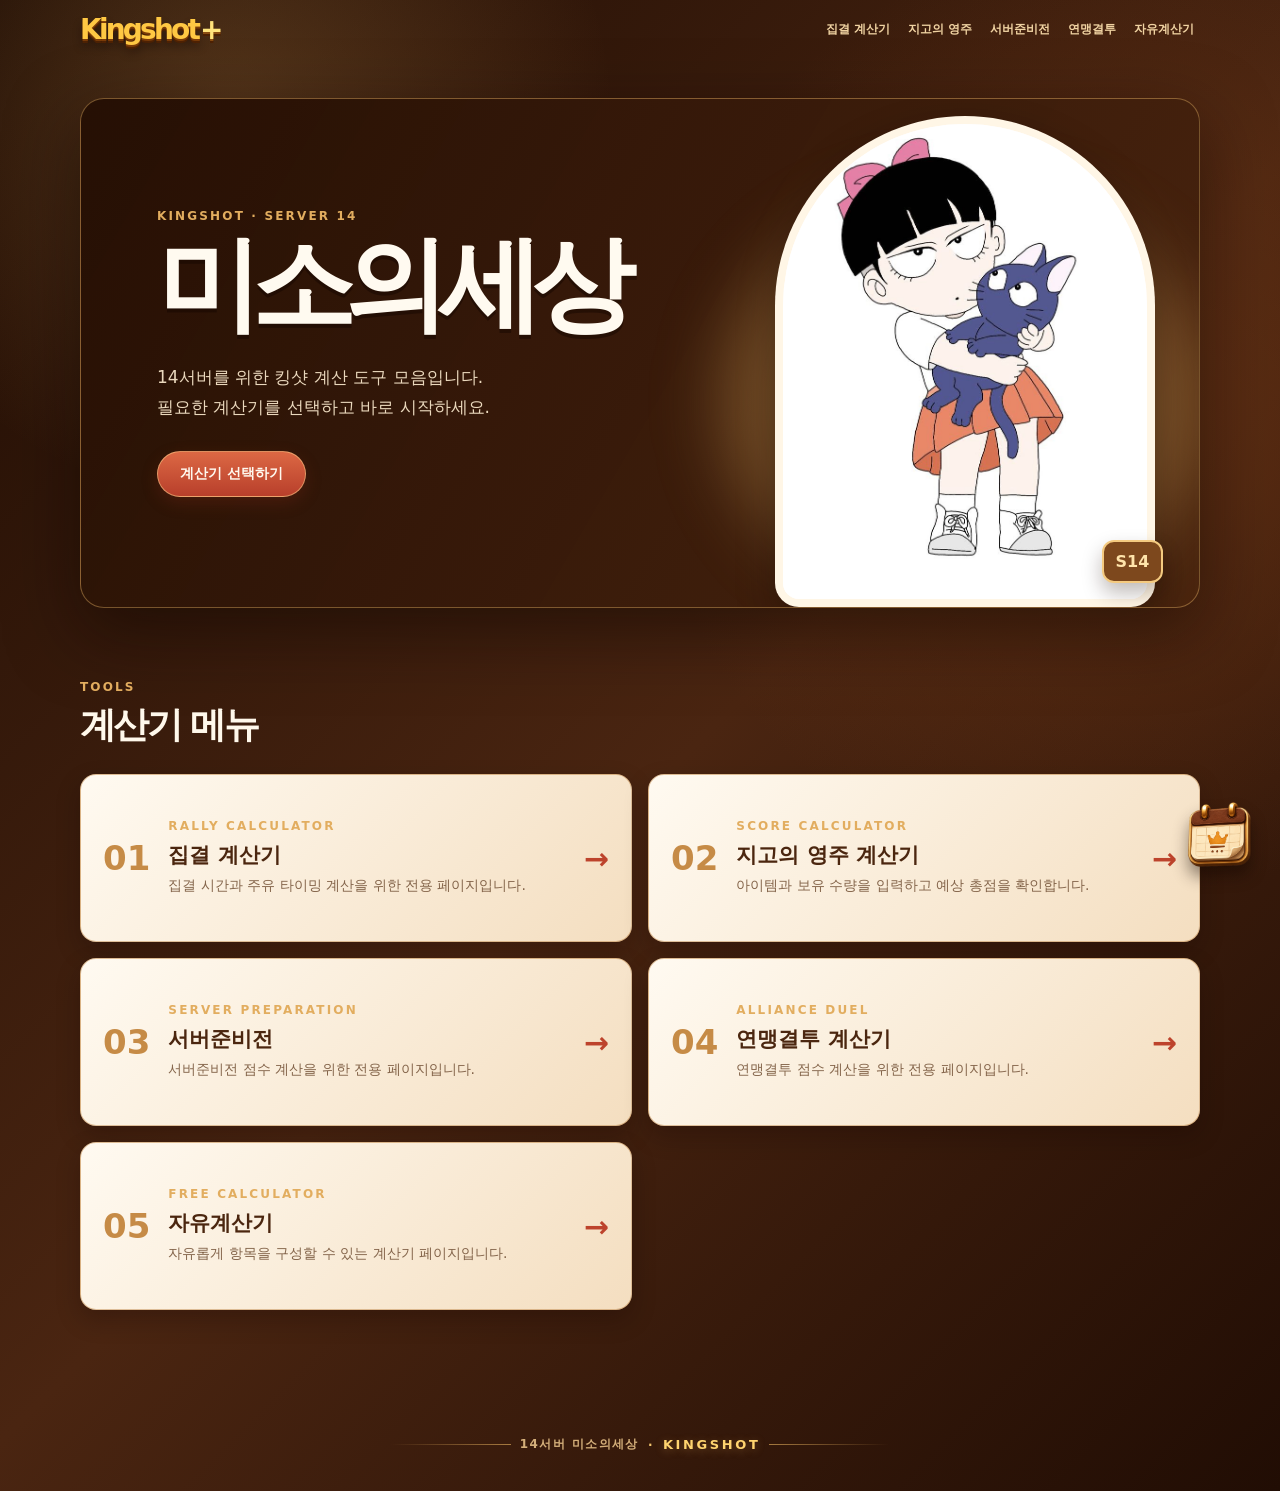
<file: index.html>
<!doctype html>
<html lang="ko">
  <head>
    <meta charset="UTF-8" />
    <meta name="viewport" content="width=device-width, initial-scale=1.0" />
    <meta property="og:type" content="website" />
    <meta property="og:title" content="14서버 미소의세상 · KINGSHOT" />
    <meta
      property="og:description"
      content="14서버 미소의세상 KINGSHOT 계산기 사이트"
    />
    <meta property="og:image" content="main.jpg" />
    <title>미소 계산기</title>
    <link rel="stylesheet" href="index.css?v=20260622-1" />
  </head>
  <body>
    <nav class="top-nav"></nav>
    <main class="site-shell">
      <section class="hero">
        <div class="hero-copy">
          <p class="eyebrow">KINGSHOT · SERVER 14</p>
          <h1>미소의세상</h1>
          <p class="hero-text">
            14서버를 위한 킹샷 계산 도구 모음입니다.<br />
            필요한 계산기를 선택하고 바로 시작하세요.
          </p>
          <a class="hero-button" href="#tools">계산기 선택하기</a>
        </div>
        <div class="portrait-frame">
          <div class="portrait-glow"></div>
          <img src="miso.jpg" alt="미소의세상 대표 이미지" />
          <button
            class="portrait-badge"
            id="serverRulesOpen"
            type="button"
            aria-haspopup="dialog"
            aria-controls="serverRulesModal"
            aria-expanded="false"
          >
            S14
          </button>
        </div>
      </section>

      <section class="tools" id="tools">
        <header class="section-heading">
          <p>TOOLS</p>
          <h2>계산기 메뉴</h2>
        </header>

        <div class="tool-grid">
          <a class="tool-card" href="calculator_departure.html">
            <span class="tool-number">01</span>
            <div>
              <p class="tool-tag">RALLY CALCULATOR</p>
              <h3>집결 계산기</h3>
              <p>집결 시간과 주유 타이밍 계산을 위한 전용 페이지입니다.</p>
            </div>
            <span class="tool-arrow">→</span>
          </a>

          <a class="tool-card" href="calculator_gg.html">
            <span class="tool-number">02</span>
            <div>
              <p class="tool-tag">SCORE CALCULATOR</p>
              <h3>지고의 영주 계산기</h3>
              <p>아이템과 보유 수량을 입력하고 예상 총점을 확인합니다.</p>
            </div>
            <span class="tool-arrow">→</span>
          </a>

          <a class="tool-card" href="calculator_server_prep.html">
            <span class="tool-number">03</span>
            <div>
              <p class="tool-tag">SERVER PREPARATION</p>
              <h3>서버준비전</h3>
              <p>서버준비전 점수 계산을 위한 전용 페이지입니다.</p>
            </div>
            <span class="tool-arrow">→</span>
          </a>

          <a class="tool-card" href="calculator_alliance_duel.html">
            <span class="tool-number">04</span>
            <div>
              <p class="tool-tag">ALLIANCE DUEL</p>
              <h3>연맹결투 계산기</h3>
              <p>연맹결투 점수 계산을 위한 전용 페이지입니다.</p>
            </div>
            <span class="tool-arrow">→</span>
          </a>

          <a class="tool-card" href="calculator_free.html">
            <span class="tool-number">05</span>
            <div>
              <p class="tool-tag">FREE CALCULATOR</p>
              <h3>자유계산기</h3>
              <p>자유롭게 항목을 구성할 수 있는 계산기 페이지입니다.</p>
            </div>
            <span class="tool-arrow">→</span>
          </a>
        </div>
      </section>

      <footer class="site-footer">
        <span>14서버 미소의세상</span>
        <i>·</i>
        <strong>KINGSHOT</strong>
      </footer>
    </main>
    <div class="rules-modal" id="serverRulesModal" hidden>
      <div class="rules-backdrop" data-rules-close></div>
      <section
        class="rules-dialog"
        role="dialog"
        aria-modal="true"
        aria-label="14서버 규칙"
      >
        <button
          class="rules-close"
          type="button"
          aria-label="규칙 모달 닫기"
          data-rules-close
        >
          ×
        </button>
        <div class="rules-grid" aria-label="14서버 규칙 카드">
          <article class="rule-card rule-card-featured">
            <div class="rule-content">
              <h3>곰 규칙</h3>
              <p>
                <strong>1베어</strong> = UTC 12:30,<br />
                한국시간 9시30분에 시작합니다.
              </p>
              <p>
                🔸 집결원 - 110,000명<br />
                <span class="rule-note">
                  (1분이 지난 집결은 병력제한없이 풀병력으로 참여가능)
                </span>
              </p>
              <hr />
              <p>
                <strong>2베어</strong> = UTC 13:30,<br />
                한국시간 10시30에 시작합니다.
              </p>
              <p>🔸 집결원 - 병력제한없이 참여가능</p>
              <div class="rule-group">
                <h4>&lt;1,2베어 통합규칙&gt;</h4>
                <p>
                  집결장 - 최대병력 집결, 2열까지 필수 집결<br />
                  집결원 영웅 - 첸코, 아마데우스<br />
                  아마네, 연우, 마르고, 비비안, 아이바<br />
                  <span class="rule-note">(총 7명)</span>
                </p>
              </div>
            </div>
          </article>
          <article class="rule-card rule-event-card">
            <div class="rule-content">
              <section class="rule-event">
                <h3>♥ 결투장 ♥</h3>
                <p class="rule-schedule">매주 월요일 &amp; 화요일 개장</p>
                <p>
                  <strong>1 SET 부대</strong> : 1등
                  <b class="soldier-infantry">보병</b> + 1등
                  <b class="soldier-cavalry">기병</b> + 3등
                  <b class="soldier-archer">궁병</b><br />
                  <b class="soldier-infantry">보병 60</b> :
                  <b class="soldier-cavalry">기병 40</b> :
                  <b class="soldier-archer">궁병 00</b><br />
                  <strong>2 SET 부대</strong> : 2등
                  <b class="soldier-infantry">보병</b> + 3등
                  <b class="soldier-cavalry">기병</b> + 1등
                  <b class="soldier-archer">궁병</b><br />
                  <b class="soldier-infantry">보병 50</b> :
                  <b class="soldier-cavalry">기병 00</b> :
                  <b class="soldier-archer">궁병 50</b><br />
                  <strong>3 SET 부대</strong> : 3등
                  <b class="soldier-infantry">보병</b> + 2등
                  <b class="soldier-cavalry">기병</b> + 2등
                  <b class="soldier-archer">궁병</b><br />
                  <b class="soldier-infantry">보병 50</b> :
                  <b class="soldier-cavalry">기병 20</b> :
                  <b class="soldier-archer">궁병 30</b>
                </p>
                <p class="rule-note">
                  ※ 1군 / 2군 / 3군을 가지고 1군 1.5군 2.5군을 만드는 목적
                </p>
                <p>
                  참고용 병사 비율 :
                  <b class="soldier-infantry">보병 70</b> :
                  <b class="soldier-cavalry">기병 10</b> :
                  <b class="soldier-archer">궁병 20</b><br />
                  <strong>분석</strong> : 콜로 세움은 백어 / 근접 딜이 강한 적이
                  많아 보병(탱킹 + 지속) 중요 요소 <br />기병(기동성) 적당히 +
                  궁병(원거리) 보조 역할 충분
                </p>
              </section>
            </div>
          </article>
          <article class="rule-card rule-event-card">
            <div class="rule-content">
              <section class="rule-event">
                <h3>💛 생명의 숲 💛</h3>
                <p class="rule-schedule">매주 수요일 &amp; 목요일 개장</p>
                <p>
                  추천 -
                  <b class="soldier-infantry">보병 60</b> :
                  <b class="soldier-cavalry">기병 10</b> :
                  <b class="soldier-archer">궁병 30</b><br />
                  조건 : 균등한(밸런스형) 3종 업글 유저 한정
                </p>
                <p>
                  참고용 병사 비율 :
                  <b class="soldier-infantry">보병 55</b> :
                  <b class="soldier-cavalry">기병 15</b> :
                  <b class="soldier-archer">궁병 30</b><br />
                  <strong>분석</strong> : 지속전 / 회복형 몬스터가 다수 섞여
                  보병 비중이 약간 높기 때문에 보다 많은 궁병 비율로 안전하게
                  딜을 넣는 병사 추천
                </p>
              </section>
              <section class="rule-event">
                <h3>💚 수정 광산 💚</h3>
                <p class="rule-schedule">매주 수요일 &amp; 목요일 개장</p>
                <p>
                  추천 -
                  <b class="soldier-infantry">보병 60</b> :
                  <b class="soldier-cavalry">기병 10</b> :
                  <b class="soldier-archer">궁병 30</b><br />
                  조건 : 균등한(밸런스형) 3종 업글 유저 한정
                </p>
                <p>
                  참고용 병사 비율 :
                  <b class="soldier-infantry">보병 60</b> :
                  <b class="soldier-cavalry">기병 20</b> :
                  <b class="soldier-archer">궁병 20</b><br />
                  <strong>분석</strong> : 단일 강적(탱킹 브루트) or 크리스탈
                  버프로 방어가 강해 보병 중심의(탱킹+지속성) 확보가 중요.
                  기병은 클리어 속도를 위해 보조 역할
                </p>
              </section>
            </div>
          </article>
          <article class="rule-card rule-event-card">
            <div class="rule-content">
              <section class="rule-event">
                <h3>💙 지식의 전당 💙</h3>
                <p class="rule-schedule">매주 금요일 &amp; 토요일 개장</p>
                <p>
                  추천 -
                  <b class="soldier-infantry">보병 60</b> :
                  <b class="soldier-cavalry">기병 10</b> :
                  <b class="soldier-archer">궁병 30</b><br />
                  조건 : 균등한(밸런스형) 3종 업글 유저 한정
                </p>
                <p>
                  참고용 병사 비율 :
                  <b class="soldier-infantry">보병 50</b> :
                  <b class="soldier-cavalry">기병 20</b> :
                  <b class="soldier-archer">궁병 30</b><br />
                  <strong>분석</strong> : 마법 / 원거리 위주의 적이 다수
                  출연하는 구간이 있어 궁병 비중을 어느 정도 유지하면서 보병으로
                  탱킹 주도하여 버티는 조합이 매우 안정적
                </p>
              </section>
              <section class="rule-event">
                <h3>🖤 용맹 요새 🖤</h3>
                <p class="rule-schedule">매주 금요일 &amp; 토요일 개장</p>
                <p>
                  추천 -
                  <b class="soldier-infantry">보병 60</b> :
                  <b class="soldier-cavalry">기병 10</b> :
                  <b class="soldier-archer">궁병 30</b><br />
                  조건 : 균등한(밸런스형) 3종 업글 유저 한정
                </p>
                <p>
                  참고용 병사 비율 :
                  <b class="soldier-infantry">보병 60</b> :
                  <b class="soldier-cavalry">기병 15</b> :
                  <b class="soldier-archer">궁병 25</b><br />
                  <strong>분석</strong> : 요새 / 요새 병 계열이 강해서 많은
                  비중의 보병으로 버티며 궁병의 화력이 좋은 돌파구 &amp; 기병은
                  돌파 / 속전용이 적당한 서포트 역할
                </p>
              </section>
            </div>
          </article>
          <article class="rule-card rule-event-card">
            <div class="rule-content">
              <section class="rule-event">
                <h3>💜 빛나는 첨탑 💜</h3>
                <p class="rule-schedule">매주 일요일 개장</p>
                <p>
                  <strong>1 SET 부대</strong> : 1등
                  <b class="soldier-infantry">보병</b> + 1등
                  <b class="soldier-cavalry">기병</b> + 3등
                  <b class="soldier-archer">궁병</b><br />
                  <b class="soldier-infantry">보병 60</b> :
                  <b class="soldier-cavalry">기병 40</b> :
                  <b class="soldier-archer">궁병 00</b><br />
                  <strong>2 SET 부대</strong> : 2등
                  <b class="soldier-infantry">보병</b> + 3등
                  <b class="soldier-cavalry">기병</b> + 1등
                  <b class="soldier-archer">궁병</b><br />
                  <b class="soldier-infantry">보병 50</b> :
                  <b class="soldier-cavalry">기병 00</b> :
                  <b class="soldier-archer">궁병 50</b><br />
                  <strong>3 SET 부대</strong> : 3등
                  <b class="soldier-infantry">보병</b> + 2등
                  <b class="soldier-cavalry">기병</b> + 2등
                  <b class="soldier-archer">궁병</b><br />
                  <b class="soldier-infantry">보병 50</b> :
                  <b class="soldier-cavalry">기병 20</b> :
                  <b class="soldier-archer">궁병 30</b>
                </p>
                <p class="rule-note">
                  ※ 1군 / 2군 / 3군을 가지고 1군 1.5군 2.5군을 만드는 목적
                </p>
                <p>
                  참고용 병사 비율 :
                  <b class="soldier-infantry">보병 55</b> :
                  <b class="soldier-cavalry">기병 15</b> :
                  <b class="soldier-archer">궁병 30</b><br />
                  <strong>분석</strong> : 층별로 패턴이 다양하지만 주로 원거리 +
                  광역 공격이 두루 섞임, 보병 우선 + 궁병 위주의 비율 권장
                </p>
              </section>
            </div>
          </article>
        </div>
      </section>
    </div>
    <aside class="schedule-widget">
      <section
        class="schedule-panel"
        id="schedulePanel"
        aria-label="킹샷 일정 달력"
        aria-hidden="true"
      >
        <header class="schedule-header">
          <div>
            <p>KINGSHOT SCHEDULE</p>
            <h2 id="scheduleTitle">일정 달력</h2>
          </div>
          <button class="schedule-close" type="button" aria-label="달력 닫기">
            ×
          </button>
        </header>
        <div class="schedule-toolbar">
          <button
            class="schedule-arrow"
            type="button"
            data-schedule-action="prev"
            aria-label="이전 기간"
          >
            ‹
          </button>
          <button
            class="schedule-today"
            type="button"
            data-schedule-action="today"
          >
            현재 이벤트
          </button>
          <button
            class="schedule-arrow"
            type="button"
            data-schedule-action="next"
            aria-label="다음 기간"
          >
            ›
          </button>
          <button
            class="schedule-view-toggle"
            type="button"
            data-schedule-action="toggle"
          >
            월 전체 보기
          </button>
        </div>
        <div class="schedule-grid" id="scheduleGrid"></div>
      </section>
      <button
        class="schedule-launcher"
        type="button"
        aria-label="일정 달력 열기"
        aria-expanded="false"
        aria-controls="schedulePanel"
      >
        <img src="schedule.png" alt="" />
      </button>
    </aside>
    <script src="nav.js?v=20260602-1"></script>
    <script src="schedule.js?v=20260611-1"></script>
    <script>
      const serverRulesOpen = document.querySelector("#serverRulesOpen");
      const serverRulesModal = document.querySelector("#serverRulesModal");
      const serverRulesCloseButtons =
        serverRulesModal.querySelectorAll("[data-rules-close]");

      function openServerRules() {
        serverRulesModal.hidden = false;
        serverRulesOpen.setAttribute("aria-expanded", "true");
        document.body.classList.add("rules-open");
        serverRulesModal.querySelector(".rules-close").focus();
      }

      function closeServerRules() {
        serverRulesModal.hidden = true;
        serverRulesOpen.setAttribute("aria-expanded", "false");
        document.body.classList.remove("rules-open");
        serverRulesOpen.focus();
      }

      serverRulesOpen.addEventListener("click", openServerRules);
      serverRulesCloseButtons.forEach((button) => {
        button.addEventListener("click", closeServerRules);
      });
      document.addEventListener("keydown", (event) => {
        if (event.key === "Escape" && !serverRulesModal.hidden) {
          closeServerRules();
        }
      });
    </script>
  </body>
</html>
</file>
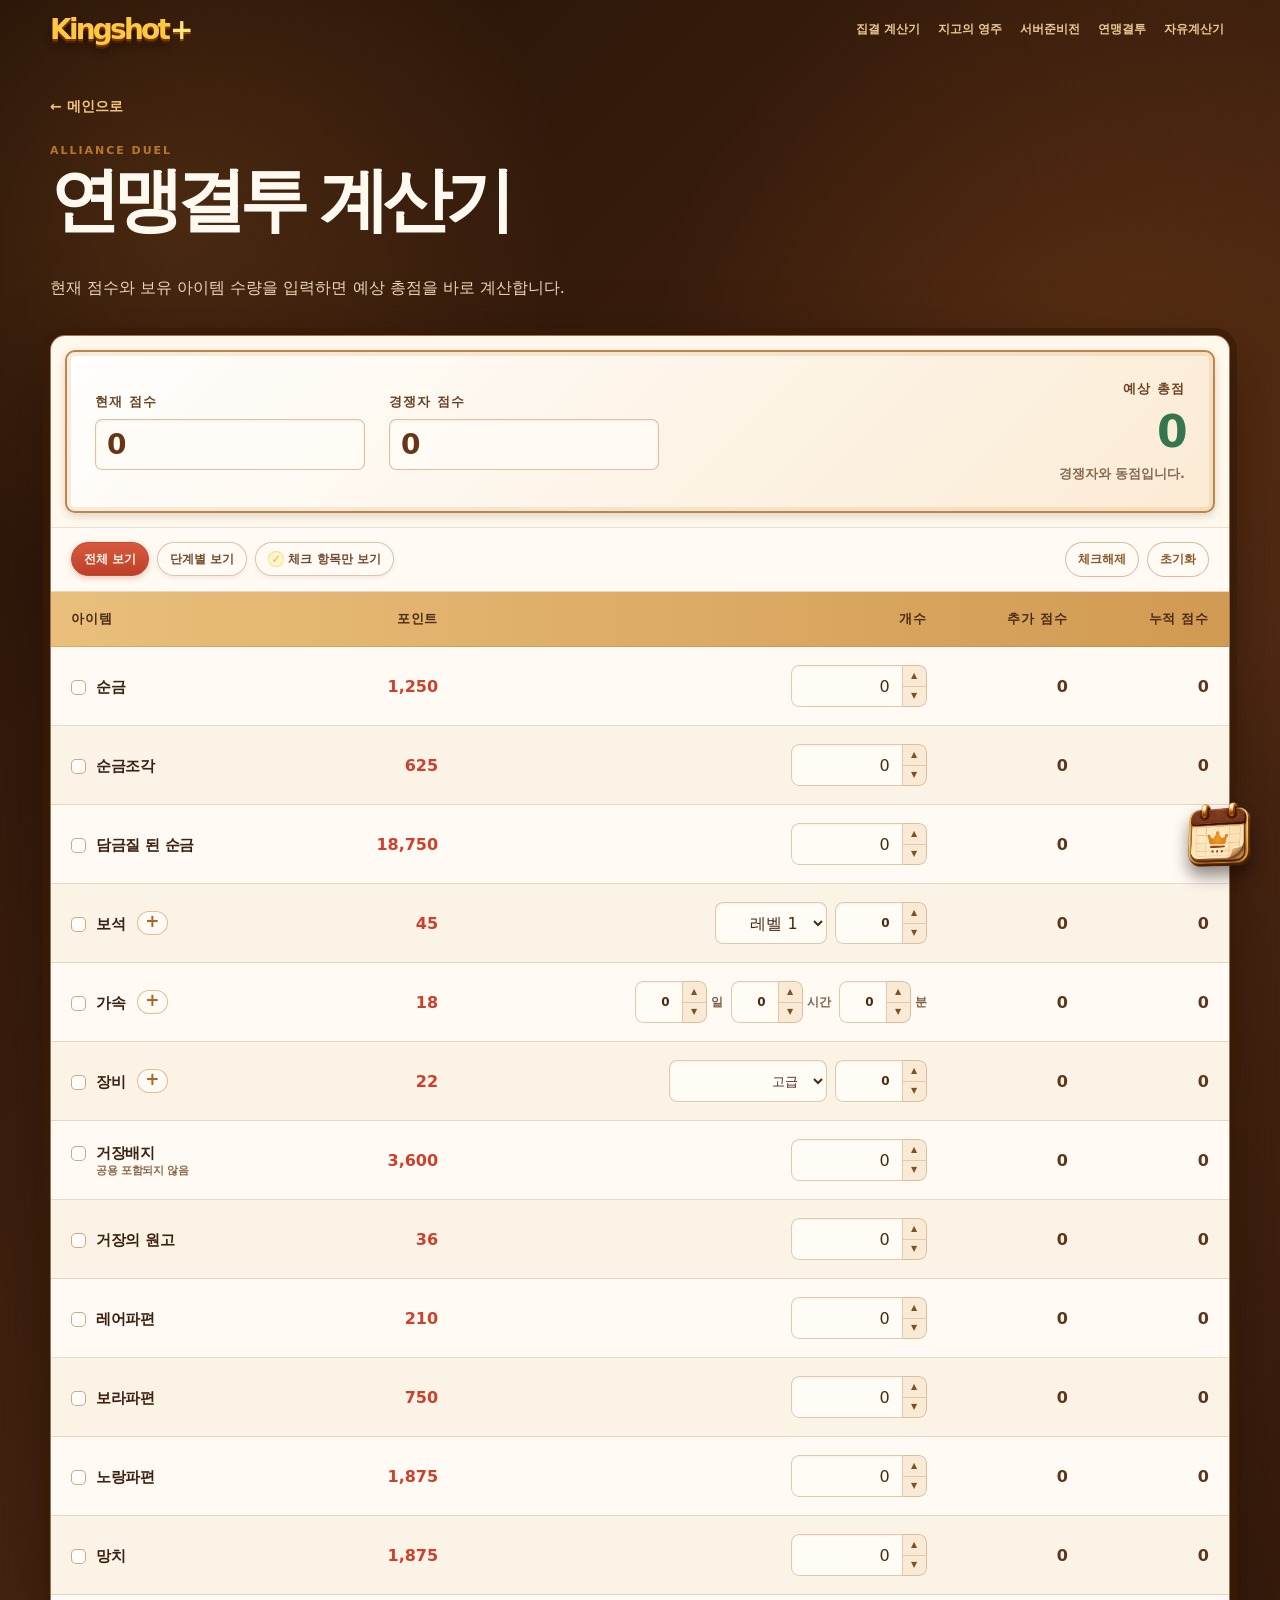
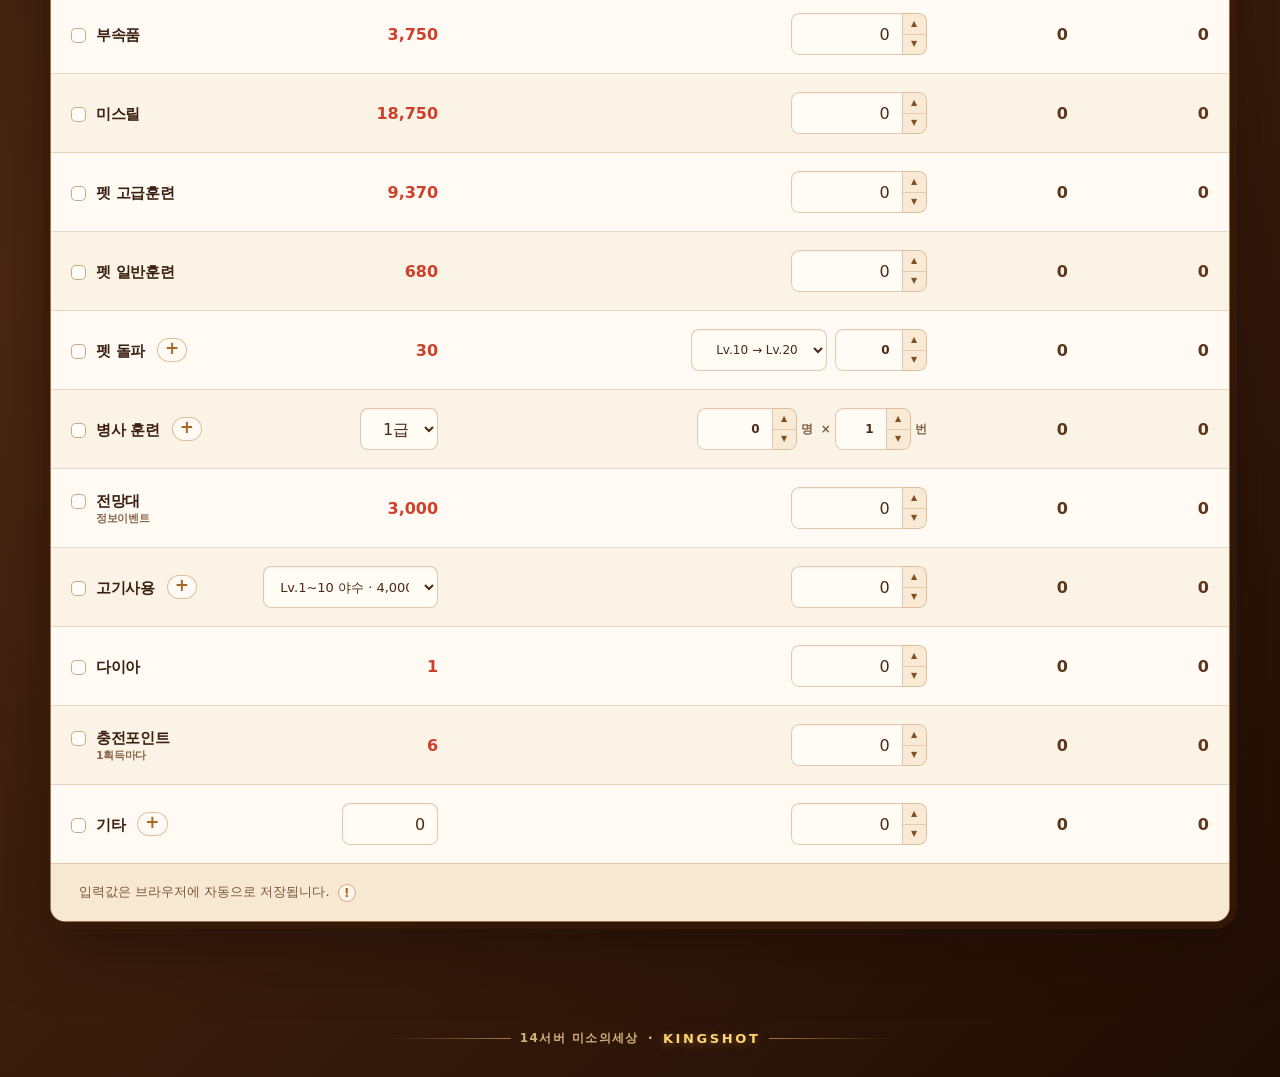
<file: calculator_alliance_duel.html>
<!doctype html>
<html lang="ko">
  <head>
    <meta charset="UTF-8" />
    <meta name="viewport" content="width=device-width, initial-scale=1.0" />
    <title>계산기</title>
    <link rel="stylesheet" href="calculator_gg.css?v=20260622-20" />
    <link rel="stylesheet" href="schedule.css?v=20260603-1" />
  </head>
  <body class="alliance-duel-page">
    <nav class="top-nav"></nav>
    <main class="page">
      <a class="back-link" href="index.html">← 메인으로</a>
      <header class="page-header">
        <p class="eyebrow">ALLIANCE DUEL</p>
        <h1>연맹결투 계산기</h1>
        2
        <p>
          현재 점수와 보유 아이템 수량을 입력하면 예상 총점을 바로 계산합니다.
        </p>
      </header>

      <section class="calculator" aria-label="지고 점수 계산기">
        <header class="score-header">
          <div class="score-inputs">
            <label>
              <span class="score-label">현재 점수</span>
              <input
                class="current-score"
                id="currentScore"
                type="text"
                inputmode="numeric"
                value="0"
              />
            </label>
            <label>
              <span class="score-label">경쟁자 점수</span>
              <input
                class="current-score"
                id="competitorScore"
                type="text"
                inputmode="numeric"
                value="0"
              />
            </label>
          </div>
          <div class="result" aria-live="polite">
            <span class="result-label">예상 총점</span>
            <strong class="total" id="totalScore">0</strong>
            <span class="comparison" id="comparison">경쟁자와 동점입니다.</span>
          </div>
        </header>

        <div class="view-controls">
          <button class="view-toggle active" id="showAllButton" type="button">
            전체 보기
          </button>
          <div class="stage-view">
            <button
              class="view-toggle"
              id="showStageButton"
              type="button"
              aria-expanded="false"
            >
              단계별 보기
            </button>
            <div class="stage-menu" id="stageMenu" hidden>
              <button type="button" data-stage="1">1단계</button>
              <button type="button" data-stage="2">2단계</button>
              <button type="button" data-stage="3">3단계</button>
              <button type="button" data-stage="4">4단계</button>
              <button type="button" data-stage="5">5단계</button>
              <button type="button" data-stage="6">6단계</button>
            </div>
          </div>
          <button class="view-toggle" id="showSelectedButton" type="button">
            <span class="selected-check-icon" aria-hidden="true">✓</span>
            체크 항목만 보기
          </button>
          <button class="reset" id="clearPinsButton" type="button">
            체크해제
          </button>
          <button class="reset" id="resetButton" type="button">초기화</button>
        </div>

        <div class="table-wrap">
          <table>
            <colgroup>
              <col class="alliance-item-col" />
              <col class="alliance-point-col" />
              <col class="alliance-count-col" />
              <col class="alliance-score-col" />
              <col class="alliance-score-col" />
            </colgroup>
            <thead>
              <tr>
                <th scope="col">아이템</th>
                <th scope="col">포인트</th>
                <th scope="col">개수</th>
                <th scope="col">추가 점수</th>
                <th scope="col">누적 점수</th>
              </tr>
            </thead>
            <tbody id="scoreRows"></tbody>
          </table>
        </div>

        <footer class="footer">
          <p>
            입력값은 브라우저에 자동으로 저장됩니다.
            <span class="storage-help">
              <button
                class="storage-help-button"
                type="button"
                aria-label="자동 저장 안내"
              >
                !
              </button>
              <span class="storage-tooltip" role="tooltip">
                <span>같은 기기, 같은 브라우저에서 다시 열면 복원됩니다.</span>
                <span>다른 컴퓨터나 다른 브라우저에는 공유되지 않습니다.</span>
                <span
                  >시크릿 모드 종료, 브라우저 데이터 삭제 시 사라질 수
                  있습니다.</span
                >
                <span>서버로 전송되지는 않습니다.</span>
              </span>
            </span>
          </p>
        </footer>
      </section>
    </main>

    <footer class="site-footer">
      <span>14서버 미소의세상</span>
      <i>·</i>
      <strong>KINGSHOT</strong>
    </footer>

    <aside class="schedule-widget">
      <section
        class="schedule-panel"
        id="schedulePanel"
        aria-label="킹샷 일정 달력"
        aria-hidden="true"
      >
        <header class="schedule-header">
          <div>
            <p>KINGSHOT SCHEDULE</p>
            <h2 id="scheduleTitle">일정 달력</h2>
          </div>
          <button class="schedule-close" type="button" aria-label="달력 닫기">
            ×
          </button>
        </header>
        <div class="schedule-toolbar">
          <button
            class="schedule-arrow"
            type="button"
            data-schedule-action="prev"
            aria-label="이전 기간"
          >
            ‹
          </button>
          <button
            class="schedule-today"
            type="button"
            data-schedule-action="today"
          >
            현재 이벤트
          </button>
          <button
            class="schedule-arrow"
            type="button"
            data-schedule-action="next"
            aria-label="다음 기간"
          >
            ›
          </button>
          <button
            class="schedule-view-toggle"
            type="button"
            data-schedule-action="toggle"
          >
            월 전체 보기
          </button>
        </div>
        <div class="schedule-grid" id="scheduleGrid"></div>
      </section>
      <button
        class="schedule-launcher"
        type="button"
        aria-label="일정 달력 열기"
        aria-expanded="false"
        aria-controls="schedulePanel"
      >
        <img src="schedule.png" alt="" />
      </button>
    </aside>

    <script src="nav.js?v=20260602-1"></script>
    <script src="schedule.js?v=20260611-1"></script>
    <script>
      const GEM_MULTIPLIERS = [
        0, 625, 1250, 3125, 8750, 11250, 12500, 12500, 13000, 14000, 15000,
        16000,
      ];
      const PET_BREAKTHROUGH_POINT = 30;
      const TRAINING_POINTS = [0, 1, 1, 2, 3, 4, 7, 10, 14, 18, 24, 30];
      const EQUIPMENT_OPTIONS = [
        { name: "고급", score: 1125 },
        { name: "고급 (1성)", score: 1875 },
        { name: "레어", score: 3000 },
        { name: "레어 (1성)", score: 4500 },
        { name: "레어 (2성)", score: 5100 },
        { name: "레어 (3성)", score: 5440 },
        { name: "에픽", score: 3230 },
        { name: "에픽 (1성)", score: 3230 },
        { name: "에픽 (2성)", score: 3225 },
        { name: "에픽 (3성)", score: 3225 },
        { name: "에픽 T1", score: 3440 },
        { name: "에픽 T1 (1성)", score: 3440 },
        { name: "에픽 T1 (2성)", score: 4085 },
        { name: "에픽 T1 (3성)", score: 4085 },
        { name: "레전드", score: 6250 },
        { name: "레전드 (1성)", score: 6250 },
        { name: "레전드 (2성)", score: 6250 },
        { name: "레전드 (3성)", score: 6250 },
        { name: "레전드 T1", score: 6250 },
        { name: "레전드 T1 (1성)", score: 6250 },
        { name: "레전드 T1 (2성)", score: 6250 },
        { name: "레전드 T1 (3성)", score: 6250 },
        { name: "레전드 T2", score: 6250 },
        { name: "레전드 T2 (1성)", score: 6250 },
        { name: "레전드 T2 (2성)", score: 6250 },
        { name: "레전드 T2 (3성)", score: 6250 },
        { name: "레전드 T3", score: 9000 },
        { name: "레전드 T3 (1성)", score: 9000 },
        { name: "레전드 T3 (2성)", score: 9000 },
        { name: "레전드 T3 (3성)", score: 9000 },
        { name: "신화", score: 12000 },
        { name: "신화 (1성)", score: 12000 },
        { name: "신화 (2성)", score: 12000 },
        { name: "신화 (3성)", score: 12000 },
      ];
      const MEAT_USE_OPTIONS = [
        { name: "Lv.1~10 야수", score: 4000 },
        { name: "Lv.11~15 야수", score: 4500 },
        { name: "Lv.16~20 야수", score: 5000 },
        { name: "Lv.21~25 야수", score: 5500 },
        { name: "Lv.26~30 야수", score: 6000 },
        { name: "괴수", score: 15000 },
      ];
      const PET_BREAKTHROUGH_OPTIONS = [
        { name: "Lv.10 → Lv.20", score: 500 },
        { name: "Lv.20 → Lv.30", score: 1000 },
        { name: "Lv.30 → Lv.40", score: 2000 },
        { name: "Lv.40 → Lv.50", score: 3000 },
        { name: "Lv.50 → Lv.60", score: 4500 },
        { name: "Lv.60 → Lv.70", score: 6750 },
        { name: "Lv.70 → Lv.80", score: 10000 },
        { name: "Lv.80 → Lv.90", score: 12000 },
        { name: "Lv.90 → Lv.100", score: 14500 },
        { name: "Lv.100 → Lv.110", score: 17500 },
      ];
      const DEFAULT_SCORE = 0;
      const STORAGE_KEY = "kingshot-alliance-duel-score-v1";
      const items = [
        { id: "pureGold", name: "순금", point: 1250 },
        { id: "goldPiece", name: "순금조각", point: 625 },
        { id: "tempering", name: "담금질 된 순금", point: 18750 },
        { id: "gem", name: "보석", point: 45, isGem: true },
        { id: "speedup", name: "가속", point: 18, isTime: true },
        { id: "equipment", name: "장비", point: 22, isEquipment: true },
        {
          id: "masterBadge",
          name: "거장배지",
          point: 3600,
          note: "공용 포함되지 않음",
        },
        { id: "masterManuscript", name: "거장의 원고", point: 36 },
        {
          id: "rareShard",
          name: "레어파편",
          point: 210,
        },
        {
          id: "purpleShard",
          name: "보라파편",
          point: 750,
        },
        {
          id: "yellowShard",
          name: "노랑파편",
          point: 1875,
        },
        { id: "hammer", name: "망치", point: 1875 },
        { id: "component", name: "부속품", point: 3750 },
        { id: "mithril", name: "미스릴", point: 18750 },
        { id: "advancedTraining", name: "펫 고급훈련", point: 9370 },
        { id: "normalTraining", name: "펫 일반훈련", point: 680 },
        { id: "petBreakthrough", name: "펫 돌파", isPetBreakthrough: true },
        { id: "soldierTraining", name: "병사 훈련", isSoldier: true },
        {
          id: "observatoryInfo",
          name: "전망대",
          point: 3000,
          note: "정보이벤트",
        },
        { id: "meatUse", name: "고기사용", isMeatUse: true },
        { id: "diamondUse", name: "다이아", point: 1 },
        {
          id: "chargePoint",
          name: "충전포인트",
          point: 6,
          note: "1획득마다",
        },
        { id: "other", name: "기타", isCustom: true },
      ];
      const STAGE_ITEMS = {
        1: [
          "tempering",
          "pureGold",
          "goldPiece",
          "speedup",
          "masterBadge",
          "masterManuscript",
          "diamondUse",
          "chargePoint",
        ],
        2: [
          "rareShard",
          "purpleShard",
          "yellowShard",
          "tempering",
          "pureGold",
          "goldPiece",
          "speedup",
          "observatoryInfo",
          "masterBadge",
          "masterManuscript",
          "diamondUse",
          "chargePoint",
        ],
        3: [
          "gem",
          "petBreakthrough",
          "advancedTraining",
          "normalTraining",
          "diamondUse",
          "chargePoint",
        ],
        4: [
          "gem",
          "hammer",
          "component",
          "mithril",
          "soldierTraining",
          "observatoryInfo",
          "diamondUse",
          "chargePoint",
        ],
        5: [
          "equipment",
          "tempering",
          "pureGold",
          "goldPiece",
          "speedup",
          "meatUse",
          "diamondUse",
          "chargePoint",
        ],
        6: [
          "equipment",
          "gem",
          "hammer",
          "component",
          "mithril",
          "rareShard",
          "purpleShard",
          "yellowShard",
          "petBreakthrough",
          "advancedTraining",
          "normalTraining",
          "tempering",
          "pureGold",
          "goldPiece",
          "speedup",
          "meatUse",
          "diamondUse",
          "chargePoint",
        ],
      };

      const rows = document.querySelector("#scoreRows");
      const currentScore = document.querySelector("#currentScore");
      const competitorScore = document.querySelector("#competitorScore");
      const totalScore = document.querySelector("#totalScore");
      const comparison = document.querySelector("#comparison");
      const resetButton = document.querySelector("#resetButton");
      const showAllButton = document.querySelector("#showAllButton");
      const showStageButton = document.querySelector("#showStageButton");
      const stageMenu = document.querySelector("#stageMenu");
      const showSelectedButton = document.querySelector("#showSelectedButton");
      const clearPinsButton = document.querySelector("#clearPinsButton");
      const numberFormat = new Intl.NumberFormat("ko-KR");
      let showSelectedOnly = false;

      function closeStageMenu() {
        stageMenu.hidden = true;
        showStageButton.setAttribute("aria-expanded", "false");
      }

      function clearStageView() {
        closeStageMenu();
        showStageButton.classList.remove("active");
        stageMenu.querySelectorAll("[data-stage]").forEach((button) => {
          button.classList.remove("active");
        });
      }

      function parseNumeric(value) {
        return Math.max(0, Number(String(value).replace(/[^0-9]/g, "")) || 0);
      }

      function formatNumeric(value) {
        return numberFormat.format(parseNumeric(value));
      }

      const stepperSelector =
        ".qty-input, .gem-count-input, .time-input, .soldier-count-input, .equipment-count-input, .pet-breakthrough-count-input";

      function enhanceNumericControls() {
        document.querySelectorAll(stepperSelector).forEach((input) => {
          if (input.parentElement.classList.contains("numeric-control")) return;

          const wrapper = document.createElement("span");
          wrapper.className = "numeric-control";
          input.parentNode.insertBefore(wrapper, input);
          wrapper.appendChild(input);
          wrapper.insertAdjacentHTML(
            "beforeend",
            '<span class="stepper-buttons"><button data-step="1" type="button" aria-label="1 증가">▲</button><button data-step="-1" type="button" aria-label="1 감소">▼</button></span>',
          );
        });
      }

      function getSavedState() {
        try {
          return JSON.parse(localStorage.getItem(STORAGE_KEY)) || {};
        } catch {
          return {};
        }
      }

      function makeGemEntry(entry, index) {
        const options = GEM_MULTIPLIERS.map(
          (_, level) =>
            `<option value="${level}" ${level === entry.level ? "selected" : ""}>레벨 ${level}</option>`,
        )
          .slice(1)
          .join("");
        return `
          <div class="gem-entry">
            ${index > 0 ? '<button class="entry-remove" data-remove-gem type="button">삭제</button>' : '<span class="entry-remove-spacer"></span>'}
            <select class="gem-select" data-gem-level aria-label="보석 레벨">${options}</select>
            <label><input class="gem-count-input" data-gem-count aria-label="보석 개수" type="text" inputmode="numeric" value="${formatNumeric(entry.count)}"></label>
          </div>
        `;
      }

      function makeTimeEntry(entry, index) {
        const days = Math.floor(entry.minutes / 1440);
        const hours = Math.floor((entry.minutes % 1440) / 60);
        const minutes = entry.minutes % 60;
        return `
          <div class="time-entry">
            ${index > 0 ? '<button class="entry-remove" data-remove-time type="button">삭제</button>' : '<span class="entry-remove-spacer"></span>'}
            <label><input class="time-input" data-day aria-label="가속 일" type="text" inputmode="numeric" value="${formatNumeric(days)}"><span>일</span></label>
            <label><input class="time-input" data-hour aria-label="가속 시간" type="text" inputmode="numeric" value="${formatNumeric(hours)}"><span>시간</span></label>
            <label><input class="time-input" data-minute aria-label="가속 분" type="text" inputmode="numeric" value="${formatNumeric(minutes)}"><span>분</span></label>
          </div>
        `;
      }

      function makeSoldierTierEntry(entry) {
        const options = TRAINING_POINTS.slice(1)
          .map((_, offset) => {
            const tier = offset + 1;
            return `<option value="${tier}" ${tier === entry.tier ? "selected" : ""}>${tier}급</option>`;
          })
          .join("");
        return `<select class="soldier-select" data-soldier-tier aria-label="병사 훈련 등급">${options}</select>`;
      }

      function makeSoldierEntry(entry, index) {
        return `
          <div class="soldier-entry" data-soldier-index="${index}">
            ${index > 0 ? '<button class="entry-remove" data-remove-soldier type="button">삭제</button>' : '<span class="entry-remove-spacer"></span>'}
            <label><input class="soldier-count-input" data-soldier-count aria-label="병사 훈련 명수" type="text" inputmode="numeric" value="${formatNumeric(entry.count)}"><span>명</span></label>
            <label><span>×</span><input class="soldier-count-input soldier-times-input" data-soldier-times aria-label="병사 훈련 횟수" type="text" inputmode="numeric" value="${formatNumeric(entry.times ?? 1)}"><span>번</span></label>
          </div>
        `;
      }

      function makeEquipmentEntry(entry, index) {
        const options = EQUIPMENT_OPTIONS.map(
          (option, optionIndex) =>
            `<option value="${optionIndex}" ${optionIndex === entry.option ? "selected" : ""}>${option.name}</option>`,
        ).join("");
        return `
          <div class="equipment-entry">
            ${index > 0 ? '<button class="entry-remove" data-remove-equipment type="button">삭제</button>' : '<span class="entry-remove-spacer"></span>'}
            <select class="equipment-select" data-equipment-option aria-label="장비 등급">${options}</select>
            <label><input class="equipment-count-input" data-equipment-count aria-label="장비 개수" type="text" inputmode="numeric" value="${formatNumeric(entry.count)}"></label>
          </div>
        `;
      }

      function makeMeatUseOptionEntry(entry, index) {
        const options = MEAT_USE_OPTIONS.map(
          (option, optionIndex) =>
            `<option value="${optionIndex}" ${optionIndex === entry.option ? "selected" : ""}>${option.name} · ${numberFormat.format(option.score)}P</option>`,
        ).join("");
        return `
          <div class="equipment-entry meat-use-option-entry" data-meat-use-index="${index}">
            ${index > 0 ? `<button class="entry-remove" data-remove-meat-use="${index}" type="button">삭제</button>` : '<span class="entry-remove-spacer"></span>'}
            <select class="equipment-select meat-use-select" data-meat-use-option aria-label="고기사용 메뉴">${options}</select>
          </div>
        `;
      }

      function makeMeatUseCountEntry(entry, index) {
        return `
          <div class="equipment-entry meat-use-count-entry" data-meat-use-index="${index}">
            <label><input class="equipment-count-input" data-meat-use-count aria-label="고기사용 개수" type="text" inputmode="numeric" value="${formatNumeric(entry.count)}"></label>
          </div>
        `;
      }

      function makeCustomPointEntry(entry, index) {
        return `
          <div class="equipment-entry custom-point-entry" data-custom-index="${index}">
            ${index > 0 ? `<button class="entry-remove" data-remove-custom="${index}" type="button">삭제</button>` : '<span class="entry-remove-spacer"></span>'}
            <input class="custom-point-input" data-custom-point aria-label="기타 포인트" type="text" inputmode="numeric" value="${formatNumeric(entry.point)}">
          </div>
        `;
      }

      function makeCustomCountEntry(entry, index) {
        return `
          <div class="equipment-entry custom-count-entry" data-custom-index="${index}">
            <label><input class="equipment-count-input" data-custom-count aria-label="기타 개수" type="text" inputmode="numeric" value="${formatNumeric(entry.count)}"></label>
          </div>
        `;
      }

      function makePetBreakthroughEntry(entry, index) {
        const options = PET_BREAKTHROUGH_OPTIONS.map(
          (option, optionIndex) =>
            `<option value="${optionIndex}" ${optionIndex === entry.option ? "selected" : ""}>${option.name}</option>`,
        ).join("");
        return `
          <div class="pet-breakthrough-entry">
            ${index > 0 ? '<button class="entry-remove" data-remove-pet-breakthrough type="button">삭제</button>' : '<span class="entry-remove-spacer"></span>'}
            <select class="pet-breakthrough-select" data-pet-breakthrough-option aria-label="펫 돌파 단계">${options}</select>
            <label><input class="pet-breakthrough-count-input" data-pet-breakthrough-count aria-label="펫 돌파 개수" type="text" inputmode="numeric" value="${formatNumeric(entry.count)}"></label>
          </div>
        `;
      }

      function makeAddButton(item) {
        if (item.isGem)
          return '<button class="title-add" data-add-gem type="button" aria-label="보석 추가">+</button>';
        if (item.isTime)
          return '<button class="title-add" data-add-time type="button" aria-label="가속 추가">+</button>';
        if (item.isSoldier)
          return '<button class="title-add" data-add-soldier type="button" aria-label="병사 훈련 추가">+</button>';
        if (item.isEquipment)
          return '<button class="title-add" data-add-equipment type="button" aria-label="장비 추가">+</button>';
        if (item.isMeatUse)
          return '<button class="title-add" data-add-meat-use type="button" aria-label="고기사용 추가">+</button>';
        if (item.isPetBreakthrough)
          return '<button class="title-add" data-add-pet-breakthrough type="button" aria-label="펫 돌파 추가">+</button>';
        if (item.isCustom)
          return '<button class="title-add" data-add-custom type="button" aria-label="기타 추가">+</button>';
        return "";
      }

      function makeQuantityControl(item, quantity) {
        if (item.isGem) {
          const entries = Array.isArray(savedState.gemEntries)
            ? savedState.gemEntries
            : [
                {
                  level: Math.max(1, quantity),
                  count: Math.max(
                    0,
                    Number(savedState[`${item.id}Count`]) || 0,
                  ),
                },
              ];
          return `
            <div class="gem-inputs">
              <div class="gem-entries">${entries.map(makeGemEntry).join("")}</div>
            </div>
          `;
        }

        if (item.isTime) {
          const entries = Array.isArray(savedState.timeEntries)
            ? savedState.timeEntries
            : [{ minutes: quantity }];
          return `
            <div class="time-inputs">
              ${entries.map(makeTimeEntry).join("")}
            </div>
          `;
        }

        if (item.isSoldier) {
          const entries = Array.isArray(savedState.soldierEntries)
            ? savedState.soldierEntries
            : [{ tier: 1, count: 0, times: 1 }];
          return `<div class="soldier-inputs">${entries.map(makeSoldierEntry).join("")}</div>`;
        }

        if (item.isEquipment) {
          const entries = Array.isArray(savedState.equipmentEntries)
            ? savedState.equipmentEntries
            : [{ option: 0, count: 0 }];
          return `<div class="equipment-inputs">${entries.map(makeEquipmentEntry).join("")}</div>`;
        }

        if (item.isMeatUse) {
          const entries = Array.isArray(savedState.meatUseEntries)
            ? savedState.meatUseEntries
            : [{ option: 0, count: 0 }];
          return `<div class="equipment-inputs meat-use-count-inputs">${entries.map(makeMeatUseCountEntry).join("")}</div>`;
        }

        if (item.isPetBreakthrough) {
          const entries = Array.isArray(savedState.petBreakthroughEntries)
            ? savedState.petBreakthroughEntries
            : [{ option: 0, count: 0 }];
          return `<div class="pet-breakthrough-inputs">${entries.map(makePetBreakthroughEntry).join("")}</div>`;
        }

        if (item.isCustom) {
          const entries = Array.isArray(savedState.otherEntries)
            ? savedState.otherEntries
            : [
                {
                  point: Math.max(0, Number(savedState.otherPoint) || 0),
                  count: quantity,
                },
              ];
          return `<div class="equipment-inputs custom-count-inputs">${entries.map(makeCustomCountEntry).join("")}</div>`;
        }

        return `<input class="qty-input" data-id="${item.id}" aria-label="${item.name} 개수" type="text" inputmode="numeric" value="${formatNumeric(quantity)}">`;
      }

      let savedState = {};

      function renderRows(state = {}) {
        savedState = state;
        rows.innerHTML = items
          .map((item) => {
            const quantity = Math.max(0, Number(state[item.id]) || 0);
            const soldierEntries = Array.isArray(state.soldierEntries)
              ? state.soldierEntries
              : [{ tier: 1, count: 0, times: 1 }];
            const meatUseEntries = Array.isArray(state.meatUseEntries)
              ? state.meatUseEntries
              : [{ option: 0, count: 0 }];
            const customEntries = Array.isArray(state.otherEntries)
              ? state.otherEntries
              : [
                  {
                    point: Math.max(0, Number(state.otherPoint) || 0),
                    count: quantity,
                  },
                ];
            const pointCell = item.isCustom
              ? `<div class="equipment-inputs custom-point-inputs">${customEntries.map(makeCustomPointEntry).join("")}</div>`
              : item.isSoldier
                ? `<div class="soldier-tier-inputs">${soldierEntries.map(makeSoldierTierEntry).join("")}</div>`
                : item.isMeatUse
                  ? `<div class="equipment-inputs meat-use-option-inputs">${meatUseEntries.map(makeMeatUseOptionEntry).join("")}</div>`
                  : item.isPetBreakthrough
                    ? `<span class="point">${numberFormat.format(PET_BREAKTHROUGH_POINT)}</span>`
                    : `<span class="point">${numberFormat.format(item.point || 0)}</span>`;
            const note = item.note
              ? `<span class="item-note">${item.note}</span>`
              : "";
            const isPinned = Array.isArray(state.pinnedItems)
              ? state.pinnedItems.includes(item.id)
              : false;
            return `
          <tr data-row="${item.id}">
            <td class="item-name">
              <label class="item-pin">
                <input data-pin-item="${item.id}" type="checkbox" ${isPinned ? "checked" : ""}>
                <span class="item-copy">
                  <span class="item-title">${item.name}</span>
                  ${note}
                </span>
              </label>
              ${makeAddButton(item)}
            </td>
            <td>${pointCell}</td>
            <td>${makeQuantityControl(item, quantity)}</td>
            <td class="subtotal" data-subtotal="${item.id}">0</td>
            <td class="subtotal" data-running="${item.id}">0</td>
          </tr>
        `;
          })
          .join("");
        enhanceNumericControls();
      }

      function readQuantity(item) {
        if (
          item.isGem ||
          item.isTime ||
          item.isSoldier ||
          item.isEquipment ||
          item.isMeatUse ||
          item.isCustom ||
          item.isPetBreakthrough
        ) {
          return 0;
        }

        const id = item.id;
        const input = document.querySelector(`[data-id="${id}"]`);
        return Math.floor(parseNumeric(input.value));
      }

      function readGemEntries() {
        return Array.from(document.querySelectorAll(".gem-entry")).map(
          (entry) => ({
            level: Math.max(
              1,
              Math.floor(
                Number(entry.querySelector("[data-gem-level]").value) || 0,
              ),
            ),
            count: Math.max(
              0,
              Math.floor(
                parseNumeric(entry.querySelector("[data-gem-count]").value),
              ),
            ),
          }),
        );
      }

      function readTimeEntries() {
        return Array.from(document.querySelectorAll(".time-entry")).map(
          (entry) => ({
            minutes:
              Math.max(
                0,
                Math.floor(
                  parseNumeric(entry.querySelector("[data-day]").value),
                ),
              ) *
                1440 +
              Math.max(
                0,
                Math.floor(
                  parseNumeric(entry.querySelector("[data-hour]").value),
                ),
              ) *
                60 +
              Math.max(
                0,
                Math.floor(
                  parseNumeric(entry.querySelector("[data-minute]").value),
                ),
              ),
          }),
        );
      }

      function readSoldierEntries() {
        const tierInputs = Array.from(
          document.querySelectorAll("[data-soldier-tier]"),
        );
        return Array.from(document.querySelectorAll(".soldier-entry")).map(
          (entry, index) => ({
            tier: Math.max(
              1,
              Math.floor(Number(tierInputs[index]?.value) || 1),
            ),
            count: Math.max(
              0,
              Math.floor(
                parseNumeric(entry.querySelector("[data-soldier-count]").value),
              ),
            ),
            times: Math.max(
              0,
              Math.floor(
                parseNumeric(entry.querySelector("[data-soldier-times]").value),
              ),
            ),
          }),
        );
      }

      function readEquipmentEntries() {
        const optionInputs = Array.from(
          document.querySelectorAll("[data-equipment-option]"),
        );
        const countInputs = Array.from(
          document.querySelectorAll("[data-equipment-count]"),
        );
        return optionInputs.map((input, index) => ({
          option: Math.max(0, Math.floor(Number(input.value) || 0)),
          count: Math.max(
            0,
            Math.floor(parseNumeric(countInputs[index]?.value)),
          ),
        }));
      }

      function readMeatUseEntries() {
        const optionInputs = Array.from(
          document.querySelectorAll("[data-meat-use-option]"),
        );
        const countInputs = Array.from(
          document.querySelectorAll("[data-meat-use-count]"),
        );
        return optionInputs.map((input, index) => ({
          option: Math.max(0, Math.floor(Number(input.value) || 0)),
          count: Math.max(
            0,
            Math.floor(parseNumeric(countInputs[index]?.value)),
          ),
        }));
      }

      function readCustomEntries() {
        const pointInputs = Array.from(
          document.querySelectorAll("[data-custom-point]"),
        );
        const countInputs = Array.from(
          document.querySelectorAll("[data-custom-count]"),
        );
        return pointInputs.map((input, index) => ({
          point: Math.max(0, Math.floor(parseNumeric(input.value))),
          count: Math.max(
            0,
            Math.floor(parseNumeric(countInputs[index]?.value)),
          ),
        }));
      }

      function readPetBreakthroughEntries() {
        return Array.from(
          document.querySelectorAll(".pet-breakthrough-entry"),
        ).map((entry) => ({
          option: Math.max(
            0,
            Math.floor(
              Number(
                entry.querySelector("[data-pet-breakthrough-option]").value,
              ) || 0,
            ),
          ),
          count: Math.max(
            0,
            Math.floor(
              parseNumeric(
                entry.querySelector("[data-pet-breakthrough-count]").value,
              ),
            ),
          ),
        }));
      }

      function calculate() {
        enhanceNumericControls();
        let runningTotal = Math.max(
          0,
          Math.floor(parseNumeric(currentScore.value)),
        );
        const rivalTotal = Math.max(
          0,
          Math.floor(parseNumeric(competitorScore.value)),
        );
        const state = {
          currentScore: runningTotal,
          competitorScore: rivalTotal,
          pinnedItems: Array.from(
            document.querySelectorAll("[data-pin-item]:checked"),
          ).map((input) => input.dataset.pinItem),
        };

        items.forEach((item) => {
          const quantity = readQuantity(item);
          const point = item.point || 0;
          const gemEntries = item.isGem ? readGemEntries() : [];
          const timeEntries = item.isTime ? readTimeEntries() : [];
          const soldierEntries = item.isSoldier ? readSoldierEntries() : [];
          const equipmentEntries = item.isEquipment
            ? readEquipmentEntries()
            : [];
          const meatUseEntries = item.isMeatUse ? readMeatUseEntries() : [];
          const customEntries = item.isCustom ? readCustomEntries() : [];
          const petBreakthroughEntries = item.isPetBreakthrough
            ? readPetBreakthroughEntries()
            : [];
          let subtotal = point * quantity;
          if (item.isGem) {
            subtotal = gemEntries.reduce(
              (sum, entry) =>
                sum + point * GEM_MULTIPLIERS[entry.level] * entry.count,
              0,
            );
          }
          if (item.isTime) {
            subtotal = timeEntries.reduce(
              (sum, entry) => sum + point * entry.minutes,
              0,
            );
          }
          if (item.isSoldier) {
            subtotal = soldierEntries.reduce(
              (sum, entry) =>
                sum + TRAINING_POINTS[entry.tier] * entry.count * entry.times,
              0,
            );
          }
          if (item.isEquipment) {
            subtotal = equipmentEntries.reduce(
              (sum, entry) =>
                sum +
                point * EQUIPMENT_OPTIONS[entry.option].score * entry.count,
              0,
            );
          }
          if (item.isMeatUse) {
            subtotal = meatUseEntries.reduce(
              (sum, entry) =>
                sum + MEAT_USE_OPTIONS[entry.option].score * entry.count,
              0,
            );
          }
          if (item.isCustom) {
            subtotal = customEntries.reduce(
              (sum, entry) => sum + entry.point * entry.count,
              0,
            );
          }
          if (item.isPetBreakthrough) {
            subtotal = petBreakthroughEntries.reduce(
              (sum, entry) =>
                sum +
                PET_BREAKTHROUGH_OPTIONS[entry.option].score *
                  entry.count *
                  PET_BREAKTHROUGH_POINT,
              0,
            );
          }
          runningTotal += subtotal;
          state[item.id] = quantity;
          if (item.isGem) {
            state.gemEntries = gemEntries;
          }
          if (item.isTime) {
            state.timeEntries = timeEntries;
          }
          if (item.isSoldier) {
            state.soldierEntries = soldierEntries;
          }
          if (item.isEquipment) {
            state.equipmentEntries = equipmentEntries;
          }
          if (item.isMeatUse) {
            state.meatUseEntries = meatUseEntries;
          }
          if (item.isPetBreakthrough) {
            state.petBreakthroughEntries = petBreakthroughEntries;
          }
          if (item.isCustom) {
            state.otherEntries = customEntries;
            state.otherPoint = customEntries[0]?.point || 0;
          }
          document.querySelector(`[data-subtotal="${item.id}"]`).textContent =
            numberFormat.format(subtotal);
          document.querySelector(`[data-running="${item.id}"]`).textContent =
            numberFormat.format(runningTotal);
          document.querySelector(`[data-row="${item.id}"]`).hidden =
            showSelectedOnly && !state.pinnedItems.includes(item.id);
        });

        totalScore.textContent = numberFormat.format(runningTotal);
        const difference = runningTotal - rivalTotal;
        totalScore.className = `total ${difference < 0 ? "behind" : "ahead"}`;
        comparison.className = `comparison ${difference > 0 ? "ahead" : difference < 0 ? "behind" : "tie"}`;
        comparison.textContent =
          difference > 0
            ? `경쟁자보다 ${numberFormat.format(difference)}점 앞서고 있습니다.`
            : difference < 0
              ? `경쟁자보다 ${numberFormat.format(Math.abs(difference))}점 부족합니다.`
              : "경쟁자와 동점입니다.";
        localStorage.setItem(STORAGE_KEY, JSON.stringify(state));
      }

      function initialize() {
        const state = getSavedState();
        currentScore.value = formatNumeric(
          Number.isFinite(Number(state.currentScore))
            ? state.currentScore
            : DEFAULT_SCORE,
        );
        competitorScore.value = formatNumeric(
          Number.isFinite(Number(state.competitorScore))
            ? state.competitorScore
            : DEFAULT_SCORE,
        );
        renderRows(state);
        calculate();
      }

      document.addEventListener("input", (event) => {
        if (
          event.target.matches(
            ".current-score, .qty-input, .gem-count-input, .time-input, .soldier-count-input, .equipment-count-input, .pet-breakthrough-count-input, .custom-point-input",
          )
        ) {
          const rawValue = event.target.value;
          event.target.value = rawValue === "" ? "" : formatNumeric(rawValue);
        }
        calculate();
      });
      document.addEventListener("change", calculate);
      document.addEventListener("keydown", (event) => {
        if (
          event.target.matches(stepperSelector) &&
          (event.key === "ArrowUp" || event.key === "ArrowDown")
        ) {
          event.preventDefault();
          const step = event.target.matches('[data-id="hammer"]') ? 10 : 1;
          const difference = event.key === "ArrowUp" ? step : -step;
          event.target.value = formatNumeric(
            Math.max(0, parseNumeric(event.target.value) + difference),
          );
          calculate();
        }
      });
      document.addEventListener("focusin", (event) => {
        if (
          event.target.matches(
            ".current-score, .qty-input, .gem-count-input, .time-input, .soldier-count-input, .equipment-count-input, .pet-breakthrough-count-input, .custom-point-input",
          ) &&
          event.target.value === "0"
        ) {
          event.target.value = "";
        }
      });
      document.addEventListener("click", (event) => {
        if (event.target.matches("[data-step]")) {
          const input = event.target
            .closest(".numeric-control")
            .querySelector("input");
          const step = input.matches('[data-id="hammer"]')
            ? Number(event.target.dataset.step) * 10
            : Number(event.target.dataset.step);
          input.value = formatNumeric(
            Math.max(0, parseNumeric(input.value) + step),
          );
          calculate();
        }

        if (event.target.matches("[data-add-gem]")) {
          const entries = readGemEntries();
          entries.push({ level: 1, count: 0 });
          savedState = { ...savedState, gemEntries: entries };
          document.querySelector(".gem-entries").innerHTML = entries
            .map(makeGemEntry)
            .join("");
          calculate();
        }

        if (event.target.matches("[data-remove-gem]")) {
          event.target.closest(".gem-entry").remove();
          calculate();
        }

        if (event.target.matches("[data-add-time]")) {
          const entries = readTimeEntries();
          entries.push({ minutes: 0 });
          savedState = { ...savedState, timeEntries: entries };
          document.querySelector(".time-inputs").innerHTML = entries
            .map(makeTimeEntry)
            .join("");
          calculate();
        }

        if (event.target.matches("[data-remove-time]")) {
          event.target.closest(".time-entry").remove();
          calculate();
        }

        if (event.target.matches("[data-add-soldier]")) {
          const entries = readSoldierEntries();
          entries.push({ tier: 1, count: 0, times: 1 });
          savedState = { ...savedState, soldierEntries: entries };
          document.querySelector(".soldier-inputs").innerHTML = entries
            .map(makeSoldierEntry)
            .join("");
          document.querySelector(".soldier-tier-inputs").innerHTML = entries
            .map(makeSoldierTierEntry)
            .join("");
          calculate();
        }

        if (event.target.matches("[data-remove-soldier]")) {
          const index = Number(
            event.target.closest(".soldier-entry").dataset.soldierIndex,
          );
          const entries = readSoldierEntries();
          entries.splice(index, 1);
          document.querySelector(".soldier-inputs").innerHTML = entries
            .map(makeSoldierEntry)
            .join("");
          document.querySelector(".soldier-tier-inputs").innerHTML = entries
            .map(makeSoldierTierEntry)
            .join("");
          calculate();
        }

        if (event.target.matches("[data-add-equipment]")) {
          const entries = readEquipmentEntries();
          entries.push({ option: 0, count: 0 });
          savedState = { ...savedState, equipmentEntries: entries };
          document.querySelector(".equipment-inputs").innerHTML = entries
            .map(makeEquipmentEntry)
            .join("");
          calculate();
        }

        if (event.target.matches("[data-remove-equipment]")) {
          event.target.closest(".equipment-entry").remove();
          calculate();
        }

        if (event.target.matches("[data-add-meat-use]")) {
          const entries = readMeatUseEntries();
          entries.push({ option: 0, count: 0 });
          savedState = { ...savedState, meatUseEntries: entries };
          document.querySelector(".meat-use-option-inputs").innerHTML = entries
            .map(makeMeatUseOptionEntry)
            .join("");
          document.querySelector(".meat-use-count-inputs").innerHTML = entries
            .map(makeMeatUseCountEntry)
            .join("");
          calculate();
        }

        if (event.target.matches("[data-remove-meat-use]")) {
          const entries = readMeatUseEntries();
          entries.splice(Number(event.target.dataset.removeMeatUse), 1);
          savedState = { ...savedState, meatUseEntries: entries };
          document.querySelector(".meat-use-option-inputs").innerHTML = entries
            .map(makeMeatUseOptionEntry)
            .join("");
          document.querySelector(".meat-use-count-inputs").innerHTML = entries
            .map(makeMeatUseCountEntry)
            .join("");
          calculate();
        }

        if (event.target.matches("[data-add-custom]")) {
          const entries = readCustomEntries();
          entries.push({ point: 0, count: 0 });
          savedState = { ...savedState, otherEntries: entries };
          document.querySelector(".custom-point-inputs").innerHTML = entries
            .map(makeCustomPointEntry)
            .join("");
          document.querySelector(".custom-count-inputs").innerHTML = entries
            .map(makeCustomCountEntry)
            .join("");
          calculate();
        }

        if (event.target.matches("[data-remove-custom]")) {
          const entries = readCustomEntries();
          entries.splice(Number(event.target.dataset.removeCustom), 1);
          savedState = { ...savedState, otherEntries: entries };
          document.querySelector(".custom-point-inputs").innerHTML = entries
            .map(makeCustomPointEntry)
            .join("");
          document.querySelector(".custom-count-inputs").innerHTML = entries
            .map(makeCustomCountEntry)
            .join("");
          calculate();
        }

        if (event.target.matches("[data-add-pet-breakthrough]")) {
          const entries = readPetBreakthroughEntries();
          entries.push({ option: 0, count: 0 });
          savedState = { ...savedState, petBreakthroughEntries: entries };
          document.querySelector(".pet-breakthrough-inputs").innerHTML = entries
            .map(makePetBreakthroughEntry)
            .join("");
          calculate();
        }

        if (event.target.matches("[data-remove-pet-breakthrough]")) {
          event.target.closest(".pet-breakthrough-entry").remove();
          calculate();
        }
      });
      showAllButton.addEventListener("click", () => {
        showSelectedOnly = false;
        clearStageView();
        showAllButton.classList.add("active");
        showSelectedButton.classList.remove("active");
        calculate();
      });
      showStageButton.addEventListener("click", () => {
        const willOpen = stageMenu.hidden;
        stageMenu.hidden = !willOpen;
        showStageButton.setAttribute("aria-expanded", String(willOpen));
      });
      stageMenu.addEventListener("click", (event) => {
        const button = event.target.closest("[data-stage]");
        if (!button) return;
        const selectedItems = new Set(STAGE_ITEMS[button.dataset.stage]);
        document.querySelectorAll("[data-pin-item]").forEach((input) => {
          input.checked = selectedItems.has(input.dataset.pinItem);
        });
        showSelectedOnly = true;
        showAllButton.classList.remove("active");
        showSelectedButton.classList.remove("active");
        showStageButton.classList.add("active");
        stageMenu.querySelectorAll("[data-stage]").forEach((stageButton) => {
          stageButton.classList.toggle("active", stageButton === button);
        });
        closeStageMenu();
        calculate();
      });
      showSelectedButton.addEventListener("click", () => {
        showSelectedOnly = true;
        clearStageView();
        showSelectedButton.classList.add("active");
        showAllButton.classList.remove("active");
        calculate();
      });
      clearPinsButton.addEventListener("click", () => {
        document.querySelectorAll("[data-pin-item]").forEach((input) => {
          input.checked = false;
        });
        showSelectedOnly = false;
        clearStageView();
        showSelectedButton.classList.remove("active");
        showAllButton.classList.add("active");
        calculate();
      });
      document.addEventListener("click", (event) => {
        if (!event.target.closest(".stage-view")) closeStageMenu();
      });
      resetButton.addEventListener("click", () => {
        const pinnedItems = Array.from(
          document.querySelectorAll("[data-pin-item]:checked"),
        ).map((input) => input.dataset.pinItem);
        const scoreState = {
          pinnedItems,
          currentScore: Math.max(
            0,
            Math.floor(parseNumeric(currentScore.value)),
          ),
          competitorScore: Math.max(
            0,
            Math.floor(parseNumeric(competitorScore.value)),
          ),
        };
        localStorage.setItem(STORAGE_KEY, JSON.stringify(scoreState));
        renderRows(scoreState);
        calculate();
      });

      initialize();
    </script>
  </body>
</html>
</file>
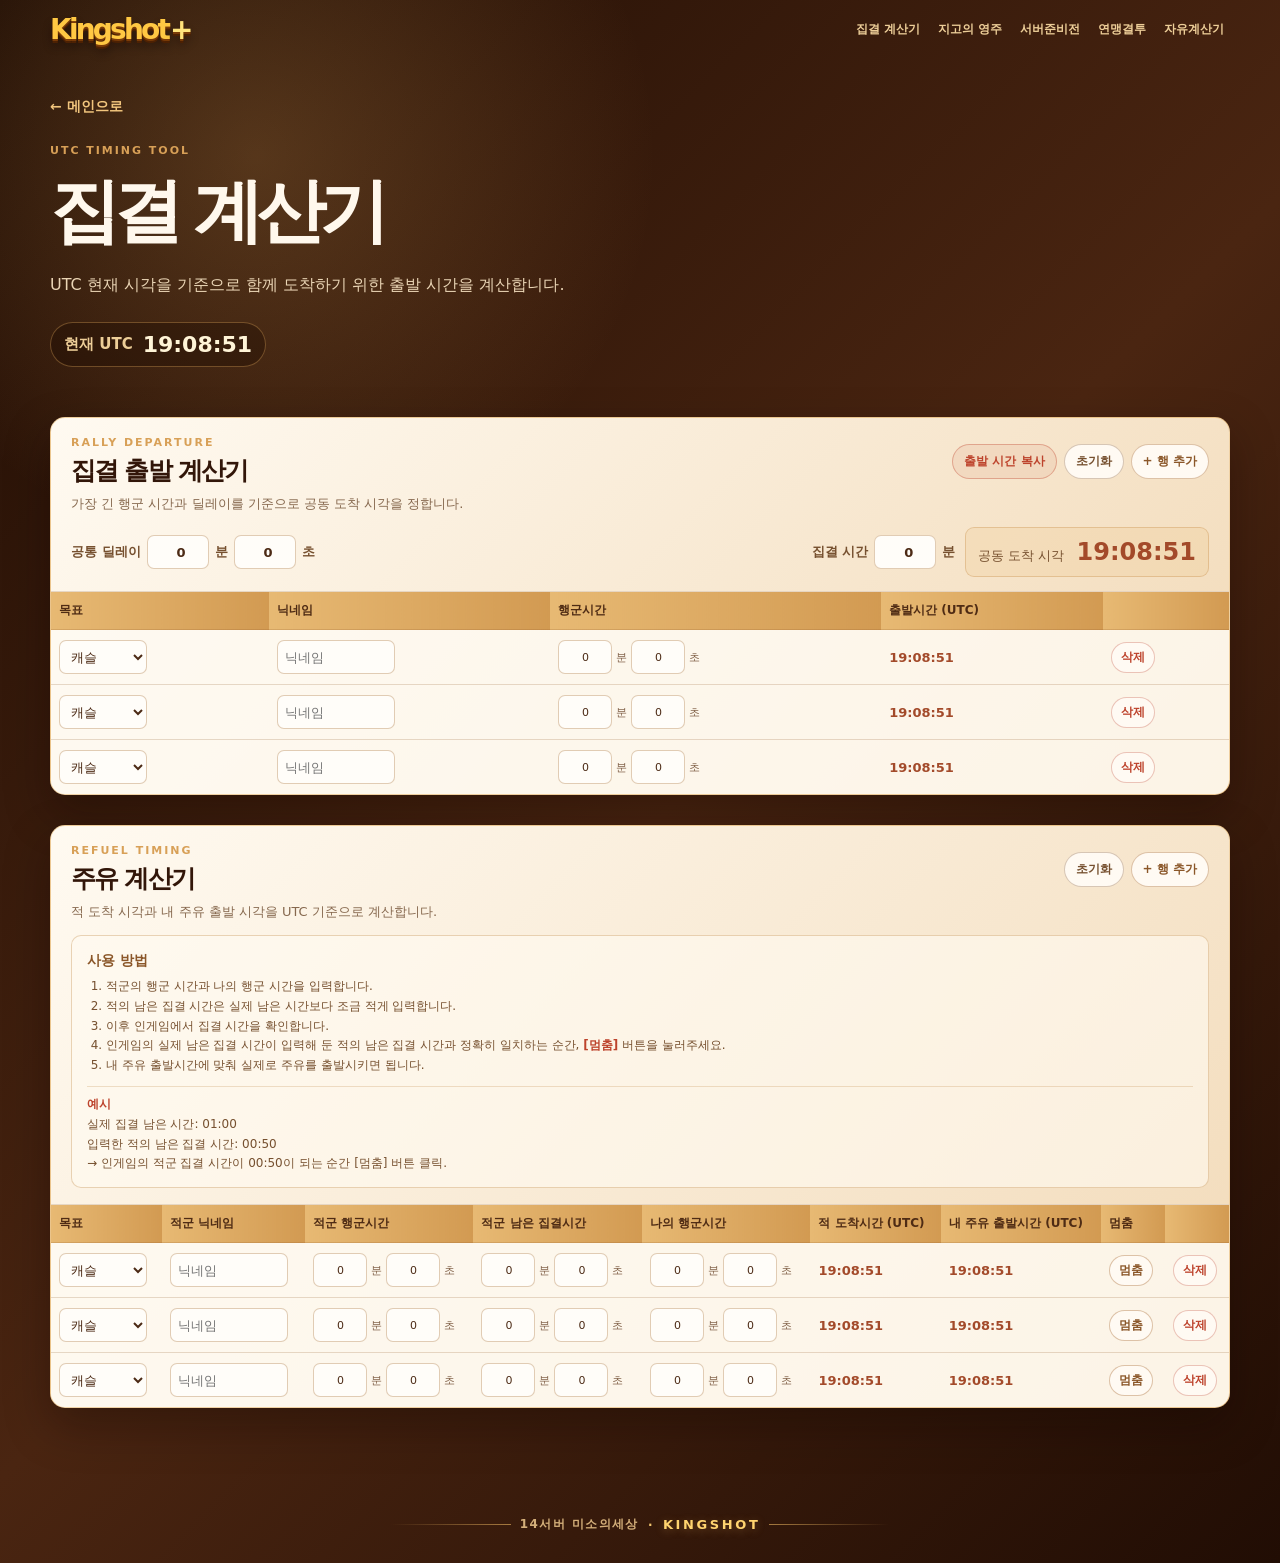
<file: calculator_departure.html>
<!doctype html>
<html lang="ko">
  <head>
    <meta charset="UTF-8" />
    <meta name="viewport" content="width=device-width, initial-scale=1.0" />
    <title>계산기</title>
    <link rel="stylesheet" href="calculator_departure.css" />
  </head>
  <body>
    <nav class="top-nav"></nav>

    <main class="page">
      <a class="back-link" href="index.html">← 메인으로</a>
      <header class="page-header">
        <p class="eyebrow">UTC TIMING TOOL</p>
        <h1>집결 계산기</h1>
        <p>
          UTC 현재 시각을 기준으로 함께 도착하기 위한 출발 시간을 계산합니다.
        </p>
        <div class="utc-clock">
          현재 UTC <strong id="utcClock">--:--:--</strong>
        </div>
      </header>

      <section class="calculator-panel">
        <div class="section-top">
          <div>
            <p class="section-kicker">RALLY DEPARTURE</p>
            <h2>집결 출발 계산기</h2>
          </div>
          <div class="section-actions">
            <button class="copy-button" id="copyRallyButton" type="button">
              출발 시간 복사
            </button>
            <button class="reset-button" id="resetRallyButton" type="button">
              초기화
            </button>
            <button class="add-button" id="addRallyButton" type="button">
              + 행 추가
            </button>
          </div>
        </div>
        <p class="section-description">
          가장 긴 행군 시간과 딜레이를 기준으로 공동 도착 시각을 정합니다.
        </p>
        <div class="rally-settings">
          <label>
            <span>공통 딜레이</span>
            <input
              class="delay-input"
              id="commonDelayMinutes"
              type="number"
              min="0"
              step="1"
              value="0"
              aria-label="공통 딜레이 분"
            />
            <span>분</span>
            <input
              class="delay-input"
              id="commonDelaySeconds"
              type="number"
              min="0"
              step="5"
              value="0"
              aria-label="공통 딜레이 초"
            />
            <span>초</span>
          </label>
          <div class="arrival-settings">
            <label>
              <span>집결 시간</span>
              <input
                class="delay-input"
                id="rallyWaitMinutes"
                type="number"
                min="0"
                step="1"
                value="0"
                aria-label="집결 시간 분"
              />
              <span>분</span>
            </label>
            <div class="summary-box">
              공동 도착 시각 <strong id="rallyArrivalTime">--:--:--</strong>
            </div>
          </div>
        </div>
        <div class="table-scroll">
          <table>
            <thead>
              <tr>
                <th>목표</th>
                <th>닉네임</th>
                <th>행군시간</th>
                <th>출발시간 (UTC)</th>
                <th></th>
              </tr>
            </thead>
            <tbody id="rallyRows"></tbody>
          </table>
        </div>
      </section>

      <section class="calculator-panel">
        <div class="section-top">
          <div>
            <p class="section-kicker">REFUEL TIMING</p>
            <h2>주유 계산기</h2>
          </div>
          <div class="section-actions">
            <button class="reset-button" id="resetRefuelButton" type="button">
              초기화
            </button>
            <button class="add-button" id="addRefuelButton" type="button">
              + 행 추가
            </button>
          </div>
        </div>
        <p class="section-description">
          적 도착 시각과 내 주유 출발 시각을 UTC 기준으로 계산합니다.
        </p>
        <div class="refuel-guide">
          <h3>사용 방법</h3>
          <ol>
            <li>적군의 행군 시간과 나의 행군 시간을 입력합니다.</li>
            <li>
              적의 남은 집결 시간은 실제 남은 시간보다 조금 적게 입력합니다.
            </li>
            <li>이후 인게임에서 집결 시간을 확인합니다.</li>
            <li>
              인게임의 실제 남은 집결 시간이 입력해 둔 적의 남은 집결 시간과
              정확히 일치하는 순간, <strong>[멈춤]</strong> 버튼을 눌러주세요.
            </li>
            <li>내 주유 출발시간에 맞춰 실제로 주유를 출발시키면 됩니다.</li>
          </ol>
          <div class="guide-example">
            <strong>예시</strong>
            <span>실제 집결 남은 시간: 01:00</span>
            <span>입력한 적의 남은 집결 시간: 00:50</span>
            <span
              >→ 인게임의 적군 집결 시간이 00:50이 되는 순간 [멈춤] 버튼
              클릭.</span
            >
          </div>
        </div>
        <div class="table-scroll">
          <table>
            <thead>
              <tr>
                <th>목표</th>
                <th>적군 닉네임</th>
                <th>적군 행군시간</th>
                <th>적군 남은 집결시간</th>
                <th>나의 행군시간</th>
                <th>적 도착시간 (UTC)</th>
                <th>내 주유 출발시간 (UTC)</th>
                <th>멈춤</th>
                <th></th>
              </tr>
            </thead>
            <tbody id="refuelRows"></tbody>
          </table>
        </div>
      </section>
    </main>

    <footer class="site-footer">
      <span>14서버 미소의세상</span>
      <i>·</i>
      <strong>KINGSHOT</strong>
    </footer>

    <script src="nav.js?v=20260602-1"></script>
    <script src="calculator_departure.js"></script>
  </body>
</html>
</file>
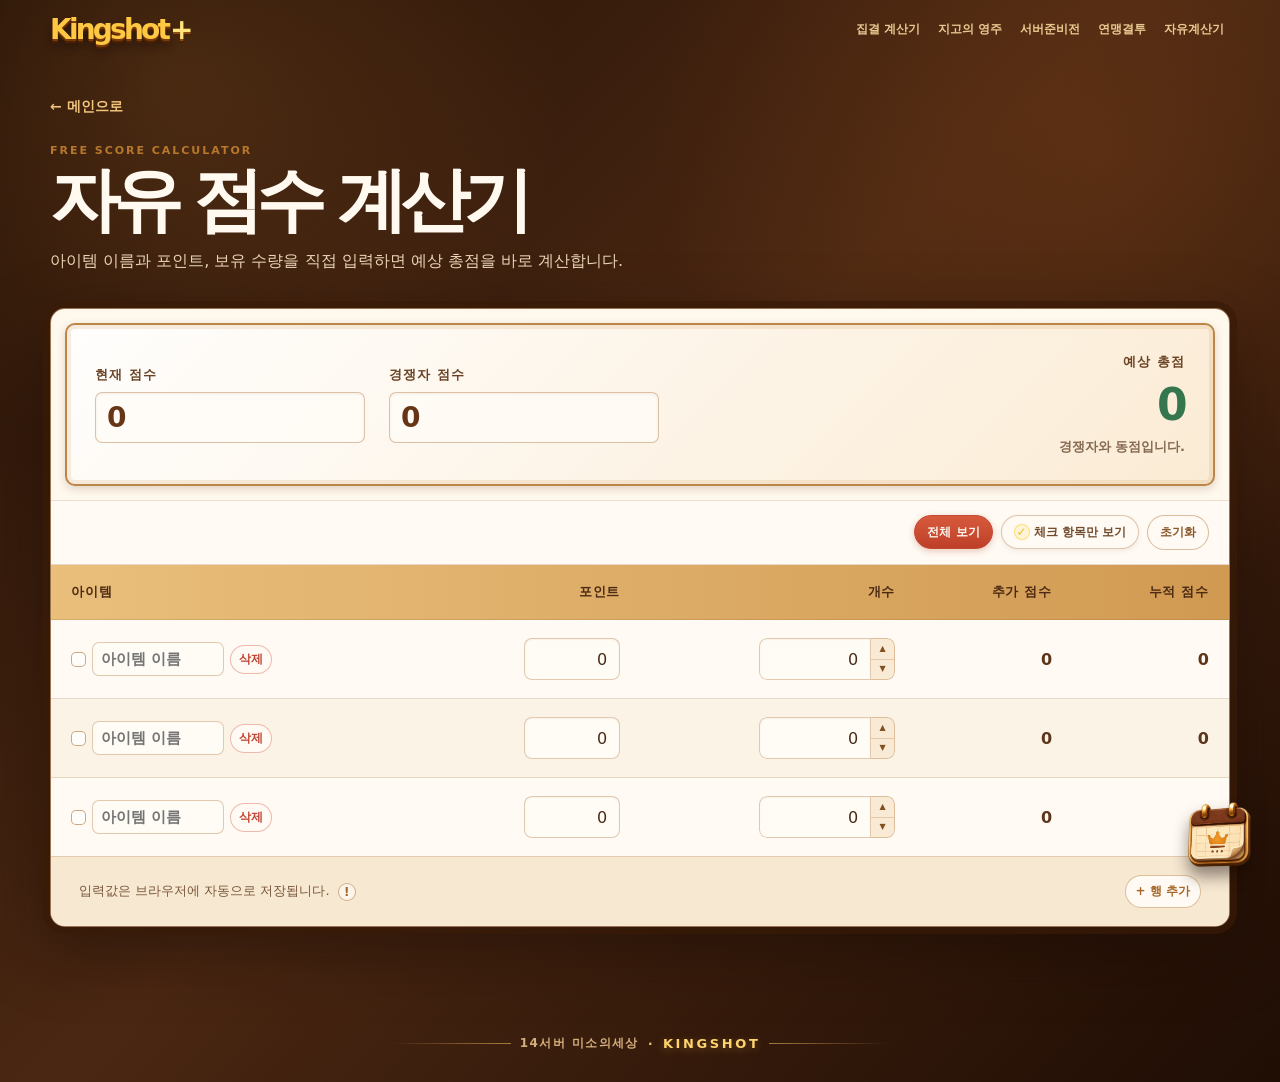
<file: calculator_free.html>
<!doctype html>
<html lang="ko">
  <head>
    <meta charset="UTF-8" />
    <meta name="viewport" content="width=device-width, initial-scale=1.0" />
    <title>계산기</title>
    <link rel="stylesheet" href="calculator_free.css" />
    <link rel="stylesheet" href="schedule.css?v=20260603-1" />
  </head>
  <body>
    <nav class="top-nav"></nav>

    <main class="page">
      <a class="back-link" href="index.html">← 메인으로</a>
      <header class="page-header">
        <p class="eyebrow">FREE SCORE CALCULATOR</p>
        <h1>자유 점수 계산기</h1>
        <p>
          아이템 이름과 포인트, 보유 수량을 직접 입력하면 예상 총점을 바로
          계산합니다.
        </p>
      </header>

      <section class="calculator" aria-label="자유 점수 계산기">
        <header class="score-header">
          <div class="score-inputs">
            <label>
              <span class="score-label">현재 점수</span>
              <input
                class="current-score"
                id="currentScore"
                type="text"
                inputmode="numeric"
                value="0"
              />
            </label>
            <label>
              <span class="score-label">경쟁자 점수</span>
              <input
                class="current-score"
                id="competitorScore"
                type="text"
                inputmode="numeric"
                value="0"
              />
            </label>
          </div>
          <div class="result" aria-live="polite">
            <span class="result-label">예상 총점</span>
            <strong class="total" id="totalScore">0</strong>
            <span class="comparison" id="comparison">경쟁자와 동점입니다.</span>
          </div>
        </header>

        <div class="view-controls">
          <button class="view-toggle active" id="showAllButton" type="button">
            전체 보기
          </button>
          <button class="view-toggle" id="showSelectedButton" type="button">
            <span class="selected-check-icon" aria-hidden="true">✓</span>
            체크 항목만 보기
          </button>
          <button class="reset" id="resetButton" type="button">초기화</button>
        </div>

        <div class="table-wrap">
          <table>
            <thead>
              <tr>
                <th scope="col">아이템</th>
                <th scope="col">포인트</th>
                <th scope="col">개수</th>
                <th scope="col">추가 점수</th>
                <th scope="col">누적 점수</th>
              </tr>
            </thead>
            <tbody id="scoreRows"></tbody>
          </table>
        </div>

        <footer class="footer">
          <p>
            입력값은 브라우저에 자동으로 저장됩니다.
            <span class="storage-help">
              <button
                class="storage-help-button"
                type="button"
                aria-label="자동 저장 안내"
              >
                !
              </button>
              <span class="storage-tooltip" role="tooltip">
                <span>같은 기기, 같은 브라우저에서 다시 열면 복원됩니다.</span>
                <span>다른 컴퓨터나 다른 브라우저에는 공유되지 않습니다.</span>
                <span
                  >시크릿 모드 종료, 브라우저 데이터 삭제 시 사라질 수
                  있습니다.</span
                >
                <span>서버로 전송되지는 않습니다.</span>
              </span>
            </span>
          </p>
          <button class="add-row-button" id="addRowButton" type="button">
            + 행 추가
          </button>
        </footer>
      </section>
    </main>

    <footer class="site-footer">
      <span>14서버 미소의세상</span>
      <i>·</i>
      <strong>KINGSHOT</strong>
    </footer>

    <script src="nav.js?v=20260602-1"></script>
    <script src="schedule.js?v=20260611-1"></script>
    <script src="calculator_free.js"></script>
  </body>
</html>
</file>
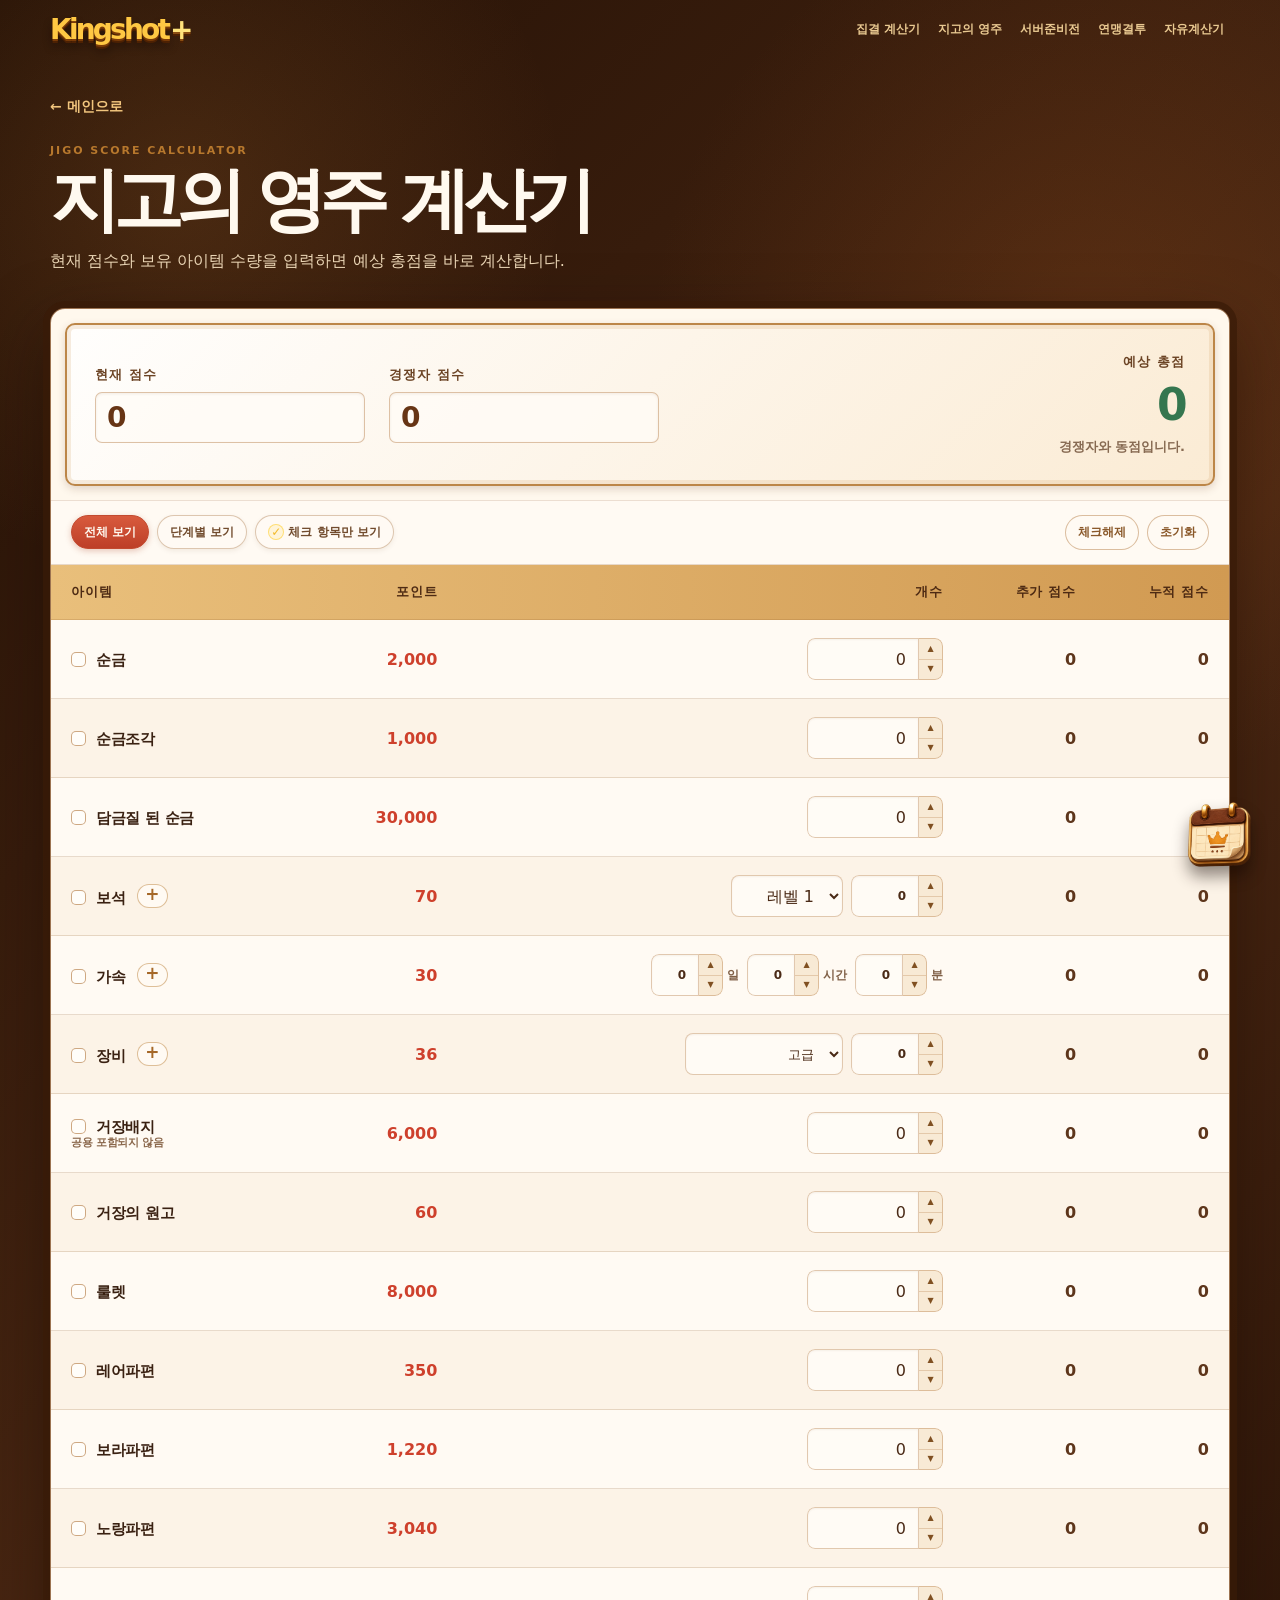
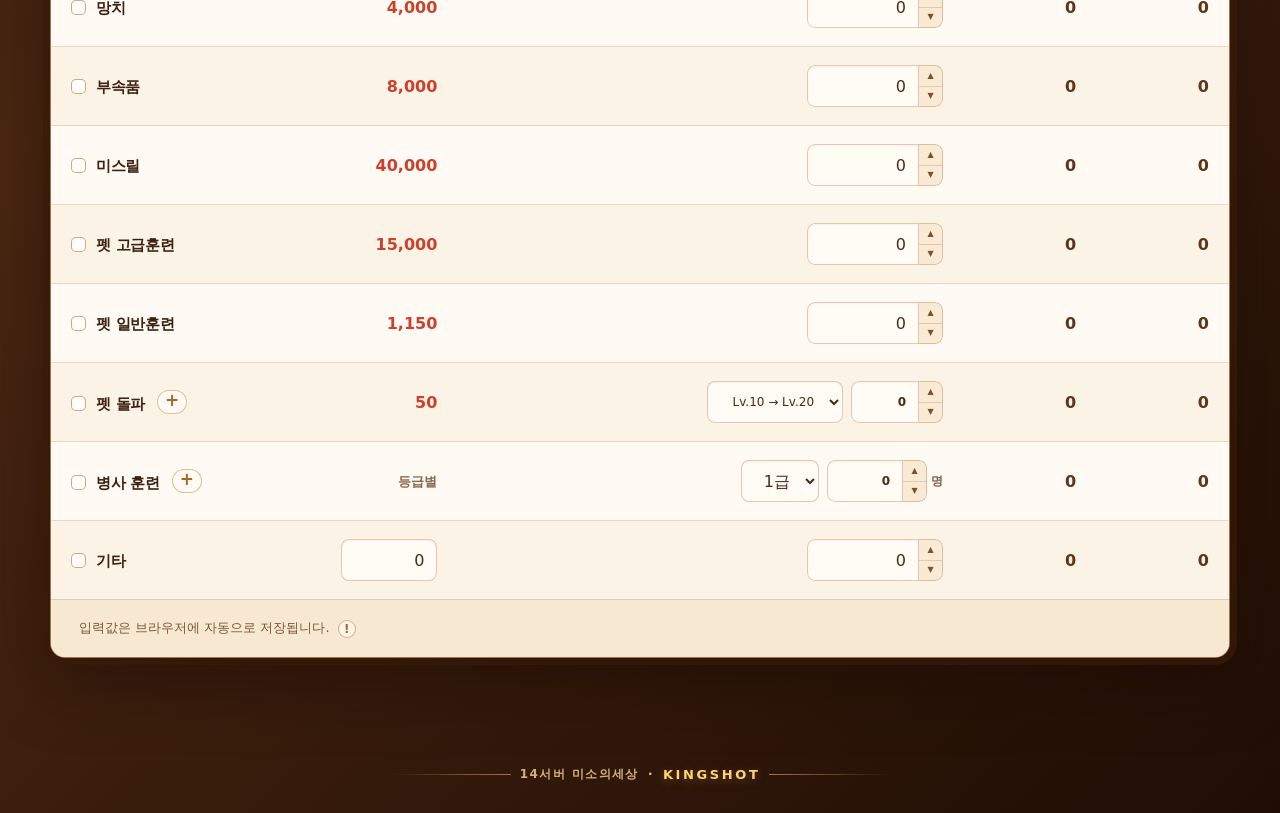
<file: calculator_gg.html>
<!doctype html>
<html lang="ko">
  <head>
    <meta charset="UTF-8" />
    <meta name="viewport" content="width=device-width, initial-scale=1.0" />
    <title>계산기</title>
    <link rel="stylesheet" href="calculator_gg.css?v=20260622-10" />
    <link rel="stylesheet" href="schedule.css?v=20260603-1" />
  </head>
  <body>
    <nav class="top-nav"></nav>
    <main class="page">
      <a class="back-link" href="index.html">← 메인으로</a>
      <header class="page-header">
        <p class="eyebrow">JIGO SCORE CALCULATOR</p>
        <h1>지고의 영주 계산기</h1>
        <p>
          현재 점수와 보유 아이템 수량을 입력하면 예상 총점을 바로 계산합니다.
        </p>
      </header>

      <section class="calculator" aria-label="지고 점수 계산기">
        <header class="score-header">
          <div class="score-inputs">
            <label>
              <span class="score-label">현재 점수</span>
              <input
                class="current-score"
                id="currentScore"
                type="text"
                inputmode="numeric"
                value="0"
              />
            </label>
            <label>
              <span class="score-label">경쟁자 점수</span>
              <input
                class="current-score"
                id="competitorScore"
                type="text"
                inputmode="numeric"
                value="0"
              />
            </label>
          </div>
          <div class="result" aria-live="polite">
            <span class="result-label">예상 총점</span>
            <strong class="total" id="totalScore">0</strong>
            <span class="comparison" id="comparison">경쟁자와 동점입니다.</span>
          </div>
        </header>

        <div class="view-controls">
          <button class="view-toggle active" id="showAllButton" type="button">
            전체 보기
          </button>
          <div class="stage-view">
            <button
              class="view-toggle"
              id="showStageButton"
              type="button"
              aria-expanded="false"
            >
              단계별 보기
            </button>
            <div class="stage-menu" id="stageMenu" hidden>
              <button type="button" data-stage="1">1단계</button>
              <button type="button" data-stage="2">2단계</button>
              <button type="button" data-stage="3">3단계</button>
              <button type="button" data-stage="4">4단계</button>
              <button type="button" data-stage="5">5단계</button>
              <button type="button" data-stage="6">6단계</button>
              <button type="button" data-stage="7">7단계</button>
            </div>
          </div>
          <button class="view-toggle" id="showSelectedButton" type="button">
            <span class="selected-check-icon" aria-hidden="true">✓</span>
            체크 항목만 보기
          </button>
          <button class="reset" id="clearPinsButton" type="button">
            체크해제
          </button>
          <button class="reset" id="resetButton" type="button">초기화</button>
        </div>

        <div class="table-wrap">
          <table>
            <thead>
              <tr>
                <th scope="col">아이템</th>
                <th scope="col">포인트</th>
                <th scope="col">개수</th>
                <th scope="col">추가 점수</th>
                <th scope="col">누적 점수</th>
              </tr>
            </thead>
            <tbody id="scoreRows"></tbody>
          </table>
        </div>

        <footer class="footer">
          <p>
            입력값은 브라우저에 자동으로 저장됩니다.
            <span class="storage-help">
              <button
                class="storage-help-button"
                type="button"
                aria-label="자동 저장 안내"
              >
                !
              </button>
              <span class="storage-tooltip" role="tooltip">
                <span>같은 기기, 같은 브라우저에서 다시 열면 복원됩니다.</span>
                <span>다른 컴퓨터나 다른 브라우저에는 공유되지 않습니다.</span>
                <span
                  >시크릿 모드 종료, 브라우저 데이터 삭제 시 사라질 수
                  있습니다.</span
                >
                <span>서버로 전송되지는 않습니다.</span>
              </span>
            </span>
          </p>
        </footer>
      </section>
    </main>

    <footer class="site-footer">
      <span>14서버 미소의세상</span>
      <i>·</i>
      <strong>KINGSHOT</strong>
    </footer>

    <aside class="schedule-widget">
      <section
        class="schedule-panel"
        id="schedulePanel"
        aria-label="킹샷 일정 달력"
        aria-hidden="true"
      >
        <header class="schedule-header">
          <div>
            <p>KINGSHOT SCHEDULE</p>
            <h2 id="scheduleTitle">일정 달력</h2>
          </div>
          <button class="schedule-close" type="button" aria-label="달력 닫기">
            ×
          </button>
        </header>
        <div class="schedule-toolbar">
          <button
            class="schedule-arrow"
            type="button"
            data-schedule-action="prev"
            aria-label="이전 기간"
          >
            ‹
          </button>
          <button
            class="schedule-today"
            type="button"
            data-schedule-action="today"
          >
            현재 이벤트
          </button>
          <button
            class="schedule-arrow"
            type="button"
            data-schedule-action="next"
            aria-label="다음 기간"
          >
            ›
          </button>
          <button
            class="schedule-view-toggle"
            type="button"
            data-schedule-action="toggle"
          >
            월 전체 보기
          </button>
        </div>
        <div class="schedule-grid" id="scheduleGrid"></div>
      </section>
      <button
        class="schedule-launcher"
        type="button"
        aria-label="일정 달력 열기"
        aria-expanded="false"
        aria-controls="schedulePanel"
      >
        <img src="schedule.png" alt="" />
      </button>
    </aside>

    <script src="nav.js?v=20260602-1"></script>
    <script src="schedule.js?v=20260611-1"></script>
    <script>
      const GEM_MULTIPLIERS = [
        0, 625, 1250, 3125, 8750, 11250, 12500, 12500, 13000, 14000, 15000,
        16000,
      ];
      const PET_BREAKTHROUGH_POINT = 50;
      const TRAINING_POINTS = [0, 1, 2, 3, 5, 7, 11, 16, 23, 30, 39, 49];
      const EQUIPMENT_OPTIONS = [
        { name: "고급", score: 1125 },
        { name: "고급 (1성)", score: 1875 },
        { name: "레어", score: 3000 },
        { name: "레어 (1성)", score: 4500 },
        { name: "레어 (2성)", score: 5100 },
        { name: "레어 (3성)", score: 5440 },
        { name: "에픽", score: 3230 },
        { name: "에픽 (1성)", score: 3230 },
        { name: "에픽 (2성)", score: 3225 },
        { name: "에픽 (3성)", score: 3225 },
        { name: "에픽 T1", score: 3440 },
        { name: "에픽 T1 (1성)", score: 3440 },
        { name: "에픽 T1 (2성)", score: 4085 },
        { name: "에픽 T1 (3성)", score: 4085 },
        { name: "레전드", score: 6250 },
        { name: "레전드 (1성)", score: 6250 },
        { name: "레전드 (2성)", score: 6250 },
        { name: "레전드 (3성)", score: 6250 },
        { name: "레전드 T1", score: 6250 },
        { name: "레전드 T1 (1성)", score: 6250 },
        { name: "레전드 T1 (2성)", score: 6250 },
        { name: "레전드 T1 (3성)", score: 6250 },
        { name: "레전드 T2", score: 6250 },
        { name: "레전드 T2 (1성)", score: 6250 },
        { name: "레전드 T2 (2성)", score: 6250 },
        { name: "레전드 T2 (3성)", score: 6250 },
        { name: "레전드 T3", score: 9000 },
        { name: "레전드 T3 (1성)", score: 9000 },
        { name: "레전드 T3 (2성)", score: 9000 },
        { name: "레전드 T3 (3성)", score: 9000 },
        { name: "신화", score: 12000 },
        { name: "신화 (1성)", score: 12000 },
        { name: "신화 (2성)", score: 12000 },
        { name: "신화 (3성)", score: 12000 },
      ];
      const PET_BREAKTHROUGH_OPTIONS = [
        { name: "Lv.10 → Lv.20", score: 500 },
        { name: "Lv.20 → Lv.30", score: 1000 },
        { name: "Lv.30 → Lv.40", score: 2000 },
        { name: "Lv.40 → Lv.50", score: 3000 },
        { name: "Lv.50 → Lv.60", score: 4500 },
        { name: "Lv.60 → Lv.70", score: 6750 },
        { name: "Lv.70 → Lv.80", score: 10000 },
        { name: "Lv.80 → Lv.90", score: 12000 },
        { name: "Lv.90 → Lv.100", score: 14500 },
        { name: "Lv.100 → Lv.110", score: 17500 },
      ];
      const DEFAULT_SCORE = 0;
      const STORAGE_KEY = "kingshot-jigo-score-v3";
      const items = [
        { id: "pureGold", name: "순금", point: 2000 },
        { id: "goldPiece", name: "순금조각", point: 1000 },
        { id: "tempering", name: "담금질 된 순금", point: 30000 },
        { id: "gem", name: "보석", point: 70, isGem: true },
        { id: "speedup", name: "가속", point: 30, isTime: true },
        { id: "equipment", name: "장비", point: 36, isEquipment: true },
        {
          id: "masterBadge",
          name: "거장배지",
          point: 6000,
          note: "공용 포함되지 않음",
        },
        { id: "masterManuscript", name: "거장의 원고", point: 60 },
        { id: "roulette", name: "룰렛", point: 8000 },
        { id: "rareShard", name: "레어파편", point: 350 },
        { id: "purpleShard", name: "보라파편", point: 1220 },
        { id: "yellowShard", name: "노랑파편", point: 3040 },
        { id: "hammer", name: "망치", point: 4000 },
        { id: "component", name: "부속품", point: 8000 },
        { id: "mithril", name: "미스릴", point: 40000 },
        { id: "advancedTraining", name: "펫 고급훈련", point: 15000 },
        { id: "normalTraining", name: "펫 일반훈련", point: 1150 },
        { id: "petBreakthrough", name: "펫 돌파", isPetBreakthrough: true },
        { id: "soldierTraining", name: "병사 훈련", isSoldier: true },
        { id: "other", name: "기타", isCustom: true },
      ];
      const STAGE_ITEMS = {
        1: ["pureGold", "goldPiece", "tempering", "speedup", "gem"],
        2: [
          "pureGold",
          "goldPiece",
          "tempering",
          "masterBadge",
          "masterManuscript",
          "speedup",
          "roulette",
          "rareShard",
          "purpleShard",
          "yellowShard",
          "hammer",
          "component",
          "mithril",
        ],
        3: [
          "petBreakthrough",
          "advancedTraining",
          "normalTraining",
          "masterBadge",
          "masterManuscript",
          "gem",
          "roulette",
          "rareShard",
          "purpleShard",
          "yellowShard",
        ],
        4: ["gem", "hammer", "component", "mithril", "soldierTraining"],
        5: [
          "hammer",
          "component",
          "mithril",
          "pureGold",
          "goldPiece",
          "tempering",
          "speedup",
        ],
        6: ["equipment", "soldierTraining"],
        7: [
          "petBreakthrough",
          "advancedTraining",
          "normalTraining",
          "pureGold",
          "goldPiece",
          "tempering",
          "speedup",
          "equipment",
          "rareShard",
          "purpleShard",
          "yellowShard",
        ],
      };

      const rows = document.querySelector("#scoreRows");
      const currentScore = document.querySelector("#currentScore");
      const competitorScore = document.querySelector("#competitorScore");
      const totalScore = document.querySelector("#totalScore");
      const comparison = document.querySelector("#comparison");
      const resetButton = document.querySelector("#resetButton");
      const showAllButton = document.querySelector("#showAllButton");
      const showStageButton = document.querySelector("#showStageButton");
      const stageMenu = document.querySelector("#stageMenu");
      const showSelectedButton = document.querySelector("#showSelectedButton");
      const clearPinsButton = document.querySelector("#clearPinsButton");
      const numberFormat = new Intl.NumberFormat("ko-KR");
      let showSelectedOnly = false;

      function closeStageMenu() {
        stageMenu.hidden = true;
        showStageButton.setAttribute("aria-expanded", "false");
      }

      function clearStageView() {
        closeStageMenu();
        showStageButton.classList.remove("active");
        stageMenu.querySelectorAll("[data-stage]").forEach((button) => {
          button.classList.remove("active");
        });
      }

      function parseNumeric(value) {
        return Math.max(0, Number(String(value).replace(/[^0-9]/g, "")) || 0);
      }

      function formatNumeric(value) {
        return numberFormat.format(parseNumeric(value));
      }

      const stepperSelector =
        ".qty-input, .gem-count-input, .time-input, .soldier-count-input, .equipment-count-input, .pet-breakthrough-count-input";

      function enhanceNumericControls() {
        document.querySelectorAll(stepperSelector).forEach((input) => {
          if (input.parentElement.classList.contains("numeric-control")) return;

          const wrapper = document.createElement("span");
          wrapper.className = "numeric-control";
          input.parentNode.insertBefore(wrapper, input);
          wrapper.appendChild(input);
          wrapper.insertAdjacentHTML(
            "beforeend",
            '<span class="stepper-buttons"><button data-step="1" type="button" aria-label="1 증가">▲</button><button data-step="-1" type="button" aria-label="1 감소">▼</button></span>',
          );
        });
      }

      function getSavedState() {
        try {
          return JSON.parse(localStorage.getItem(STORAGE_KEY)) || {};
        } catch {
          return {};
        }
      }

      function makeGemEntry(entry, index) {
        const options = GEM_MULTIPLIERS.map(
          (_, level) =>
            `<option value="${level}" ${level === entry.level ? "selected" : ""}>레벨 ${level}</option>`,
        ).slice(1).join("");
        return `
          <div class="gem-entry">
            ${index > 0 ? '<button class="entry-remove" data-remove-gem type="button">삭제</button>' : '<span class="entry-remove-spacer"></span>'}
            <select class="gem-select" data-gem-level aria-label="보석 레벨">${options}</select>
            <label><input class="gem-count-input" data-gem-count aria-label="보석 개수" type="text" inputmode="numeric" value="${formatNumeric(entry.count)}"></label>
          </div>
        `;
      }

      function makeTimeEntry(entry, index) {
        const days = Math.floor(entry.minutes / 1440);
        const hours = Math.floor((entry.minutes % 1440) / 60);
        const minutes = entry.minutes % 60;
        return `
          <div class="time-entry">
            ${index > 0 ? '<button class="entry-remove" data-remove-time type="button">삭제</button>' : '<span class="entry-remove-spacer"></span>'}
            <label><input class="time-input" data-day aria-label="가속 일" type="text" inputmode="numeric" value="${formatNumeric(days)}"><span>일</span></label>
            <label><input class="time-input" data-hour aria-label="가속 시간" type="text" inputmode="numeric" value="${formatNumeric(hours)}"><span>시간</span></label>
            <label><input class="time-input" data-minute aria-label="가속 분" type="text" inputmode="numeric" value="${formatNumeric(minutes)}"><span>분</span></label>
          </div>
        `;
      }

      function makeSoldierEntry(entry, index) {
        const options = TRAINING_POINTS.slice(1)
          .map((_, offset) => {
            const tier = offset + 1;
            return `<option value="${tier}" ${tier === entry.tier ? "selected" : ""}>${tier}급</option>`;
          })
          .join("");
        return `
          <div class="soldier-entry">
            ${index > 0 ? '<button class="entry-remove" data-remove-soldier type="button">삭제</button>' : '<span class="entry-remove-spacer"></span>'}
            <select class="soldier-select" data-soldier-tier aria-label="병사 훈련 등급">${options}</select>
            <label><input class="soldier-count-input" data-soldier-count aria-label="병사 훈련 명수" type="text" inputmode="numeric" value="${formatNumeric(entry.count)}"><span>명</span></label>
          </div>
        `;
      }

      function makeEquipmentEntry(entry, index) {
        const options = EQUIPMENT_OPTIONS.map(
          (option, optionIndex) =>
            `<option value="${optionIndex}" ${optionIndex === entry.option ? "selected" : ""}>${option.name}</option>`,
        ).join("");
        return `
          <div class="equipment-entry">
            ${index > 0 ? '<button class="entry-remove" data-remove-equipment type="button">삭제</button>' : '<span class="entry-remove-spacer"></span>'}
            <select class="equipment-select" data-equipment-option aria-label="장비 등급">${options}</select>
            <label><input class="equipment-count-input" data-equipment-count aria-label="장비 개수" type="text" inputmode="numeric" value="${formatNumeric(entry.count)}"></label>
          </div>
        `;
      }

      function makePetBreakthroughEntry(entry, index) {
        const options = PET_BREAKTHROUGH_OPTIONS.map(
          (option, optionIndex) =>
            `<option value="${optionIndex}" ${optionIndex === entry.option ? "selected" : ""}>${option.name}</option>`,
        ).join("");
        return `
          <div class="pet-breakthrough-entry">
            ${index > 0 ? '<button class="entry-remove" data-remove-pet-breakthrough type="button">삭제</button>' : '<span class="entry-remove-spacer"></span>'}
            <select class="pet-breakthrough-select" data-pet-breakthrough-option aria-label="펫 돌파 단계">${options}</select>
            <label><input class="pet-breakthrough-count-input" data-pet-breakthrough-count aria-label="펫 돌파 개수" type="text" inputmode="numeric" value="${formatNumeric(entry.count)}"></label>
          </div>
        `;
      }

      function makeAddButton(item) {
        if (item.isGem)
          return '<button class="title-add" data-add-gem type="button" aria-label="보석 추가">+</button>';
        if (item.isTime)
          return '<button class="title-add" data-add-time type="button" aria-label="가속 추가">+</button>';
        if (item.isSoldier)
          return '<button class="title-add" data-add-soldier type="button" aria-label="병사 훈련 추가">+</button>';
        if (item.isEquipment)
          return '<button class="title-add" data-add-equipment type="button" aria-label="장비 추가">+</button>';
        if (item.isPetBreakthrough)
          return '<button class="title-add" data-add-pet-breakthrough type="button" aria-label="펫 돌파 추가">+</button>';
        return "";
      }

      function makeQuantityControl(item, quantity) {
        if (item.isGem) {
          const entries = Array.isArray(savedState.gemEntries)
            ? savedState.gemEntries
            : [
                {
                  level: Math.max(1, quantity),
                  count: Math.max(
                    0,
                    Number(savedState[`${item.id}Count`]) || 0,
                  ),
                },
              ];
          return `
            <div class="gem-inputs">
              <div class="gem-entries">${entries.map(makeGemEntry).join("")}</div>
            </div>
          `;
        }

        if (item.isTime) {
          const entries = Array.isArray(savedState.timeEntries)
            ? savedState.timeEntries
            : [{ minutes: quantity }];
          return `
            <div class="time-inputs">
              ${entries.map(makeTimeEntry).join("")}
            </div>
          `;
        }

        if (item.isSoldier) {
          const entries = Array.isArray(savedState.soldierEntries)
            ? savedState.soldierEntries
            : [{ tier: 1, count: 0 }];
          return `<div class="soldier-inputs">${entries.map(makeSoldierEntry).join("")}</div>`;
        }

        if (item.isEquipment) {
          const entries = Array.isArray(savedState.equipmentEntries)
            ? savedState.equipmentEntries
            : [{ option: 0, count: 0 }];
          return `<div class="equipment-inputs">${entries.map(makeEquipmentEntry).join("")}</div>`;
        }

        if (item.isPetBreakthrough) {
          const entries = Array.isArray(savedState.petBreakthroughEntries)
            ? savedState.petBreakthroughEntries
            : [{ option: 0, count: 0 }];
          return `<div class="pet-breakthrough-inputs">${entries.map(makePetBreakthroughEntry).join("")}</div>`;
        }

        return `<input class="qty-input" data-id="${item.id}" aria-label="${item.name} 개수" type="text" inputmode="numeric" value="${formatNumeric(quantity)}">`;
      }

      let savedState = {};

      function renderRows(state = {}) {
        savedState = state;
        rows.innerHTML = items
          .map((item) => {
            const quantity = Math.max(0, Number(state[item.id]) || 0);
            const pointCell = item.isCustom
              ? `<input class="custom-point-input" data-custom-point aria-label="${item.name} 포인트" type="text" inputmode="numeric" value="${formatNumeric(state.otherPoint || 0)}">`
              : item.isSoldier
                ? '<span class="variable-point">등급별</span>'
                : item.isPetBreakthrough
                  ? `<span class="point">${numberFormat.format(PET_BREAKTHROUGH_POINT)}</span>`
                  : `<span class="point">${numberFormat.format(item.point || 0)}</span>`;
            const note = item.note
              ? `<span class="item-note">${item.note}</span>`
              : "";
            const isPinned = Array.isArray(state.pinnedItems)
              ? state.pinnedItems.includes(item.id)
              : false;
            return `
          <tr data-row="${item.id}">
            <td class="item-name">
              <label class="item-pin">
                <input data-pin-item="${item.id}" type="checkbox" ${isPinned ? "checked" : ""}>
                <span>${item.name}</span>
              </label>
              ${makeAddButton(item)}${note}
            </td>
            <td>${pointCell}</td>
            <td>${makeQuantityControl(item, quantity)}</td>
            <td class="subtotal" data-subtotal="${item.id}">0</td>
            <td class="subtotal" data-running="${item.id}">0</td>
          </tr>
        `;
          })
          .join("");
        enhanceNumericControls();
      }

      function readQuantity(item) {
        if (
          item.isGem ||
          item.isTime ||
          item.isSoldier ||
          item.isEquipment ||
          item.isPetBreakthrough
        ) {
          return 0;
        }

        const id = item.id;
        const input = document.querySelector(`[data-id="${id}"]`);
        return Math.floor(parseNumeric(input.value));
      }

      function readGemEntries() {
        return Array.from(document.querySelectorAll(".gem-entry")).map(
          (entry) => ({
            level: Math.max(
              1,
              Math.floor(
                Number(entry.querySelector("[data-gem-level]").value) || 0,
              ),
            ),
            count: Math.max(
              0,
              Math.floor(
                parseNumeric(entry.querySelector("[data-gem-count]").value),
              ),
            ),
          }),
        );
      }

      function readTimeEntries() {
        return Array.from(document.querySelectorAll(".time-entry")).map(
          (entry) => ({
            minutes:
              Math.max(
                0,
                Math.floor(
                  parseNumeric(entry.querySelector("[data-day]").value),
                ),
              ) *
                1440 +
              Math.max(
                0,
                Math.floor(
                  parseNumeric(entry.querySelector("[data-hour]").value),
                ),
              ) *
                60 +
              Math.max(
                0,
                Math.floor(
                  parseNumeric(entry.querySelector("[data-minute]").value),
                ),
              ),
          }),
        );
      }

      function readSoldierEntries() {
        return Array.from(document.querySelectorAll(".soldier-entry")).map(
          (entry) => ({
            tier: Math.max(
              1,
              Math.floor(
                Number(entry.querySelector("[data-soldier-tier]").value) || 1,
              ),
            ),
            count: Math.max(
              0,
              Math.floor(
                parseNumeric(entry.querySelector("[data-soldier-count]").value),
              ),
            ),
          }),
        );
      }

      function readEquipmentEntries() {
        return Array.from(document.querySelectorAll(".equipment-entry")).map(
          (entry) => ({
            option: Math.max(
              0,
              Math.floor(
                Number(entry.querySelector("[data-equipment-option]").value) ||
                  0,
              ),
            ),
            count: Math.max(
              0,
              Math.floor(
                parseNumeric(
                  entry.querySelector("[data-equipment-count]").value,
                ),
              ),
            ),
          }),
        );
      }

      function readPetBreakthroughEntries() {
        return Array.from(
          document.querySelectorAll(".pet-breakthrough-entry"),
        ).map((entry) => ({
          option: Math.max(
            0,
            Math.floor(
              Number(
                entry.querySelector("[data-pet-breakthrough-option]").value,
              ) || 0,
            ),
          ),
          count: Math.max(
            0,
            Math.floor(
              parseNumeric(
                entry.querySelector("[data-pet-breakthrough-count]").value,
              ),
            ),
          ),
        }));
      }

      function calculate() {
        enhanceNumericControls();
        let runningTotal = Math.max(
          0,
          Math.floor(parseNumeric(currentScore.value)),
        );
        const rivalTotal = Math.max(
          0,
          Math.floor(parseNumeric(competitorScore.value)),
        );
        const state = {
          currentScore: runningTotal,
          competitorScore: rivalTotal,
          pinnedItems: Array.from(
            document.querySelectorAll("[data-pin-item]:checked"),
          ).map((input) => input.dataset.pinItem),
        };

        items.forEach((item) => {
          const quantity = readQuantity(item);
          const point = item.isCustom
            ? Math.max(
                0,
                Math.floor(
                  parseNumeric(
                    document.querySelector("[data-custom-point]").value,
                  ),
                ),
              )
            : item.point || 0;
          const gemEntries = item.isGem ? readGemEntries() : [];
          const timeEntries = item.isTime ? readTimeEntries() : [];
          const soldierEntries = item.isSoldier ? readSoldierEntries() : [];
          const equipmentEntries = item.isEquipment
            ? readEquipmentEntries()
            : [];
          const petBreakthroughEntries = item.isPetBreakthrough
            ? readPetBreakthroughEntries()
            : [];
          let subtotal = point * quantity;
          if (item.isGem) {
            subtotal = gemEntries.reduce(
              (sum, entry) =>
                sum + point * GEM_MULTIPLIERS[entry.level] * entry.count,
              0,
            );
          }
          if (item.isTime) {
            subtotal = timeEntries.reduce(
              (sum, entry) => sum + point * entry.minutes,
              0,
            );
          }
          if (item.isSoldier) {
            subtotal = soldierEntries.reduce(
              (sum, entry) => sum + TRAINING_POINTS[entry.tier] * entry.count,
              0,
            );
          }
          if (item.isEquipment) {
            subtotal = equipmentEntries.reduce(
              (sum, entry) =>
                sum +
                point * EQUIPMENT_OPTIONS[entry.option].score * entry.count,
              0,
            );
          }
          if (item.isPetBreakthrough) {
            subtotal = petBreakthroughEntries.reduce(
              (sum, entry) =>
                sum +
                PET_BREAKTHROUGH_OPTIONS[entry.option].score *
                  entry.count *
                  PET_BREAKTHROUGH_POINT,
              0,
            );
          }
          runningTotal += subtotal;
          state[item.id] = quantity;
          if (item.isGem) {
            state.gemEntries = gemEntries;
          }
          if (item.isTime) {
            state.timeEntries = timeEntries;
          }
          if (item.isSoldier) {
            state.soldierEntries = soldierEntries;
          }
          if (item.isEquipment) {
            state.equipmentEntries = equipmentEntries;
          }
          if (item.isPetBreakthrough) {
            state.petBreakthroughEntries = petBreakthroughEntries;
          }
          if (item.isCustom) {
            state.otherPoint = point;
          }
          document.querySelector(`[data-subtotal="${item.id}"]`).textContent =
            numberFormat.format(subtotal);
          document.querySelector(`[data-running="${item.id}"]`).textContent =
            numberFormat.format(runningTotal);
          document.querySelector(`[data-row="${item.id}"]`).hidden =
            showSelectedOnly && !state.pinnedItems.includes(item.id);
        });

        totalScore.textContent = numberFormat.format(runningTotal);
        const difference = runningTotal - rivalTotal;
        totalScore.className = `total ${difference < 0 ? "behind" : "ahead"}`;
        comparison.className = `comparison ${difference > 0 ? "ahead" : difference < 0 ? "behind" : "tie"}`;
        comparison.textContent =
          difference > 0
            ? `경쟁자보다 ${numberFormat.format(difference)}점 앞서고 있습니다.`
            : difference < 0
              ? `경쟁자보다 ${numberFormat.format(Math.abs(difference))}점 부족합니다.`
              : "경쟁자와 동점입니다.";
        localStorage.setItem(STORAGE_KEY, JSON.stringify(state));
      }

      function initialize() {
        const state = getSavedState();
        currentScore.value = formatNumeric(
          Number.isFinite(Number(state.currentScore))
            ? state.currentScore
            : DEFAULT_SCORE,
        );
        competitorScore.value = formatNumeric(
          Number.isFinite(Number(state.competitorScore))
            ? state.competitorScore
            : DEFAULT_SCORE,
        );
        renderRows(state);
        calculate();
      }

      document.addEventListener("input", (event) => {
        if (
          event.target.matches(
            ".current-score, .qty-input, .gem-count-input, .time-input, .soldier-count-input, .equipment-count-input, .pet-breakthrough-count-input, .custom-point-input",
          )
        ) {
          const rawValue = event.target.value;
          event.target.value = rawValue === "" ? "" : formatNumeric(rawValue);
        }
        calculate();
      });
      document.addEventListener("change", calculate);
      document.addEventListener("keydown", (event) => {
        if (
          event.target.matches(stepperSelector) &&
          (event.key === "ArrowUp" || event.key === "ArrowDown")
        ) {
          event.preventDefault();
          const step = event.target.matches('[data-id="hammer"]') ? 10 : 1;
          const difference = event.key === "ArrowUp" ? step : -step;
          event.target.value = formatNumeric(
            Math.max(0, parseNumeric(event.target.value) + difference),
          );
          calculate();
        }
      });
      document.addEventListener("focusin", (event) => {
        if (
          event.target.matches(
            ".current-score, .qty-input, .gem-count-input, .time-input, .soldier-count-input, .equipment-count-input, .pet-breakthrough-count-input, .custom-point-input",
          ) &&
          event.target.value === "0"
        ) {
          event.target.value = "";
        }
      });
      document.addEventListener("click", (event) => {
        if (event.target.matches("[data-step]")) {
          const input = event.target
            .closest(".numeric-control")
            .querySelector("input");
          const step = input.matches('[data-id="hammer"]')
            ? Number(event.target.dataset.step) * 10
            : Number(event.target.dataset.step);
          input.value = formatNumeric(
            Math.max(0, parseNumeric(input.value) + step),
          );
          calculate();
        }

        if (event.target.matches("[data-add-gem]")) {
          const entries = readGemEntries();
          entries.push({ level: 1, count: 0 });
          savedState = { ...savedState, gemEntries: entries };
          document.querySelector(".gem-entries").innerHTML = entries
            .map(makeGemEntry)
            .join("");
          calculate();
        }

        if (event.target.matches("[data-remove-gem]")) {
          event.target.closest(".gem-entry").remove();
          calculate();
        }

        if (event.target.matches("[data-add-time]")) {
          const entries = readTimeEntries();
          entries.push({ minutes: 0 });
          savedState = { ...savedState, timeEntries: entries };
          document.querySelector(".time-inputs").innerHTML = entries
            .map(makeTimeEntry)
            .join("");
          calculate();
        }

        if (event.target.matches("[data-remove-time]")) {
          event.target.closest(".time-entry").remove();
          calculate();
        }

        if (event.target.matches("[data-add-soldier]")) {
          const entries = readSoldierEntries();
          entries.push({ tier: 1, count: 0 });
          savedState = { ...savedState, soldierEntries: entries };
          document.querySelector(".soldier-inputs").innerHTML = entries
            .map(makeSoldierEntry)
            .join("");
          calculate();
        }

        if (event.target.matches("[data-remove-soldier]")) {
          event.target.closest(".soldier-entry").remove();
          calculate();
        }

        if (event.target.matches("[data-add-equipment]")) {
          const entries = readEquipmentEntries();
          entries.push({ option: 0, count: 0 });
          savedState = { ...savedState, equipmentEntries: entries };
          document.querySelector(".equipment-inputs").innerHTML = entries
            .map(makeEquipmentEntry)
            .join("");
          calculate();
        }

        if (event.target.matches("[data-remove-equipment]")) {
          event.target.closest(".equipment-entry").remove();
          calculate();
        }

        if (event.target.matches("[data-add-pet-breakthrough]")) {
          const entries = readPetBreakthroughEntries();
          entries.push({ option: 0, count: 0 });
          savedState = { ...savedState, petBreakthroughEntries: entries };
          document.querySelector(".pet-breakthrough-inputs").innerHTML = entries
            .map(makePetBreakthroughEntry)
            .join("");
          calculate();
        }

        if (event.target.matches("[data-remove-pet-breakthrough]")) {
          event.target.closest(".pet-breakthrough-entry").remove();
          calculate();
        }
      });
      showAllButton.addEventListener("click", () => {
        showSelectedOnly = false;
        clearStageView();
        showAllButton.classList.add("active");
        showSelectedButton.classList.remove("active");
        calculate();
      });
      showStageButton.addEventListener("click", () => {
        const willOpen = stageMenu.hidden;
        stageMenu.hidden = !willOpen;
        showStageButton.setAttribute("aria-expanded", String(willOpen));
      });
      stageMenu.addEventListener("click", (event) => {
        const button = event.target.closest("[data-stage]");
        if (!button) return;
        const selectedItems = new Set(STAGE_ITEMS[button.dataset.stage]);
        document.querySelectorAll("[data-pin-item]").forEach((input) => {
          input.checked = selectedItems.has(input.dataset.pinItem);
        });
        showSelectedOnly = true;
        showAllButton.classList.remove("active");
        showSelectedButton.classList.remove("active");
        showStageButton.classList.add("active");
        stageMenu.querySelectorAll("[data-stage]").forEach((stageButton) => {
          stageButton.classList.toggle("active", stageButton === button);
        });
        closeStageMenu();
        calculate();
      });
      showSelectedButton.addEventListener("click", () => {
        showSelectedOnly = true;
        clearStageView();
        showSelectedButton.classList.add("active");
        showAllButton.classList.remove("active");
        calculate();
      });
      clearPinsButton.addEventListener("click", () => {
        document.querySelectorAll("[data-pin-item]").forEach((input) => {
          input.checked = false;
        });
        showSelectedOnly = false;
        clearStageView();
        showSelectedButton.classList.remove("active");
        showAllButton.classList.add("active");
        calculate();
      });
      document.addEventListener("click", (event) => {
        if (!event.target.closest(".stage-view")) closeStageMenu();
      });
      resetButton.addEventListener("click", () => {
        const pinnedItems = Array.from(
          document.querySelectorAll("[data-pin-item]:checked"),
        ).map((input) => input.dataset.pinItem);
        const scoreState = {
          pinnedItems,
          currentScore: Math.max(
            0,
            Math.floor(parseNumeric(currentScore.value)),
          ),
          competitorScore: Math.max(
            0,
            Math.floor(parseNumeric(competitorScore.value)),
          ),
        };
        localStorage.setItem(STORAGE_KEY, JSON.stringify(scoreState));
        renderRows(scoreState);
        calculate();
      });

      initialize();
    </script>
  </body>
</html>
</file>
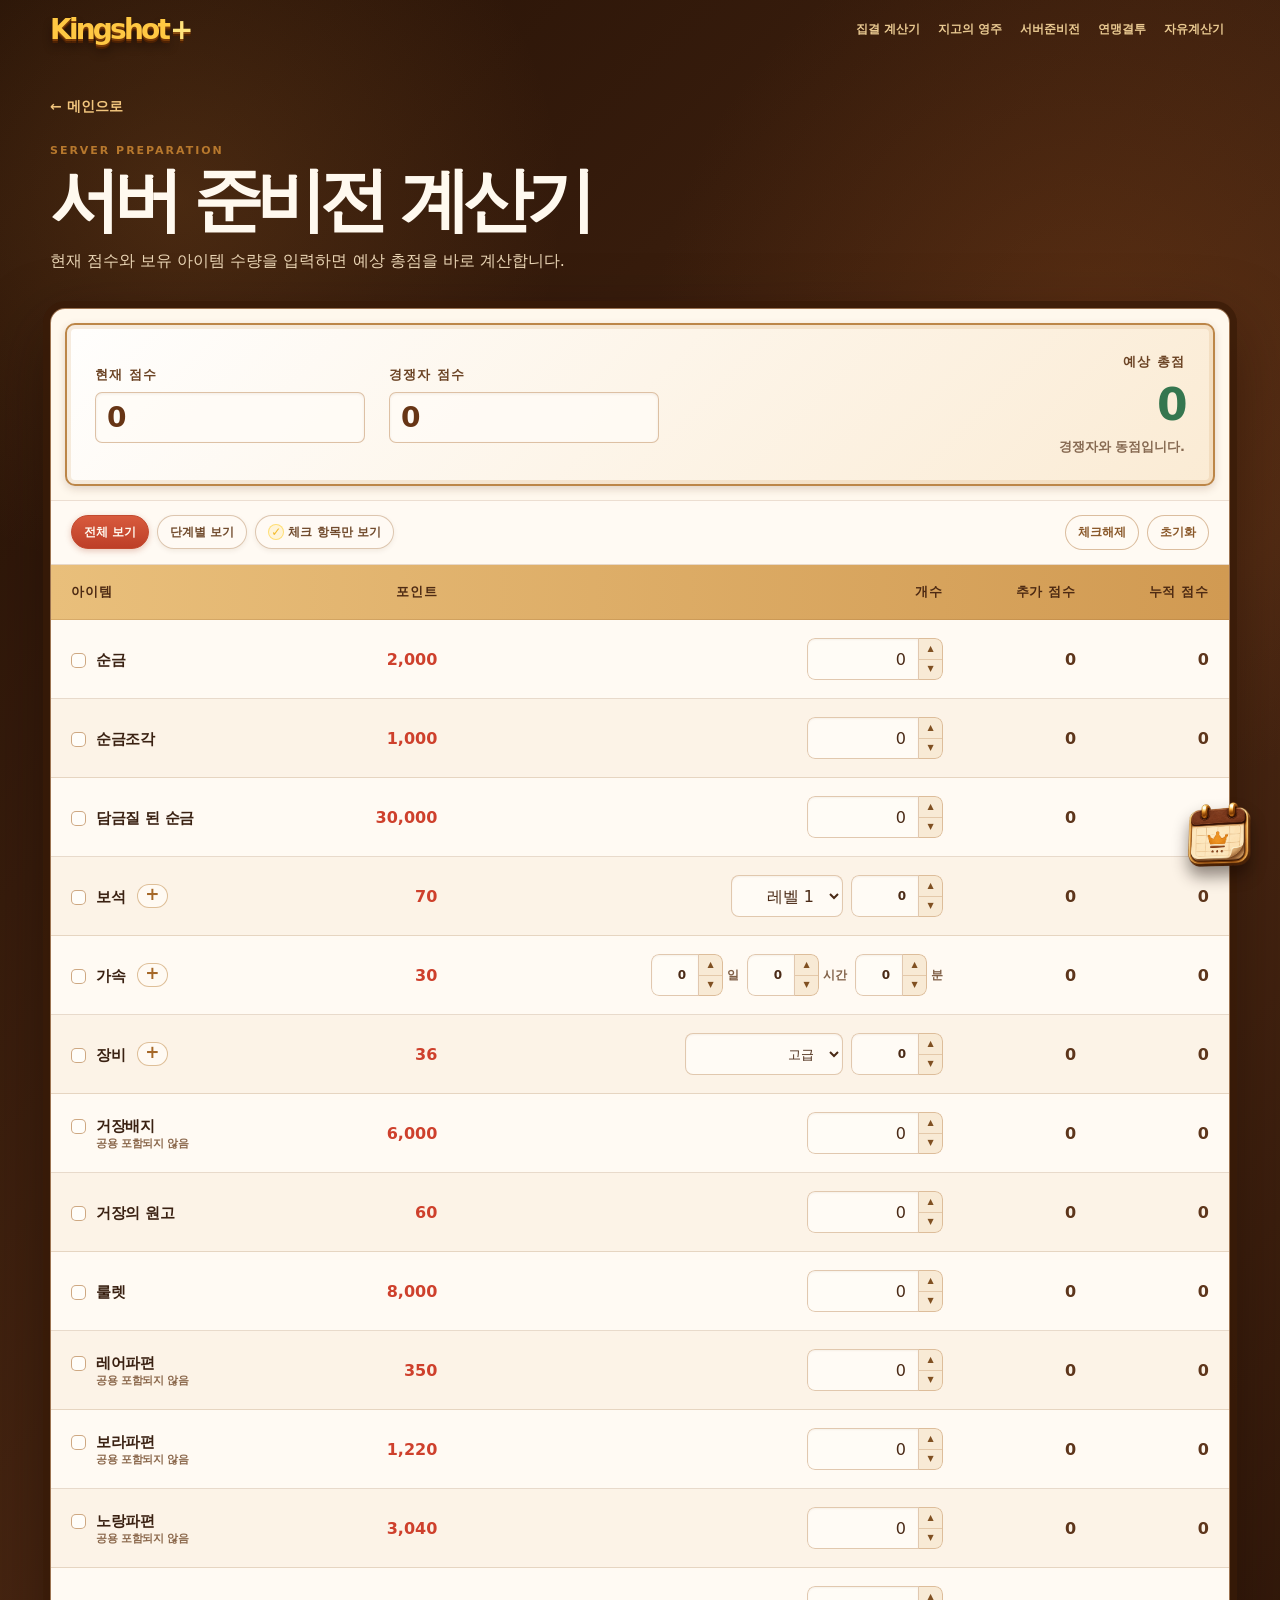
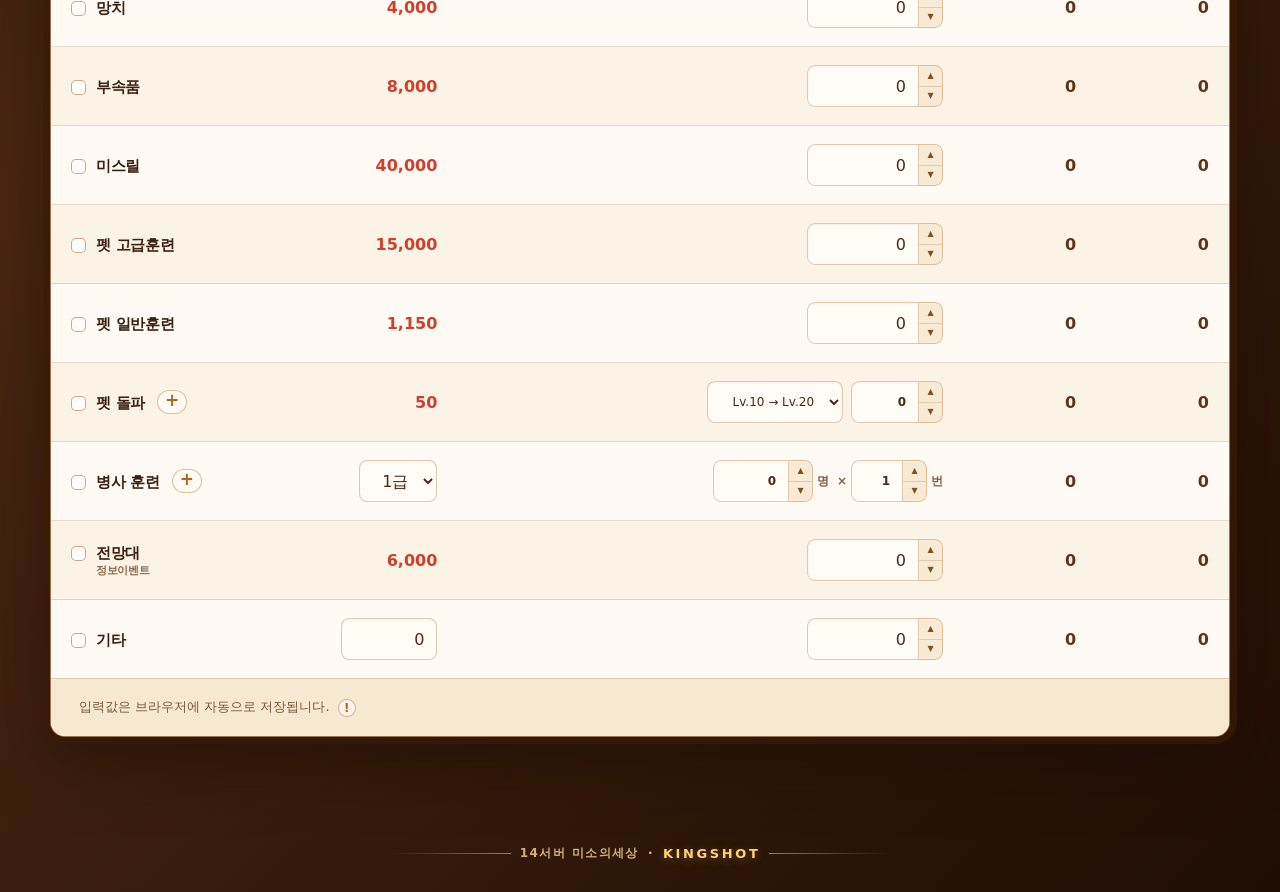
<file: calculator_server_prep.html>
<!doctype html>
<html lang="ko">
  <head>
    <meta charset="UTF-8" />
    <meta name="viewport" content="width=device-width, initial-scale=1.0" />
    <title>계산기</title>
    <link rel="stylesheet" href="calculator_gg.css?v=20260622-10" />
    <link rel="stylesheet" href="schedule.css?v=20260603-1" />
  </head>
  <body>
    <nav class="top-nav"></nav>
    <main class="page">
      <a class="back-link" href="index.html">← 메인으로</a>
      <header class="page-header">
        <p class="eyebrow">SERVER PREPARATION</p>
        <h1>서버 준비전 계산기</h1>
        <p>
          현재 점수와 보유 아이템 수량을 입력하면 예상 총점을 바로 계산합니다.
        </p>
      </header>

      <section class="calculator" aria-label="지고 점수 계산기">
        <header class="score-header">
          <div class="score-inputs">
            <label>
              <span class="score-label">현재 점수</span>
              <input
                class="current-score"
                id="currentScore"
                type="text"
                inputmode="numeric"
                value="0"
              />
            </label>
            <label>
              <span class="score-label">경쟁자 점수</span>
              <input
                class="current-score"
                id="competitorScore"
                type="text"
                inputmode="numeric"
                value="0"
              />
            </label>
          </div>
          <div class="result" aria-live="polite">
            <span class="result-label">예상 총점</span>
            <strong class="total" id="totalScore">0</strong>
            <span class="comparison" id="comparison">경쟁자와 동점입니다.</span>
          </div>
        </header>

        <div class="view-controls">
          <button class="view-toggle active" id="showAllButton" type="button">
            전체 보기
          </button>
          <div class="stage-view">
            <button
              class="view-toggle"
              id="showStageButton"
              type="button"
              aria-expanded="false"
            >
              단계별 보기
            </button>
            <div class="stage-menu" id="stageMenu" hidden>
              <button type="button" data-stage="1">1단계</button>
              <button type="button" data-stage="2">2단계</button>
              <button type="button" data-stage="3">3단계</button>
              <button type="button" data-stage="4">4단계</button>
              <button type="button" data-stage="5">5단계</button>
            </div>
          </div>
          <button class="view-toggle" id="showSelectedButton" type="button">
            <span class="selected-check-icon" aria-hidden="true">✓</span>
            체크 항목만 보기
          </button>
          <button class="reset" id="clearPinsButton" type="button">
            체크해제
          </button>
          <button class="reset" id="resetButton" type="button">초기화</button>
        </div>

        <div class="table-wrap">
          <table>
            <thead>
              <tr>
                <th scope="col">아이템</th>
                <th scope="col">포인트</th>
                <th scope="col">개수</th>
                <th scope="col">추가 점수</th>
                <th scope="col">누적 점수</th>
              </tr>
            </thead>
            <tbody id="scoreRows"></tbody>
          </table>
        </div>

        <footer class="footer">
          <p>
            입력값은 브라우저에 자동으로 저장됩니다.
            <span class="storage-help">
              <button
                class="storage-help-button"
                type="button"
                aria-label="자동 저장 안내"
              >
                !
              </button>
              <span class="storage-tooltip" role="tooltip">
                <span>같은 기기, 같은 브라우저에서 다시 열면 복원됩니다.</span>
                <span>다른 컴퓨터나 다른 브라우저에는 공유되지 않습니다.</span>
                <span
                  >시크릿 모드 종료, 브라우저 데이터 삭제 시 사라질 수
                  있습니다.</span
                >
                <span>서버로 전송되지는 않습니다.</span>
              </span>
            </span>
          </p>
        </footer>
      </section>
    </main>

    <footer class="site-footer">
      <span>14서버 미소의세상</span>
      <i>·</i>
      <strong>KINGSHOT</strong>
    </footer>

    <aside class="schedule-widget">
      <section
        class="schedule-panel"
        id="schedulePanel"
        aria-label="킹샷 일정 달력"
        aria-hidden="true"
      >
        <header class="schedule-header">
          <div>
            <p>KINGSHOT SCHEDULE</p>
            <h2 id="scheduleTitle">일정 달력</h2>
          </div>
          <button class="schedule-close" type="button" aria-label="달력 닫기">
            ×
          </button>
        </header>
        <div class="schedule-toolbar">
          <button
            class="schedule-arrow"
            type="button"
            data-schedule-action="prev"
            aria-label="이전 기간"
          >
            ‹
          </button>
          <button
            class="schedule-today"
            type="button"
            data-schedule-action="today"
          >
            현재 이벤트
          </button>
          <button
            class="schedule-arrow"
            type="button"
            data-schedule-action="next"
            aria-label="다음 기간"
          >
            ›
          </button>
          <button
            class="schedule-view-toggle"
            type="button"
            data-schedule-action="toggle"
          >
            월 전체 보기
          </button>
        </div>
        <div class="schedule-grid" id="scheduleGrid"></div>
      </section>
      <button
        class="schedule-launcher"
        type="button"
        aria-label="일정 달력 열기"
        aria-expanded="false"
        aria-controls="schedulePanel"
      >
        <img src="schedule.png" alt="" />
      </button>
    </aside>

    <script src="nav.js?v=20260602-1"></script>
    <script src="schedule.js?v=20260611-1"></script>
    <script>
      const GEM_MULTIPLIERS = [
        0, 625, 1250, 3125, 8750, 11250, 12500, 12500, 13000, 14000, 15000,
        16000,
      ];
      const PET_BREAKTHROUGH_POINT = 50;
      const TRAINING_POINTS = [0, 2, 4, 5, 8, 12, 18, 25, 35, 45, 60, 75];
      const EQUIPMENT_OPTIONS = [
        { name: "고급", score: 1125 },
        { name: "고급 (1성)", score: 1875 },
        { name: "레어", score: 3000 },
        { name: "레어 (1성)", score: 4500 },
        { name: "레어 (2성)", score: 5100 },
        { name: "레어 (3성)", score: 5440 },
        { name: "에픽", score: 3230 },
        { name: "에픽 (1성)", score: 3230 },
        { name: "에픽 (2성)", score: 3225 },
        { name: "에픽 (3성)", score: 3225 },
        { name: "에픽 T1", score: 3440 },
        { name: "에픽 T1 (1성)", score: 3440 },
        { name: "에픽 T1 (2성)", score: 4085 },
        { name: "에픽 T1 (3성)", score: 4085 },
        { name: "레전드", score: 6250 },
        { name: "레전드 (1성)", score: 6250 },
        { name: "레전드 (2성)", score: 6250 },
        { name: "레전드 (3성)", score: 6250 },
        { name: "레전드 T1", score: 6250 },
        { name: "레전드 T1 (1성)", score: 6250 },
        { name: "레전드 T1 (2성)", score: 6250 },
        { name: "레전드 T1 (3성)", score: 6250 },
        { name: "레전드 T2", score: 6250 },
        { name: "레전드 T2 (1성)", score: 6250 },
        { name: "레전드 T2 (2성)", score: 6250 },
        { name: "레전드 T2 (3성)", score: 6250 },
        { name: "레전드 T3", score: 9000 },
        { name: "레전드 T3 (1성)", score: 9000 },
        { name: "레전드 T3 (2성)", score: 9000 },
        { name: "레전드 T3 (3성)", score: 9000 },
        { name: "신화", score: 12000 },
        { name: "신화 (1성)", score: 12000 },
        { name: "신화 (2성)", score: 12000 },
        { name: "신화 (3성)", score: 12000 },
      ];
      const PET_BREAKTHROUGH_OPTIONS = [
        { name: "Lv.10 → Lv.20", score: 500 },
        { name: "Lv.20 → Lv.30", score: 1000 },
        { name: "Lv.30 → Lv.40", score: 2000 },
        { name: "Lv.40 → Lv.50", score: 3000 },
        { name: "Lv.50 → Lv.60", score: 4500 },
        { name: "Lv.60 → Lv.70", score: 6750 },
        { name: "Lv.70 → Lv.80", score: 10000 },
        { name: "Lv.80 → Lv.90", score: 12000 },
        { name: "Lv.90 → Lv.100", score: 14500 },
        { name: "Lv.100 → Lv.110", score: 17500 },
      ];
      const DEFAULT_SCORE = 0;
      const STORAGE_KEY = "kingshot-server-prep-score-v1";
      const items = [
        { id: "pureGold", name: "순금", point: 2000 },
        { id: "goldPiece", name: "순금조각", point: 1000 },
        { id: "tempering", name: "담금질 된 순금", point: 30000 },
        { id: "gem", name: "보석", point: 70, isGem: true },
        { id: "speedup", name: "가속", point: 30, isTime: true },
        { id: "equipment", name: "장비", point: 36, isEquipment: true },
        {
          id: "masterBadge",
          name: "거장배지",
          point: 6000,
          note: "공용 포함되지 않음",
        },
        { id: "masterManuscript", name: "거장의 원고", point: 60 },
        { id: "roulette", name: "룰렛", point: 8000 },
        {
          id: "rareShard",
          name: "레어파편",
          point: 350,
          note: "공용 포함되지 않음",
        },
        {
          id: "purpleShard",
          name: "보라파편",
          point: 1220,
          note: "공용 포함되지 않음",
        },
        {
          id: "yellowShard",
          name: "노랑파편",
          point: 3040,
          note: "공용 포함되지 않음",
        },
        { id: "hammer", name: "망치", point: 4000 },
        { id: "component", name: "부속품", point: 8000 },
        { id: "mithril", name: "미스릴", point: 40000 },
        { id: "advancedTraining", name: "펫 고급훈련", point: 15000 },
        { id: "normalTraining", name: "펫 일반훈련", point: 1150 },
        { id: "petBreakthrough", name: "펫 돌파", isPetBreakthrough: true },
        { id: "soldierTraining", name: "병사 훈련", isSoldier: true },
        {
          id: "observatoryInfo",
          name: "전망대",
          point: 6000,
          note: "정보이벤트",
        },
        { id: "other", name: "기타", isCustom: true },
      ];
      const STAGE_ITEMS = {
        1: [
          "gem",
          "pureGold",
          "goldPiece",
          "tempering",
          "speedup",
          "observatoryInfo",
        ],
        2: [
          "pureGold",
          "goldPiece",
          "tempering",
          "speedup",
          "roulette",
          "rareShard",
          "purpleShard",
          "yellowShard",
          "masterManuscript",
          "masterBadge",
        ],
        3: [
          "advancedTraining",
          "normalTraining",
          "petBreakthrough",
          "gem",
          "roulette",
          "rareShard",
          "purpleShard",
          "yellowShard",
          "masterManuscript",
          "masterBadge",
          "observatoryInfo",
        ],
        4: ["gem", "hammer", "component", "soldierTraining", "mithril"],
        5: [
          "advancedTraining",
          "normalTraining",
          "petBreakthrough",
          "equipment",
          "hammer",
          "component",
          "pureGold",
          "goldPiece",
          "tempering",
          "speedup",
          "observatoryInfo",
          "mithril",
        ],
      };

      const rows = document.querySelector("#scoreRows");
      const currentScore = document.querySelector("#currentScore");
      const competitorScore = document.querySelector("#competitorScore");
      const totalScore = document.querySelector("#totalScore");
      const comparison = document.querySelector("#comparison");
      const resetButton = document.querySelector("#resetButton");
      const showAllButton = document.querySelector("#showAllButton");
      const showStageButton = document.querySelector("#showStageButton");
      const stageMenu = document.querySelector("#stageMenu");
      const showSelectedButton = document.querySelector("#showSelectedButton");
      const clearPinsButton = document.querySelector("#clearPinsButton");
      const numberFormat = new Intl.NumberFormat("ko-KR");
      let showSelectedOnly = false;

      function closeStageMenu() {
        stageMenu.hidden = true;
        showStageButton.setAttribute("aria-expanded", "false");
      }

      function clearStageView() {
        closeStageMenu();
        showStageButton.classList.remove("active");
        stageMenu.querySelectorAll("[data-stage]").forEach((button) => {
          button.classList.remove("active");
        });
      }

      function parseNumeric(value) {
        return Math.max(0, Number(String(value).replace(/[^0-9]/g, "")) || 0);
      }

      function formatNumeric(value) {
        return numberFormat.format(parseNumeric(value));
      }

      const stepperSelector =
        ".qty-input, .gem-count-input, .time-input, .soldier-count-input, .equipment-count-input, .pet-breakthrough-count-input";

      function enhanceNumericControls() {
        document.querySelectorAll(stepperSelector).forEach((input) => {
          if (input.parentElement.classList.contains("numeric-control")) return;

          const wrapper = document.createElement("span");
          wrapper.className = "numeric-control";
          input.parentNode.insertBefore(wrapper, input);
          wrapper.appendChild(input);
          wrapper.insertAdjacentHTML(
            "beforeend",
            '<span class="stepper-buttons"><button data-step="1" type="button" aria-label="1 증가">▲</button><button data-step="-1" type="button" aria-label="1 감소">▼</button></span>',
          );
        });
      }

      function getSavedState() {
        try {
          return JSON.parse(localStorage.getItem(STORAGE_KEY)) || {};
        } catch {
          return {};
        }
      }

      function makeGemEntry(entry, index) {
        const options = GEM_MULTIPLIERS.map(
          (_, level) =>
            `<option value="${level}" ${level === entry.level ? "selected" : ""}>레벨 ${level}</option>`,
        )
          .slice(1)
          .join("");
        return `
          <div class="gem-entry">
            ${index > 0 ? '<button class="entry-remove" data-remove-gem type="button">삭제</button>' : '<span class="entry-remove-spacer"></span>'}
            <select class="gem-select" data-gem-level aria-label="보석 레벨">${options}</select>
            <label><input class="gem-count-input" data-gem-count aria-label="보석 개수" type="text" inputmode="numeric" value="${formatNumeric(entry.count)}"></label>
          </div>
        `;
      }

      function makeTimeEntry(entry, index) {
        const days = Math.floor(entry.minutes / 1440);
        const hours = Math.floor((entry.minutes % 1440) / 60);
        const minutes = entry.minutes % 60;
        return `
          <div class="time-entry">
            ${index > 0 ? '<button class="entry-remove" data-remove-time type="button">삭제</button>' : '<span class="entry-remove-spacer"></span>'}
            <label><input class="time-input" data-day aria-label="가속 일" type="text" inputmode="numeric" value="${formatNumeric(days)}"><span>일</span></label>
            <label><input class="time-input" data-hour aria-label="가속 시간" type="text" inputmode="numeric" value="${formatNumeric(hours)}"><span>시간</span></label>
            <label><input class="time-input" data-minute aria-label="가속 분" type="text" inputmode="numeric" value="${formatNumeric(minutes)}"><span>분</span></label>
          </div>
        `;
      }

      function makeSoldierTierEntry(entry) {
        const options = TRAINING_POINTS.slice(1)
          .map((_, offset) => {
            const tier = offset + 1;
            return `<option value="${tier}" ${tier === entry.tier ? "selected" : ""}>${tier}급</option>`;
          })
          .join("");
        return `<select class="soldier-select" data-soldier-tier aria-label="병사 훈련 등급">${options}</select>`;
      }

      function makeSoldierEntry(entry, index) {
        return `
          <div class="soldier-entry" data-soldier-index="${index}">
            ${index > 0 ? '<button class="entry-remove" data-remove-soldier type="button">삭제</button>' : '<span class="entry-remove-spacer"></span>'}
            <label><input class="soldier-count-input" data-soldier-count aria-label="병사 훈련 명수" type="text" inputmode="numeric" value="${formatNumeric(entry.count)}"><span>명</span></label>
            <label><span>×</span><input class="soldier-count-input soldier-times-input" data-soldier-times aria-label="병사 훈련 횟수" type="text" inputmode="numeric" value="${formatNumeric(entry.times ?? 1)}"><span>번</span></label>
          </div>
        `;
      }

      function makeEquipmentEntry(entry, index) {
        const options = EQUIPMENT_OPTIONS.map(
          (option, optionIndex) =>
            `<option value="${optionIndex}" ${optionIndex === entry.option ? "selected" : ""}>${option.name}</option>`,
        ).join("");
        return `
          <div class="equipment-entry">
            ${index > 0 ? '<button class="entry-remove" data-remove-equipment type="button">삭제</button>' : '<span class="entry-remove-spacer"></span>'}
            <select class="equipment-select" data-equipment-option aria-label="장비 등급">${options}</select>
            <label><input class="equipment-count-input" data-equipment-count aria-label="장비 개수" type="text" inputmode="numeric" value="${formatNumeric(entry.count)}"></label>
          </div>
        `;
      }

      function makePetBreakthroughEntry(entry, index) {
        const options = PET_BREAKTHROUGH_OPTIONS.map(
          (option, optionIndex) =>
            `<option value="${optionIndex}" ${optionIndex === entry.option ? "selected" : ""}>${option.name}</option>`,
        ).join("");
        return `
          <div class="pet-breakthrough-entry">
            ${index > 0 ? '<button class="entry-remove" data-remove-pet-breakthrough type="button">삭제</button>' : '<span class="entry-remove-spacer"></span>'}
            <select class="pet-breakthrough-select" data-pet-breakthrough-option aria-label="펫 돌파 단계">${options}</select>
            <label><input class="pet-breakthrough-count-input" data-pet-breakthrough-count aria-label="펫 돌파 개수" type="text" inputmode="numeric" value="${formatNumeric(entry.count)}"></label>
          </div>
        `;
      }

      function makeAddButton(item) {
        if (item.isGem)
          return '<button class="title-add" data-add-gem type="button" aria-label="보석 추가">+</button>';
        if (item.isTime)
          return '<button class="title-add" data-add-time type="button" aria-label="가속 추가">+</button>';
        if (item.isSoldier)
          return '<button class="title-add" data-add-soldier type="button" aria-label="병사 훈련 추가">+</button>';
        if (item.isEquipment)
          return '<button class="title-add" data-add-equipment type="button" aria-label="장비 추가">+</button>';
        if (item.isPetBreakthrough)
          return '<button class="title-add" data-add-pet-breakthrough type="button" aria-label="펫 돌파 추가">+</button>';
        return "";
      }

      function makeQuantityControl(item, quantity) {
        if (item.isGem) {
          const entries = Array.isArray(savedState.gemEntries)
            ? savedState.gemEntries
            : [
                {
                  level: Math.max(1, quantity),
                  count: Math.max(
                    0,
                    Number(savedState[`${item.id}Count`]) || 0,
                  ),
                },
              ];
          return `
            <div class="gem-inputs">
              <div class="gem-entries">${entries.map(makeGemEntry).join("")}</div>
            </div>
          `;
        }

        if (item.isTime) {
          const entries = Array.isArray(savedState.timeEntries)
            ? savedState.timeEntries
            : [{ minutes: quantity }];
          return `
            <div class="time-inputs">
              ${entries.map(makeTimeEntry).join("")}
            </div>
          `;
        }

        if (item.isSoldier) {
          const entries = Array.isArray(savedState.soldierEntries)
            ? savedState.soldierEntries
            : [{ tier: 1, count: 0, times: 1 }];
          return `<div class="soldier-inputs">${entries.map(makeSoldierEntry).join("")}</div>`;
        }

        if (item.isEquipment) {
          const entries = Array.isArray(savedState.equipmentEntries)
            ? savedState.equipmentEntries
            : [{ option: 0, count: 0 }];
          return `<div class="equipment-inputs">${entries.map(makeEquipmentEntry).join("")}</div>`;
        }

        if (item.isPetBreakthrough) {
          const entries = Array.isArray(savedState.petBreakthroughEntries)
            ? savedState.petBreakthroughEntries
            : [{ option: 0, count: 0 }];
          return `<div class="pet-breakthrough-inputs">${entries.map(makePetBreakthroughEntry).join("")}</div>`;
        }

        return `<input class="qty-input" data-id="${item.id}" aria-label="${item.name} 개수" type="text" inputmode="numeric" value="${formatNumeric(quantity)}">`;
      }

      let savedState = {};

      function renderRows(state = {}) {
        savedState = state;
        rows.innerHTML = items
          .map((item) => {
            const quantity = Math.max(0, Number(state[item.id]) || 0);
            const soldierEntries = Array.isArray(state.soldierEntries)
              ? state.soldierEntries
              : [{ tier: 1, count: 0, times: 1 }];
            const pointCell = item.isCustom
              ? `<input class="custom-point-input" data-custom-point aria-label="${item.name} 포인트" type="text" inputmode="numeric" value="${formatNumeric(state.otherPoint || 0)}">`
              : item.isSoldier
                ? `<div class="soldier-tier-inputs">${soldierEntries.map(makeSoldierTierEntry).join("")}</div>`
                : item.isPetBreakthrough
                  ? `<span class="point">${numberFormat.format(PET_BREAKTHROUGH_POINT)}</span>`
                  : `<span class="point">${numberFormat.format(item.point || 0)}</span>`;
            const note = item.note
              ? `<span class="item-note">${item.note}</span>`
              : "";
            const isPinned = Array.isArray(state.pinnedItems)
              ? state.pinnedItems.includes(item.id)
              : false;
            return `
          <tr data-row="${item.id}">
            <td class="item-name">
              <label class="item-pin">
                <input data-pin-item="${item.id}" type="checkbox" ${isPinned ? "checked" : ""}>
                <span class="item-copy">
                  <span class="item-title">${item.name}</span>
                  ${note}
                </span>
              </label>
              ${makeAddButton(item)}
            </td>
            <td>${pointCell}</td>
            <td>${makeQuantityControl(item, quantity)}</td>
            <td class="subtotal" data-subtotal="${item.id}">0</td>
            <td class="subtotal" data-running="${item.id}">0</td>
          </tr>
        `;
          })
          .join("");
        enhanceNumericControls();
      }

      function readQuantity(item) {
        if (
          item.isGem ||
          item.isTime ||
          item.isSoldier ||
          item.isEquipment ||
          item.isPetBreakthrough
        ) {
          return 0;
        }

        const id = item.id;
        const input = document.querySelector(`[data-id="${id}"]`);
        return Math.floor(parseNumeric(input.value));
      }

      function readGemEntries() {
        return Array.from(document.querySelectorAll(".gem-entry")).map(
          (entry) => ({
            level: Math.max(
              1,
              Math.floor(
                Number(entry.querySelector("[data-gem-level]").value) || 0,
              ),
            ),
            count: Math.max(
              0,
              Math.floor(
                parseNumeric(entry.querySelector("[data-gem-count]").value),
              ),
            ),
          }),
        );
      }

      function readTimeEntries() {
        return Array.from(document.querySelectorAll(".time-entry")).map(
          (entry) => ({
            minutes:
              Math.max(
                0,
                Math.floor(
                  parseNumeric(entry.querySelector("[data-day]").value),
                ),
              ) *
                1440 +
              Math.max(
                0,
                Math.floor(
                  parseNumeric(entry.querySelector("[data-hour]").value),
                ),
              ) *
                60 +
              Math.max(
                0,
                Math.floor(
                  parseNumeric(entry.querySelector("[data-minute]").value),
                ),
              ),
          }),
        );
      }

      function readSoldierEntries() {
        const tierInputs = Array.from(
          document.querySelectorAll("[data-soldier-tier]"),
        );
        return Array.from(document.querySelectorAll(".soldier-entry")).map(
          (entry, index) => ({
            tier: Math.max(
              1,
              Math.floor(Number(tierInputs[index]?.value) || 1),
            ),
            count: Math.max(
              0,
              Math.floor(
                parseNumeric(entry.querySelector("[data-soldier-count]").value),
              ),
            ),
            times: Math.max(
              0,
              Math.floor(
                parseNumeric(entry.querySelector("[data-soldier-times]").value),
              ),
            ),
          }),
        );
      }

      function readEquipmentEntries() {
        return Array.from(document.querySelectorAll(".equipment-entry")).map(
          (entry) => ({
            option: Math.max(
              0,
              Math.floor(
                Number(entry.querySelector("[data-equipment-option]").value) ||
                  0,
              ),
            ),
            count: Math.max(
              0,
              Math.floor(
                parseNumeric(
                  entry.querySelector("[data-equipment-count]").value,
                ),
              ),
            ),
          }),
        );
      }

      function readPetBreakthroughEntries() {
        return Array.from(
          document.querySelectorAll(".pet-breakthrough-entry"),
        ).map((entry) => ({
          option: Math.max(
            0,
            Math.floor(
              Number(
                entry.querySelector("[data-pet-breakthrough-option]").value,
              ) || 0,
            ),
          ),
          count: Math.max(
            0,
            Math.floor(
              parseNumeric(
                entry.querySelector("[data-pet-breakthrough-count]").value,
              ),
            ),
          ),
        }));
      }

      function calculate() {
        enhanceNumericControls();
        let runningTotal = Math.max(
          0,
          Math.floor(parseNumeric(currentScore.value)),
        );
        const rivalTotal = Math.max(
          0,
          Math.floor(parseNumeric(competitorScore.value)),
        );
        const state = {
          currentScore: runningTotal,
          competitorScore: rivalTotal,
          pinnedItems: Array.from(
            document.querySelectorAll("[data-pin-item]:checked"),
          ).map((input) => input.dataset.pinItem),
        };

        items.forEach((item) => {
          const quantity = readQuantity(item);
          const point = item.isCustom
            ? Math.max(
                0,
                Math.floor(
                  parseNumeric(
                    document.querySelector("[data-custom-point]").value,
                  ),
                ),
              )
            : item.point || 0;
          const gemEntries = item.isGem ? readGemEntries() : [];
          const timeEntries = item.isTime ? readTimeEntries() : [];
          const soldierEntries = item.isSoldier ? readSoldierEntries() : [];
          const equipmentEntries = item.isEquipment
            ? readEquipmentEntries()
            : [];
          const petBreakthroughEntries = item.isPetBreakthrough
            ? readPetBreakthroughEntries()
            : [];
          let subtotal = point * quantity;
          if (item.isGem) {
            subtotal = gemEntries.reduce(
              (sum, entry) =>
                sum + point * GEM_MULTIPLIERS[entry.level] * entry.count,
              0,
            );
          }
          if (item.isTime) {
            subtotal = timeEntries.reduce(
              (sum, entry) => sum + point * entry.minutes,
              0,
            );
          }
          if (item.isSoldier) {
            subtotal = soldierEntries.reduce(
              (sum, entry) =>
                sum + TRAINING_POINTS[entry.tier] * entry.count * entry.times,
              0,
            );
          }
          if (item.isEquipment) {
            subtotal = equipmentEntries.reduce(
              (sum, entry) =>
                sum +
                point * EQUIPMENT_OPTIONS[entry.option].score * entry.count,
              0,
            );
          }
          if (item.isPetBreakthrough) {
            subtotal = petBreakthroughEntries.reduce(
              (sum, entry) =>
                sum +
                PET_BREAKTHROUGH_OPTIONS[entry.option].score *
                  entry.count *
                  PET_BREAKTHROUGH_POINT,
              0,
            );
          }
          runningTotal += subtotal;
          state[item.id] = quantity;
          if (item.isGem) {
            state.gemEntries = gemEntries;
          }
          if (item.isTime) {
            state.timeEntries = timeEntries;
          }
          if (item.isSoldier) {
            state.soldierEntries = soldierEntries;
          }
          if (item.isEquipment) {
            state.equipmentEntries = equipmentEntries;
          }
          if (item.isPetBreakthrough) {
            state.petBreakthroughEntries = petBreakthroughEntries;
          }
          if (item.isCustom) {
            state.otherPoint = point;
          }
          document.querySelector(`[data-subtotal="${item.id}"]`).textContent =
            numberFormat.format(subtotal);
          document.querySelector(`[data-running="${item.id}"]`).textContent =
            numberFormat.format(runningTotal);
          document.querySelector(`[data-row="${item.id}"]`).hidden =
            showSelectedOnly && !state.pinnedItems.includes(item.id);
        });

        totalScore.textContent = numberFormat.format(runningTotal);
        const difference = runningTotal - rivalTotal;
        totalScore.className = `total ${difference < 0 ? "behind" : "ahead"}`;
        comparison.className = `comparison ${difference > 0 ? "ahead" : difference < 0 ? "behind" : "tie"}`;
        comparison.textContent =
          difference > 0
            ? `경쟁자보다 ${numberFormat.format(difference)}점 앞서고 있습니다.`
            : difference < 0
              ? `경쟁자보다 ${numberFormat.format(Math.abs(difference))}점 부족합니다.`
              : "경쟁자와 동점입니다.";
        localStorage.setItem(STORAGE_KEY, JSON.stringify(state));
      }

      function initialize() {
        const state = getSavedState();
        currentScore.value = formatNumeric(
          Number.isFinite(Number(state.currentScore))
            ? state.currentScore
            : DEFAULT_SCORE,
        );
        competitorScore.value = formatNumeric(
          Number.isFinite(Number(state.competitorScore))
            ? state.competitorScore
            : DEFAULT_SCORE,
        );
        renderRows(state);
        calculate();
      }

      document.addEventListener("input", (event) => {
        if (
          event.target.matches(
            ".current-score, .qty-input, .gem-count-input, .time-input, .soldier-count-input, .equipment-count-input, .pet-breakthrough-count-input, .custom-point-input",
          )
        ) {
          const rawValue = event.target.value;
          event.target.value = rawValue === "" ? "" : formatNumeric(rawValue);
        }
        calculate();
      });
      document.addEventListener("change", calculate);
      document.addEventListener("keydown", (event) => {
        if (
          event.target.matches(stepperSelector) &&
          (event.key === "ArrowUp" || event.key === "ArrowDown")
        ) {
          event.preventDefault();
          const step = event.target.matches('[data-id="hammer"]') ? 10 : 1;
          const difference = event.key === "ArrowUp" ? step : -step;
          event.target.value = formatNumeric(
            Math.max(0, parseNumeric(event.target.value) + difference),
          );
          calculate();
        }
      });
      document.addEventListener("focusin", (event) => {
        if (
          event.target.matches(
            ".current-score, .qty-input, .gem-count-input, .time-input, .soldier-count-input, .equipment-count-input, .pet-breakthrough-count-input, .custom-point-input",
          ) &&
          event.target.value === "0"
        ) {
          event.target.value = "";
        }
      });
      document.addEventListener("click", (event) => {
        if (event.target.matches("[data-step]")) {
          const input = event.target
            .closest(".numeric-control")
            .querySelector("input");
          const step = input.matches('[data-id="hammer"]')
            ? Number(event.target.dataset.step) * 10
            : Number(event.target.dataset.step);
          input.value = formatNumeric(
            Math.max(0, parseNumeric(input.value) + step),
          );
          calculate();
        }

        if (event.target.matches("[data-add-gem]")) {
          const entries = readGemEntries();
          entries.push({ level: 1, count: 0 });
          savedState = { ...savedState, gemEntries: entries };
          document.querySelector(".gem-entries").innerHTML = entries
            .map(makeGemEntry)
            .join("");
          calculate();
        }

        if (event.target.matches("[data-remove-gem]")) {
          event.target.closest(".gem-entry").remove();
          calculate();
        }

        if (event.target.matches("[data-add-time]")) {
          const entries = readTimeEntries();
          entries.push({ minutes: 0 });
          savedState = { ...savedState, timeEntries: entries };
          document.querySelector(".time-inputs").innerHTML = entries
            .map(makeTimeEntry)
            .join("");
          calculate();
        }

        if (event.target.matches("[data-remove-time]")) {
          event.target.closest(".time-entry").remove();
          calculate();
        }

        if (event.target.matches("[data-add-soldier]")) {
          const entries = readSoldierEntries();
          entries.push({ tier: 1, count: 0, times: 1 });
          savedState = { ...savedState, soldierEntries: entries };
          document.querySelector(".soldier-inputs").innerHTML = entries
            .map(makeSoldierEntry)
            .join("");
          document.querySelector(".soldier-tier-inputs").innerHTML = entries
            .map(makeSoldierTierEntry)
            .join("");
          calculate();
        }

        if (event.target.matches("[data-remove-soldier]")) {
          const index = Number(
            event.target.closest(".soldier-entry").dataset.soldierIndex,
          );
          const entries = readSoldierEntries();
          entries.splice(index, 1);
          document.querySelector(".soldier-inputs").innerHTML = entries
            .map(makeSoldierEntry)
            .join("");
          document.querySelector(".soldier-tier-inputs").innerHTML = entries
            .map(makeSoldierTierEntry)
            .join("");
          calculate();
        }

        if (event.target.matches("[data-add-equipment]")) {
          const entries = readEquipmentEntries();
          entries.push({ option: 0, count: 0 });
          savedState = { ...savedState, equipmentEntries: entries };
          document.querySelector(".equipment-inputs").innerHTML = entries
            .map(makeEquipmentEntry)
            .join("");
          calculate();
        }

        if (event.target.matches("[data-remove-equipment]")) {
          event.target.closest(".equipment-entry").remove();
          calculate();
        }

        if (event.target.matches("[data-add-pet-breakthrough]")) {
          const entries = readPetBreakthroughEntries();
          entries.push({ option: 0, count: 0 });
          savedState = { ...savedState, petBreakthroughEntries: entries };
          document.querySelector(".pet-breakthrough-inputs").innerHTML = entries
            .map(makePetBreakthroughEntry)
            .join("");
          calculate();
        }

        if (event.target.matches("[data-remove-pet-breakthrough]")) {
          event.target.closest(".pet-breakthrough-entry").remove();
          calculate();
        }
      });
      showAllButton.addEventListener("click", () => {
        showSelectedOnly = false;
        clearStageView();
        showAllButton.classList.add("active");
        showSelectedButton.classList.remove("active");
        calculate();
      });
      showStageButton.addEventListener("click", () => {
        const willOpen = stageMenu.hidden;
        stageMenu.hidden = !willOpen;
        showStageButton.setAttribute("aria-expanded", String(willOpen));
      });
      stageMenu.addEventListener("click", (event) => {
        const button = event.target.closest("[data-stage]");
        if (!button) return;
        const selectedItems = new Set(STAGE_ITEMS[button.dataset.stage]);
        document.querySelectorAll("[data-pin-item]").forEach((input) => {
          input.checked = selectedItems.has(input.dataset.pinItem);
        });
        showSelectedOnly = true;
        showAllButton.classList.remove("active");
        showSelectedButton.classList.remove("active");
        showStageButton.classList.add("active");
        stageMenu.querySelectorAll("[data-stage]").forEach((stageButton) => {
          stageButton.classList.toggle("active", stageButton === button);
        });
        closeStageMenu();
        calculate();
      });
      showSelectedButton.addEventListener("click", () => {
        showSelectedOnly = true;
        clearStageView();
        showSelectedButton.classList.add("active");
        showAllButton.classList.remove("active");
        calculate();
      });
      clearPinsButton.addEventListener("click", () => {
        document.querySelectorAll("[data-pin-item]").forEach((input) => {
          input.checked = false;
        });
        showSelectedOnly = false;
        clearStageView();
        showSelectedButton.classList.remove("active");
        showAllButton.classList.add("active");
        calculate();
      });
      document.addEventListener("click", (event) => {
        if (!event.target.closest(".stage-view")) closeStageMenu();
      });
      resetButton.addEventListener("click", () => {
        const pinnedItems = Array.from(
          document.querySelectorAll("[data-pin-item]:checked"),
        ).map((input) => input.dataset.pinItem);
        const scoreState = {
          pinnedItems,
          currentScore: Math.max(
            0,
            Math.floor(parseNumeric(currentScore.value)),
          ),
          competitorScore: Math.max(
            0,
            Math.floor(parseNumeric(competitorScore.value)),
          ),
        };
        localStorage.setItem(STORAGE_KEY, JSON.stringify(scoreState));
        renderRows(scoreState);
        calculate();
      });

      initialize();
    </script>
  </body>
</html>
</file>
<file: index.css>
:root {
  --cream: #fff8ed;
  --cream-deep: #f3dfbf;
  --brown: #321609;
  --brown-soft: #5a2d15;
  --gold: #e2ad5f;
  --gold-deep: #a96a2c;
  --red: #bd432c;
  --ink: #43230f;
}

* {
  box-sizing: border-box;
}

html {
  scroll-behavior: smooth;
}

body {
  min-height: 100vh;
  margin: 0;
  background:
    radial-gradient(
      circle at 18% 8%,
      rgba(224, 164, 88, 0.24),
      transparent 24rem
    ),
    radial-gradient(
      circle at 88% 28%,
      rgba(128, 63, 24, 0.44),
      transparent 30rem
    ),
    linear-gradient(135deg, #1f0d04, #4a2511 52%, #210d04);
  color: var(--cream);
  font-family: "Pretendard", "Noto Sans KR", system-ui, sans-serif;
}

.top-nav {
  position: sticky;
  z-index: 20;
  top: 0;
  display: flex;
  align-items: center;
  gap: 24px;
  width: min(100% - 32px, 1120px);
  margin: 0 auto;
  padding: 14px 0;
  transition: transform 220ms ease;
}

.top-nav.nav-hidden {
  transform: translateY(-120%);
}

.brand {
  flex: none;
  color: #ffc843;
  font-size: 28px;
  font-weight: 900;
  letter-spacing: -0.1em;
  line-height: 1;
  text-decoration: none;
  text-shadow:
    0 2px 0 #7b3c08,
    0 4px 0 #4d2103,
    0 7px 10px rgba(19, 7, 1, 0.48);
}

.brand span {
  color: #ffe47c;
  margin-left: 2px;
  text-shadow:
    0 2px 0 #8b4e12,
    0 4px 0 #4d2103;
}

.nav-links {
  display: flex;
  justify-content: flex-end;
  gap: 6px;
  margin-left: auto;
  overflow-x: auto;
  scrollbar-width: none;
}

.nav-links::-webkit-scrollbar {
  display: none;
}

.nav-links a {
  flex: none;
  border-bottom: 1px solid transparent;
  color: #f0d3a2;
  padding: 7px 6px;
  font-size: 12px;
  font-weight: 800;
  text-decoration: none;
}

.nav-links a:hover {
  border-color: #e2ad5f;
  color: #ffe5b5;
}

.nav-toggle {
  display: none;
}

@media (max-width: 760px) {
  .top-nav {
    flex-wrap: wrap;
  }

  .nav-toggle {
    display: grid;
    gap: 4px;
    margin-left: auto;
    cursor: pointer;
    border: 0;
    background: transparent;
    padding: 6px;
  }

  .nav-toggle span {
    width: 22px;
    height: 2px;
    border-radius: 99px;
    background: #f4ca80;
  }

  .nav-links {
    position: absolute;
    top: 100%;
    right: 0;
    display: none;
    flex-direction: column;
    width: min(240px, calc(100vw - 32px));
    margin-left: 0;
    border: 1px solid rgba(226, 173, 95, 0.28);
    border-radius: 12px;
    background: rgba(45, 20, 7, 0.97);
    padding: 8px;
    box-shadow: 0 12px 26px rgba(16, 5, 1, 0.34);
  }

  .menu-open .nav-links {
    display: flex;
  }

  .nav-links a {
    padding: 10px 9px;
  }

  .nav-links a:hover {
    border-color: transparent;
    background: rgba(226, 173, 95, 0.16);
    color: #fff0cb;
  }
}

.site-shell {
  width: min(100% - 32px, 1120px);
  margin: 0 auto;
  padding: 38px 0 26px;
}

.hero {
  display: grid;
  grid-template-columns: 1.2fr 0.8fr;
  align-items: center;
  min-height: 510px;
  overflow: hidden;
  border: 1px solid rgba(231, 179, 100, 0.42);
  border-radius: 24px;
  background:
    linear-gradient(120deg, rgba(37, 15, 4, 0.96), rgba(78, 39, 16, 0.84)),
    #351807;
  box-shadow: 0 24px 70px rgba(15, 5, 1, 0.52);
}

.hero-copy {
  padding: clamp(34px, 7vw, 76px);
}

.eyebrow,
.section-heading p,
.tool-tag {
  margin: 0;
  color: var(--gold);
  font-size: 12px;
  font-weight: 900;
  letter-spacing: 0.18em;
}

h1 {
  margin: 12px 0 0;
  color: #fffaf0;
  font-size: clamp(54px, 9vw, 104px);
  letter-spacing: -0.1em;
  line-height: 0.95;
  text-shadow: 0 4px 0 rgba(20, 7, 1, 0.48);
}

.hero-text {
  margin: 28px 0;
  color: #ead8bd;
  font-size: 17px;
  line-height: 1.8;
}

.hero-button {
  display: inline-block;
  border: 1px solid rgba(255, 214, 144, 0.52);
  border-radius: 999px;
  background: linear-gradient(#dc6844, #b83f2b);
  color: #fff9ef;
  padding: 13px 22px;
  font-size: 14px;
  font-weight: 600;
  text-decoration: none;
  box-shadow: 0 6px 16px rgba(126, 40, 22, 0.3);
}

.portrait-frame {
  position: relative;
  align-self: end;
  justify-self: center;
  width: min(92%, 380px);
  margin-right: 20px;
}

.portrait-frame img {
  position: relative;
  display: block;
  width: 100%;
  border: 8px solid rgba(255, 244, 225, 0.82);
  border-radius: 190px 190px 24px 24px;
  background: #fff;
  box-shadow: 0 16px 36px rgba(19, 6, 1, 0.42);
}

.portrait-glow {
  position: absolute;
  inset: 16% -14% 0;
  border-radius: 50%;
  background: rgba(224, 173, 95, 0.34);
  filter: blur(34px);
}

.portrait-badge {
  position: absolute;
  right: -8px;
  bottom: 24px;
  appearance: none;
  cursor: pointer;
  border: 2px solid #f4ca80;
  border-radius: 12px;
  background: #7d481d;
  color: #ffe4aa;
  padding: 10px 12px;
  font: inherit;
  font-weight: 900;
  box-shadow: 0 10px 20px rgba(29, 10, 1, 0.28);
  transition:
    transform 180ms ease,
    background 180ms ease,
    box-shadow 180ms ease;
}

.portrait-badge:hover,
.portrait-badge:focus-visible {
  background: #9a5a26;
  box-shadow: 0 14px 26px rgba(29, 10, 1, 0.36);
  transform: translateY(-2px);
}

.portrait-badge:focus-visible {
  outline: 3px solid rgba(255, 229, 181, 0.72);
  outline-offset: 3px;
}

.tools {
  padding: 72px 0 100px;
}

.section-heading h2 {
  margin: 7px 0 24px;
  color: #fff8eb;
  font-size: 36px;
  letter-spacing: -0.07em;
}

.tool-grid {
  display: grid;
  grid-template-columns: repeat(2, minmax(0, 1fr));
  gap: 16px;
}

.tool-card {
  position: relative;
  display: grid;
  grid-template-columns: auto 1fr auto;
  align-items: center;
  gap: 18px;
  min-height: 168px;
  border: 1px solid rgba(187, 126, 59, 0.48);
  border-radius: 16px;
  background: linear-gradient(135deg, #fffaf1, #f4dec0);
  color: var(--ink);
  padding: 22px;
  text-decoration: none;
  box-shadow: 0 10px 25px rgba(18, 6, 1, 0.24);
  transition:
    transform 180ms ease,
    box-shadow 180ms ease;
}

.tool-card:hover {
  transform: translateY(-5px);
  box-shadow: 0 17px 32px rgba(18, 6, 1, 0.34);
}

.tool-number {
  color: #c68b46;
  font-size: 34px;
  font-weight: 900;
}

.tool-card h3 {
  margin: 8px 0 5px;
  color: #4b260f;
  font-size: 21px;
}

.tool-card p:last-child {
  margin: 0;
  color: #84654b;
  font-size: 14px;
  line-height: 1.6;
}

.tool-arrow {
  color: var(--red);
  font-size: 30px;
  font-weight: 900;
}

.site-footer {
  display: flex;
  align-items: center;
  justify-content: center;
  gap: 9px;
  color: #d4af7a;
  padding: 26px 0 12px;
  font-size: 12px;
  font-weight: 800;
  letter-spacing: 0.12em;
  text-align: center;
}

.site-footer::before,
.site-footer::after {
  width: min(18vw, 120px);
  height: 1px;
  background: linear-gradient(90deg, transparent, rgba(229, 176, 93, 0.64));
  content: "";
}

.site-footer::after {
  background: linear-gradient(90deg, rgba(229, 176, 93, 0.64), transparent);
}

.site-footer i {
  color: #f3c66e;
  font-style: normal;
}

.site-footer strong {
  color: #ffd46f;
  font-size: 13px;
  letter-spacing: 0.2em;
  text-shadow: 0 2px 8px rgba(216, 160, 87, 0.36);
}

.rules-open {
  overflow: hidden;
}

.rules-modal {
  position: fixed;
  z-index: 90;
  inset: 0;
  display: grid;
  place-items: center;
  padding: 24px;
}

.rules-modal[hidden] {
  display: none;
}

.rules-backdrop {
  position: absolute;
  inset: 0;
  background:
    radial-gradient(circle at 52% 30%, rgba(228, 170, 88, 0.22), transparent 28rem),
    rgba(18, 6, 1, 0.72);
  backdrop-filter: blur(8px);
}

.rules-dialog {
  position: relative;
  width: min(760px, 100%);
  max-height: min(720px, calc(100vh - 48px));
  overflow: auto;
  scrollbar-width: none;
  border: 1px solid rgba(244, 202, 128, 0.58);
  border-radius: 18px;
  background:
    linear-gradient(145deg, rgba(255, 250, 241, 0.98), rgba(241, 219, 187, 0.98)),
    #fff8ed;
  color: var(--ink);
  box-shadow: 0 24px 72px rgba(12, 4, 1, 0.58);
}

.rules-dialog::-webkit-scrollbar {
  display: none;
}

.rules-close {
  position: sticky;
  z-index: 2;
  top: 12px;
  float: right;
  width: 30px;
  height: 30px;
  margin: 12px 12px 0 0;
  cursor: pointer;
  border: 1px solid rgba(169, 106, 44, 0.24);
  border-radius: 50%;
  background: #f1dfc4;
  color: #6b381a;
  font-size: 20px;
  font-weight: 700;
  line-height: 1;
}

.rules-close:hover,
.rules-close:focus-visible {
  background: #a94b31;
  color: #fff7e9;
}

.rules-grid {
  display: grid;
  grid-template-columns: repeat(2, minmax(0, 1fr));
  gap: 12px;
  clear: both;
  padding: 18px 24px 24px;
}

.rule-card {
  min-height: 132px;
  border: 1px solid rgba(198, 139, 70, 0.42);
  border-radius: 8px;
  background:
    linear-gradient(180deg, rgba(255, 252, 245, 0.94), rgba(246, 230, 204, 0.94)),
    #fff8ed;
  padding: 16px;
  box-shadow: 0 10px 20px rgba(77, 32, 5, 0.12);
}

.rule-card-featured {
  min-height: 0;
}

.rule-card-featured .rule-content h3 {
  margin-bottom: 8px;
  font-size: 19px;
}

.rule-card-featured .rule-content p {
  margin-bottom: 10px;
  font-size: 13px;
  line-height: 1.55;
}

.rule-card-featured .rule-note {
  font-size: 13px;
}

.rule-card-featured .rule-content hr {
  margin: 12px 0;
}

.rule-card-featured .rule-group {
  padding: 11px 12px 1px;
}

.rule-card-featured .rule-group h4 {
  font-size: 14px;
}

.rule-event-card {
  min-height: 0;
}

.rule-content h3 {
  margin: 2px 0 14px;
  color: #4b260f;
  font-size: 24px;
  letter-spacing: 0;
}

.rule-content p {
  margin: 0 0 13px;
  color: #5f3b20;
  font-size: 15px;
  line-height: 1.75;
}

.rule-content strong,
.rule-group h4 {
  color: #8e3f25;
}

.rule-note {
  color: #8a6749;
  font-size: 14px;
}

.rule-content hr {
  height: 1px;
  margin: 16px 0;
  border: 0;
  background: linear-gradient(90deg, transparent, #c68b46, transparent);
}

.rule-group {
  border: 1px solid rgba(198, 139, 70, 0.32);
  border-radius: 8px;
  background: rgba(255, 248, 237, 0.72);
  padding: 13px 14px 2px;
}

.rule-group h4 {
  margin: 0 0 8px;
  font-size: 15px;
}

.rule-event {
  padding-top: 15px;
  border-top: 1px solid rgba(198, 139, 70, 0.24);
}

.rule-event:first-child {
  padding-top: 0;
  border-top: 0;
}

.rule-event + .rule-event {
  margin-top: 16px;
}

.rule-event h3 {
  margin-bottom: 4px;
  font-size: 19px;
}

.rule-event .rule-schedule {
  margin-bottom: 11px;
  color: #3f2818;
  font-size: 14px;
  font-weight: 900;
}

.rule-event p {
  margin-bottom: 10px;
  font-size: 13px;
  line-height: 1.55;
}

.rule-event p:last-child {
  margin-bottom: 0;
}

.soldier-infantry {
  color: #d62020;
}

.soldier-cavalry {
  color: #154dff;
}

.soldier-archer {
  color: #009d44;
}

.rule-lines {
  display: grid;
  gap: 9px;
  margin-top: 18px;
}

.rule-lines span {
  display: block;
  height: 10px;
  border-radius: 999px;
  background: linear-gradient(90deg, #d7b889, rgba(215, 184, 137, 0.28));
}

.rule-lines span:nth-child(2) {
  width: 84%;
}

.rule-lines span:nth-child(3) {
  width: 58%;
}

@media (max-width: 720px) {
  .hero {
    grid-template-columns: 1fr;
    min-height: auto;
  }

  .hero-copy {
    padding-bottom: 26px;
  }

  .portrait-frame {
    width: min(74%, 300px);
    margin-right: 0;
  }

  .tool-grid {
    grid-template-columns: 1fr;
  }

  .rules-modal {
    padding: 16px;
  }

  .rules-close {
    top: 8px;
    margin: 8px 8px 0 0;
  }

  .rules-grid {
    grid-template-columns: 1fr;
    padding: 8px 18px 20px;
  }

}

.schedule-widget {
  position: fixed;
  z-index: 50;
  right: 22px;
  bottom: 22px;
}

.schedule-launcher {
  display: block;
  width: 76px;
  height: 76px;
  margin-left: auto;
  cursor: pointer;
  border: 0;
  background: transparent;
  padding: 0;
  filter: drop-shadow(0 10px 8px rgba(16, 5, 1, 0.45));
  transition: transform 180ms ease;
}

.schedule-launcher:hover {
  transform: translateY(-4px);
}

.schedule-launcher img {
  display: block;
  width: 100%;
  height: 100%;
  object-fit: cover;
  transform: scale(1.55);
}

.schedule-panel {
  display: none;
  width: min(1080px, calc(100vw - 32px));
  max-height: min(720px, calc(100vh - 126px));
  margin-bottom: 12px;
  overflow: auto;
  border: 1px solid rgba(226, 173, 95, 0.54);
  border-radius: 18px;
  background: rgba(255, 249, 238, 0.98);
  color: var(--ink);
  box-shadow: 0 18px 48px rgba(15, 5, 1, 0.54);
}

.schedule-panel.is-open {
  display: block;
}

.schedule-header,
.schedule-toolbar {
  display: flex;
  align-items: center;
}

.schedule-header {
  justify-content: space-between;
  padding: 18px 20px 10px;
}

.schedule-header p {
  margin: 0;
  color: var(--gold-deep);
  font-size: 10px;
  font-weight: 900;
  letter-spacing: 0.16em;
}

.schedule-header h2 {
  margin: 4px 0 0;
  color: #512812;
  font-size: 21px;
}

.schedule-close,
.schedule-arrow,
.schedule-today,
.schedule-view-toggle {
  cursor: pointer;
  border: 0;
  color: #6b381a;
  font-weight: 900;
}

.schedule-close {
  background: transparent;
  font-size: 30px;
}

.schedule-toolbar {
  gap: 6px;
  padding: 0 20px 14px;
}

.schedule-arrow,
.schedule-today,
.schedule-view-toggle {
  border-radius: 8px;
  background: #f0dfc4;
  padding: 7px 10px;
}

.schedule-view-toggle {
  margin-left: auto;
  background: #a94b31;
  color: #fff7e9;
}

.schedule-grid {
  display: grid;
  grid-template-columns: repeat(7, minmax(0, 1fr));
  min-width: 920px;
  border-top: 1px solid #e0c69f;
}

.schedule-day-name,
.schedule-day {
  border-right: 1px solid #ead7b9;
  border-bottom: 1px solid #ead7b9;
}

.schedule-day-name:nth-child(7n),
.schedule-day:nth-child(7n) {
  border-right: 0;
}

.schedule-day-name {
  background: #f1e2ca;
  color: #7b4d2d;
  padding: 8px 4px;
  font-size: 12px;
  font-weight: 900;
  text-align: center;
}

.schedule-day {
  min-height: 176px;
  background: #fffaf1;
  padding: 9px;
}

.schedule-day.is-outside {
  background: #f6ecdc;
  color: #b49a7b;
}

.schedule-day.is-today {
  background: #fff1d7;
  box-shadow: inset 0 0 0 2px #d87245;
}

.schedule-date {
  display: block;
  margin-bottom: 9px;
  color: #663719;
  font-size: 14px;
  font-weight: 900;
}

.schedule-event {
  margin: 0 0 7px;
  border: 1px solid #e2b382;
  border-radius: 8px;
  background: #fff0d6;
  color: #633019;
  padding: 3px 5px;
  font-size: 12px;
  font-weight: 800;
  line-height: 1.45;
}

.schedule-event-title {
  display: block;
  margin-bottom: 7px;
  border-bottom: 1px solid #e3bd92;
  color: #7b321d;
  padding-bottom: 6px;
  font-size: 13px;
}

.schedule-event-title:last-child {
  margin-bottom: 0;
  border-bottom: 0;
  padding-bottom: 0;
  color: #7b321d;
}

.schedule-event-items {
  display: flex;
  flex-wrap: wrap;
  gap: 5px;
}

.schedule-event-items span {
  border: 1px solid #e3bd92;
  border-radius: 999px;
  background: #fff8eb;
  color: #6c321c;
  padding: 3px 6px;
  font-size: 12px;
  font-weight: 600;
}

.schedule-event-items span.is-duplicate {
  border-color: #e2a184;
  background: linear-gradient(135deg, #ffe4d5, #f8cdbb);
  color: #913f2b;
  box-shadow: 0 2px 5px rgba(177, 91, 61, 0.16);
  font-weight: 900;
}

.schedule-grid.is-month .schedule-day {
  min-height: 88px;
}

@media (max-width: 620px) {
  .schedule-widget {
    right: 12px;
    bottom: 12px;
  }

  .schedule-launcher {
    width: 64px;
    height: 64px;
    border-radius: 18px;
  }

  .schedule-panel {
    width: calc(100vw - 24px);
    max-height: calc(100vh - 92px);
  }

  .schedule-grid {
    min-width: 860px;
  }

  .schedule-day {
    min-height: 148px;
    padding: 7px;
  }

  .schedule-grid.is-month .schedule-day {
    min-height: 62px;
  }

  .schedule-event {
    padding: 6px;
    font-size: 11px;
  }

  .schedule-event-title {
    margin-bottom: 5px;
    padding-bottom: 4px;
    font-size: 12px;
  }

  .schedule-event-items {
    gap: 4px;
  }

  .schedule-event-items span {
    padding: 2px 5px;
    font-size: 10px;
  }
}
</file>
<file: calculator_gg.css>
:root {
  --ink: #f3f7f5;
  --muted: #91a5a4;
  --paper: #111b24;
  --paper-deep: #0b131b;
  --line: rgba(143, 255, 211, 0.14);
  --green: #5dffc1;
  --green-soft: rgba(93, 255, 193, 0.1);
  --gold: #ffc85c;
  --gold-soft: rgba(255, 200, 92, 0.14);
  --red: #ff6d7a;
  --shadow: 0 24px 70px rgba(0, 0, 0, 0.42);
}

* {
  box-sizing: border-box;
}

body {
  min-height: 100vh;
  margin: 0;
  background:
    linear-gradient(rgba(7, 13, 19, 0.78), rgba(7, 13, 19, 0.92)),
    radial-gradient(
      circle at 14% 10%,
      rgba(93, 255, 193, 0.22),
      transparent 26rem
    ),
    radial-gradient(
      circle at 86% 20%,
      rgba(255, 200, 92, 0.14),
      transparent 24rem
    ),
    #071018;
  color: var(--ink);
  font-family: "Pretendard", "Noto Sans KR", system-ui, sans-serif;
}

button,
input,
select {
  font: inherit;
}

.page {
  width: min(100% - 32px, 920px);
  margin: 0 auto;
  padding: 58px 0 100px;
}

h1 {
  margin: 0;
  color: #fff;
  font-size: clamp(34px, 6vw, 58px);
  letter-spacing: -0.07em;
  line-height: 1;
  text-shadow: 0 0 28px rgba(93, 255, 193, 0.22);
}

.intro {
  max-width: 580px;
  margin: 18px 0 34px;
  color: #9cb0b0;
  font-size: 16px;
  line-height: 1.7;
}

.calculator {
  overflow: hidden;
  border: 1px solid rgba(93, 255, 193, 0.2);
  border-radius: 18px;
  background: rgba(17, 27, 36, 0.94);
  box-shadow: var(--shadow);
}

.score-header {
  display: flex;
  align-items: center;
  justify-content: space-between;
  gap: 24px;
  padding: 28px;
  border-bottom: 1px solid var(--line);
  background:
    linear-gradient(135deg, rgba(93, 255, 193, 0.1), transparent 52%),
    rgba(9, 17, 24, 0.84);
}

.score-inputs {
  display: flex;
  flex-wrap: wrap;
  gap: 24px;
}

.score-label,
.result-label {
  display: block;
  margin-bottom: 8px;
  color: var(--muted);
  font-size: 13px;
  font-weight: 800;
  letter-spacing: 0.08em;
}

.current-score {
  width: 168px;
  border: 1px solid rgba(255, 200, 92, 0.34);
  border-radius: 9px;
  background: rgba(5, 11, 17, 0.68);
  color: var(--gold);
  padding: 8px 11px;
  font-size: 28px;
  font-weight: 800;
  outline: none;
}

.result {
  text-align: right;
}

.total {
  display: block;
  color: var(--green);
  font-size: clamp(30px, 5vw, 44px);
  font-weight: 900;
  letter-spacing: -0.06em;
  text-shadow: 0 0 22px rgba(93, 255, 193, 0.26);
}

.total.behind {
  color: var(--red);
  text-shadow: 0 0 22px rgba(255, 109, 122, 0.28);
}

.comparison {
  display: block;
  margin-top: 8px;
  color: var(--muted);
  font-size: 13px;
  font-weight: 800;
}

.comparison.ahead {
  color: var(--green);
}

.comparison.behind {
  color: var(--red);
}

.view-controls {
  display: flex;
  justify-content: flex-end;
  gap: 8px;
  padding: 14px 20px;
  border-bottom: 1px solid var(--line);
  background: rgba(6, 13, 19, 0.5);
}

.view-toggle {
  cursor: pointer;
  border: 1px solid rgba(145, 165, 164, 0.24);
  border-radius: 999px;
  background: rgba(17, 27, 36, 0.8);
  color: var(--muted);
  padding: 8px 12px;
  font-size: 12px;
  font-weight: 800;
}

.view-toggle.active {
  border-color: var(--green);
  background: var(--green-soft);
  color: var(--green);
  box-shadow: inset 0 0 0 1px rgba(93, 255, 193, 0.16);
}

.table-wrap {
  overflow-x: auto;
}

table {
  width: 100%;
  min-width: 850px;
  border-collapse: collapse;
}

th,
td {
  padding: 18px 20px;
  border-bottom: 1px solid rgba(143, 255, 211, 0.1);
  text-align: right;
}

th {
  background: rgba(93, 255, 193, 0.08);
  color: var(--green);
  font-size: 13px;
  font-weight: 900;
  letter-spacing: 0.06em;
}

tbody tr {
  transition: background 160ms ease;
}

tbody tr:hover {
  background: rgba(93, 255, 193, 0.035);
}

th:first-child,
td:first-child {
  text-align: left;
}

tbody tr:last-child td {
  border-bottom: 0;
}

[hidden] {
  display: none !important;
}

.item-name {
  color: var(--ink);
  font-size: 15px;
  font-weight: 800;
  letter-spacing: -0.02em;
  white-space: nowrap;
}

.item-pin {
  display: inline-flex;
  align-items: flex-start;
  gap: 10px;
  cursor: pointer;
}

.item-pin input {
  flex: 0 0 auto;
  display: grid;
  appearance: none;
  place-content: center;
  width: 15px;
  height: 15px;
  margin: 1px 0 0;
  cursor: pointer;
  border: 1px solid rgba(145, 165, 164, 0.62);
  border-radius: 5px;
  background: rgba(5, 11, 17, 0.78);
  transition:
    border-color 160ms ease,
    background 160ms ease,
    box-shadow 160ms ease;
}

.item-pin input::before {
  width: 7px;
  height: 4px;
  content: "";
  border-bottom: 2px solid #fff;
  border-left: 2px solid #fff;
  opacity: 0;
  transform: translateY(-1px) rotate(-45deg) scale(0.7);
  transition:
    opacity 160ms ease,
    transform 160ms ease;
}

.item-pin input:checked {
  border-color: var(--green);
  background: var(--green);
  box-shadow: 0 0 0 3px var(--green-soft);
}

.item-pin input:checked::before {
  opacity: 1;
  transform: translateY(-1px) rotate(-45deg) scale(1);
}

.item-pin input:focus-visible {
  outline: 2px solid var(--gold);
  outline-offset: 2px;
}

.item-copy {
  display: grid;
  gap: 3px;
}

.item-title {
  line-height: 1.15;
}

.item-note {
  display: block;
  color: var(--muted);
  font-size: 11px;
  font-weight: 600;
  line-height: 1.15;
}

.variable-point {
  color: var(--gold);
  font-size: 13px;
  font-weight: 800;
}

.point,
.subtotal {
  font-variant-numeric: tabular-nums;
  font-weight: 700;
}

.point {
  color: var(--gold);
}

.subtotal {
  color: #d7e5e2;
}

.qty-input,
.custom-point-input,
.time-input,
.gem-count-input,
.soldier-count-input,
.equipment-count-input,
.pet-breakthrough-count-input,
.soldier-select,
.equipment-select,
.pet-breakthrough-select,
.gem-select {
  width: 112px;
  border: 1px solid rgba(145, 165, 164, 0.26);
  border-radius: 8px;
  background: rgba(5, 11, 17, 0.72);
  color: var(--ink);
  padding: 10px 12px;
  text-align: right;
  outline: none;
  transition:
    border-color 160ms ease,
    box-shadow 160ms ease;
}

.qty-input:focus,
.custom-point-input:focus,
.time-input:focus,
.gem-count-input:focus,
.soldier-count-input:focus,
.equipment-count-input:focus,
.pet-breakthrough-count-input:focus,
.soldier-select:focus,
.equipment-select:focus,
.pet-breakthrough-select:focus,
.gem-select:focus {
  border-color: var(--gold);
  box-shadow: 0 0 0 3px var(--gold-soft);
}

.gem-select {
  cursor: pointer;
}

.gem-inputs {
  display: block;
}

.gem-entries,
.time-inputs,
.soldier-tier-inputs,
.soldier-inputs,
.equipment-inputs,
.pet-breakthrough-inputs {
  display: flex;
  align-items: flex-end;
  flex-direction: column;
  justify-content: flex-end;
  gap: 8px;
}

.gem-entry,
.time-entry,
.soldier-entry,
.equipment-entry,
.pet-breakthrough-entry {
  display: flex;
  align-items: center;
  justify-content: flex-end;
  gap: 8px;
  min-width: max-content;
  white-space: nowrap;
}

.gem-entry label,
.time-entry label,
.soldier-entry label,
.equipment-entry label,
.pet-breakthrough-entry label {
  display: flex;
  align-items: center;
  gap: 4px;
  color: var(--muted);
  font-size: 12px;
  font-weight: 700;
}

.gem-count-input {
  width: 68px;
}

.title-add,
.entry-remove {
  cursor: pointer;
  border: 1px solid rgba(93, 255, 193, 0.34);
  border-radius: 999px;
  background: rgba(5, 11, 17, 0.72);
  color: var(--green);
  padding: 7px 10px;
  font-size: 12px;
  font-weight: 800;
}

.title-add {
  display: inline-flex;
  align-items: center;
  justify-content: center;
  flex: none;
  margin-left: 7px;
  padding: 0 7px 2px;
  font-size: 17px;
  line-height: 1.15;
  vertical-align: middle;
}

.entry-remove {
  border-color: rgba(255, 109, 122, 0.38);
  color: var(--red);
}

.entry-remove,
.entry-remove-spacer {
  width: 42px;
}

.entry-remove-spacer {
  display: inline-block;
  flex: none;
}

.time-input {
  width: 52px;
}

.soldier-count-input {
  width: 76px;
}

.soldier-count-input.soldier-times-input {
  width: 52px;
}

.equipment-count-input {
  width: 68px;
}

.pet-breakthrough-count-input {
  width: 68px;
}

.custom-point-input {
  width: 96px;
}

.soldier-select {
  width: 78px;
  cursor: pointer;
}

.soldier-tier-inputs {
  display: flex;
  align-items: flex-end;
  flex-direction: column;
  justify-content: flex-end;
  gap: 8px;
}

.equipment-select {
  width: 158px;
  cursor: pointer;
  font-size: 13px;
}

.equipment-select.meat-use-select {
  width: 210px;
}

.pet-breakthrough-select {
  width: 136px;
  cursor: pointer;
  font-size: 12px;
}

@media (max-width: 700px) {
  .equipment-select.meat-use-select {
    width: 185px;
  }
}

.footer {
  display: flex;
  align-items: center;
  justify-content: space-between;
  gap: 20px;
  padding: 18px 28px;
  border-top: 1px solid var(--line);
  background: rgba(93, 255, 193, 0.06);
}

.footer p {
  margin: 0;
  color: var(--green);
  font-size: 13px;
  line-height: 1.6;
}

.reset {
  flex: none;
  cursor: pointer;
  border: 1px solid rgba(255, 200, 92, 0.38);
  border-radius: 999px;
  background: rgba(255, 200, 92, 0.08);
  color: var(--gold);
  padding: 10px 16px;
  font-size: 13px;
  font-weight: 800;
  transition:
    transform 160ms ease,
    background 160ms ease;
}

.view-controls .reset {
  margin-left: 0;
  padding: 8px 12px;
  font-size: 12px;
}

.view-controls #clearPinsButton {
  margin-left: auto;
}

.reset:hover {
  background: rgba(255, 200, 92, 0.16);
  transform: translateY(-1px);
}

@media (max-width: 560px) {
  .page {
    width: min(100% - 20px, 920px);
    padding: 34px 0;
  }

  .score-header {
    align-items: flex-start;
    flex-direction: column;
    padding: 22px 20px;
  }

  .score-inputs {
    gap: 18px;
  }

  .result {
    text-align: left;
  }

  .table-wrap {
    overflow-x: visible;
  }

  .view-controls {
    justify-content: flex-start;
    padding: 12px 16px;
  }

  table,
  tbody,
  tr,
  td {
    display: block;
    width: 100%;
  }

  table {
    min-width: 0;
  }

  thead {
    display: none;
  }

  tbody tr {
    display: grid;
    grid-template-columns: repeat(3, minmax(0, 1fr));
    gap: 14px 10px;
    padding: 18px 16px;
    border-bottom: 1px solid var(--line);
  }

  tbody tr:last-child {
    border-bottom: 0;
  }

  td {
    padding: 0;
    border-bottom: 0;
    text-align: left;
  }

  td::before {
    display: block;
    margin-bottom: 5px;
    color: var(--muted);
    font-size: 11px;
    font-weight: 800;
    letter-spacing: 0.04em;
  }

  td:nth-child(1) {
    grid-column: 1 / -1;
  }

  td:nth-child(1)::before {
    content: "\C544\C774\D15C";
  }

  td:nth-child(2)::before {
    content: "\D3EC\C778\D2B8";
  }

  td:nth-child(3)::before {
    content: "\AC1C\C218";
  }

  td:nth-child(4)::before {
    content: "\CD94\AC00 \C810\C218";
  }

  td:nth-child(5)::before {
    content: "\B204\C801 \C810\C218";
  }

  td:nth-child(3) {
    grid-column: 1 / -1;
  }

  .gem-entries,
  .time-inputs,
  .soldier-inputs,
  .equipment-inputs,
  .pet-breakthrough-inputs {
    align-items: flex-start;
    justify-content: flex-start;
  }

  .gem-inputs,
  .time-inputs,
  .soldier-inputs,
  .equipment-inputs,
  .pet-breakthrough-inputs {
    width: 100%;
    align-items: flex-start;
    justify-content: flex-start;
  }

  .gem-entry,
  .time-entry,
  .soldier-entry,
  .equipment-entry,
  .pet-breakthrough-entry {
    justify-content: flex-start;
  }

  .footer {
    align-items: flex-start;
    flex-direction: column;
    padding: 16px 20px;
  }
}

/* Input alignment and stepper controls */
.current-score {
  width: clamp(210px, 24vw, 270px);
  font-size: clamp(21px, 2.6vw, 28px);
}

thead tr {
  background: linear-gradient(90deg, #e9bf7b, #d19a52);
}

th {
  background: transparent;
}

/* Mobile layout must stay last so earlier theme rules cannot override it. */
@media (max-width: 560px) {
  table {
    min-width: 0;
  }

  tbody tr {
    display: grid;
    grid-template-columns: repeat(2, minmax(0, 1fr));
    gap: 8px;
    padding: 10px 12px;
    border: 0;
    border-radius: 0;
  }

  tbody tr + tr {
    margin-top: 0;
    border-top: 0;
  }

  td,
  tbody tr:last-child,
  tbody tr:last-child td {
    display: block;
    width: 100%;
    min-width: 0;
    padding: 0;
    border: 0;
  }

  td::before {
    margin-bottom: 3px;
    font-size: 10px;
  }

  td:nth-child(1) {
    grid-column: 1;
    grid-row: 1;
  }

  td:nth-child(2) {
    grid-column: 2;
    grid-row: 1;
    align-self: end;
    text-align: right;
  }

  td:nth-child(2)::before {
    display: none;
  }

  td:nth-child(3) {
    grid-column: 1 / -1;
    grid-row: 2;
    padding-left: 12px;
  }

  td:nth-child(4) {
    grid-column: 1;
    grid-row: 3;
  }

  td:nth-child(5) {
    grid-column: 2;
    grid-row: 3;
    text-align: left;
  }

  .qty-input,
  .custom-point-input,
  .time-input,
  .gem-count-input,
  .soldier-count-input,
  .equipment-count-input,
  .pet-breakthrough-count-input {
    width: 42px;
    height: 27px;
    padding: 3px 4px;
    font-size: 11px;
  }

  .custom-point-input {
    width: 72px;
  }

  .stepper-buttons {
    width: 15px;
  }
}

/* Responsive overrides */
@media (max-width: 900px) {
  .page {
    width: min(100% - 24px, 840px);
    padding: 40px 0;
  }

  .score-header {
    align-items: flex-start;
    flex-direction: column;
    gap: 18px;
    padding: 20px;
  }

  .result {
    text-align: left;
  }

  table {
    min-width: 760px;
  }

  th,
  td {
    padding: 14px 12px;
  }

  .qty-input,
  .custom-point-input,
  .time-input,
  .gem-count-input,
  .soldier-count-input,
  .equipment-count-input,
  .pet-breakthrough-count-input {
    width: 72px;
    height: 36px;
    padding: 7px 8px;
    font-size: 13px;
  }

  .custom-point-input {
    width: 88px;
  }

  .soldier-select,
  .equipment-select,
  .pet-breakthrough-select,
  .gem-select {
    height: 36px;
    padding: 7px 8px;
    font-size: 12px;
  }

  .equipment-select {
    width: 146px;
  }

  .stepper-buttons {
    width: 20px;
  }
}

@media (max-width: 560px) {
  table {
    min-width: 0;
  }

  tbody tr {
    display: grid;
    grid-template-columns: repeat(2, minmax(0, 1fr));
    gap: 10px 8px;
    padding: 12px;
    border: 0;
    border-radius: 0;
  }

  tbody tr + tr {
    margin-top: 0;
    border-top: 0;
  }

  td,
  tbody tr:last-child,
  tbody tr:last-child td {
    border-bottom: 0;
  }

  td {
    display: block;
  }

  td::before {
    margin-bottom: 3px;
    font-size: 10px;
  }

  td:nth-child(1) {
    grid-column: 1;
    grid-row: 1;
  }

  td:nth-child(2) {
    grid-column: 2;
    grid-row: 1;
    align-self: end;
    text-align: right;
  }

  td:nth-child(2)::before {
    display: none;
  }

  td:nth-child(3) {
    grid-column: 1 / -1;
    grid-row: 2;
    padding-left: 12px;
  }

  td:nth-child(4) {
    grid-column: 1;
    grid-row: 3;
    width: 100%;
    min-width: 0;
  }

  td:nth-child(5) {
    display: block;
    grid-column: 2;
    grid-row: 3;
    width: 100%;
    min-width: 0;
    text-align: left;
  }

  .qty-input,
  .custom-point-input,
  .time-input,
  .gem-count-input,
  .soldier-count-input,
  .equipment-count-input,
  .pet-breakthrough-count-input {
    width: 44px;
    height: 28px;
    padding: 4px 5px;
    font-size: 11px;
  }

  .custom-point-input {
    width: 76px;
  }

  .stepper-buttons {
    width: 16px;
  }

  .gem-entry,
  .time-entry,
  .soldier-entry,
  .equipment-entry,
  .pet-breakthrough-entry {
    gap: 5px;
  }

  .entry-remove,
  .entry-remove-spacer {
    width: 38px;
  }
}

/* Final responsive sizing */
@media (max-width: 900px) {
  .page {
    width: min(100% - 24px, 840px);
    padding: 40px 0;
  }

  .score-header {
    align-items: flex-start;
    flex-direction: column;
    gap: 18px;
    padding: 20px;
  }

  .result {
    text-align: left;
  }

  table {
    min-width: 760px;
  }

  th,
  td {
    padding: 14px 12px;
  }

  .qty-input,
  .custom-point-input,
  .time-input,
  .gem-count-input,
  .soldier-count-input,
  .equipment-count-input,
  .pet-breakthrough-count-input {
    width: 72px;
    height: 36px;
    padding: 7px 8px;
    font-size: 13px;
  }

  .custom-point-input {
    width: 88px;
  }

  .soldier-select,
  .equipment-select,
  .pet-breakthrough-select,
  .gem-select {
    height: 36px;
    padding: 7px 8px;
    font-size: 12px;
  }

  .equipment-select {
    width: 146px;
  }

  .stepper-buttons {
    width: 20px;
  }
}

@media (max-width: 560px) {
  table {
    min-width: 0;
  }

  tbody tr {
    border: 1px solid rgba(142, 89, 44, 0.14);
    border-radius: 9px;
  }

  tbody tr + tr {
    margin-top: 8px;
  }

  td,
  tbody tr:last-child,
  tbody tr:last-child td {
    border-bottom: 0;
  }

  .qty-input,
  .custom-point-input,
  .time-input,
  .gem-count-input,
  .soldier-count-input,
  .equipment-count-input,
  .pet-breakthrough-count-input {
    width: 68px;
  }

  .custom-point-input {
    width: 84px;
  }
}

@media (max-width: 900px) {
  .page {
    width: min(100% - 24px, 840px);
    padding: 40px 0;
  }

  .score-header {
    align-items: flex-start;
    flex-direction: column;
    gap: 18px;
    padding: 20px;
  }

  .result {
    text-align: left;
  }

  table {
    min-width: 760px;
  }

  th,
  td {
    padding: 14px 12px;
  }

  .qty-input,
  .custom-point-input,
  .time-input,
  .gem-count-input,
  .soldier-count-input,
  .equipment-count-input,
  .pet-breakthrough-count-input {
    width: 72px;
    height: 36px;
    padding: 7px 8px;
    font-size: 13px;
  }

  .custom-point-input {
    width: 88px;
  }

  .soldier-select,
  .equipment-select,
  .pet-breakthrough-select,
  .gem-select {
    height: 36px;
    padding: 7px 8px;
    font-size: 12px;
  }

  .equipment-select {
    width: 146px;
  }

  .stepper-buttons {
    width: 20px;
  }
}

@media (max-width: 560px) {
  tbody tr {
    border-bottom: 0;
  }

  tbody tr + tr {
    margin-top: 8px;
  }

  td,
  tbody tr:last-child,
  tbody tr:last-child td {
    border-bottom: 0;
  }

  tbody tr {
    border: 1px solid rgba(142, 89, 44, 0.14);
    border-radius: 9px;
  }

  .qty-input,
  .custom-point-input,
  .time-input,
  .gem-count-input,
  .soldier-count-input,
  .equipment-count-input,
  .pet-breakthrough-count-input {
    width: 68px;
  }

  .custom-point-input {
    width: 84px;
  }
}

.qty-input,
.custom-point-input,
.time-input,
.gem-count-input,
.soldier-count-input,
.equipment-count-input,
.pet-breakthrough-count-input,
.soldier-select,
.equipment-select,
.pet-breakthrough-select,
.gem-select {
  height: 42px;
}

.numeric-control {
  display: inline-flex;
  align-items: stretch;
  overflow: hidden;
  border-radius: 8px;
}

.numeric-control input {
  border-radius: 8px 0 0 8px;
}

.stepper-buttons {
  display: grid;
  width: 24px;
  border: 1px solid rgba(177, 117, 58, 0.38);
  border-left: 0;
  border-radius: 0 8px 8px 0;
  background: #f8ead5;
}

.stepper-buttons button {
  cursor: pointer;
  border: 0;
  background: transparent;
  color: #805021;
  padding: 0;
  font-size: 8px;
  line-height: 1;
}

.stepper-buttons button + button {
  border-top: 1px solid rgba(177, 117, 58, 0.28);
}

.stepper-buttons button:hover {
  background: rgba(183, 120, 45, 0.16);
}

@media (max-width: 560px) {
  .current-score {
    width: min(100%, 260px);
  }
}

/* Fantasy game theme for the Jigo calculator */
:root {
  --ink: #3a2112;
  --muted: #846b57;
  --paper: #fff8ed;
  --paper-deep: #f4e3c8;
  --line: rgba(139, 84, 37, 0.2);
  --green: #35764f;
  --green-soft: rgba(53, 118, 79, 0.12);
  --gold: #b7782d;
  --gold-soft: rgba(183, 120, 45, 0.16);
  --red: #cf3d2d;
  --shadow: 0 22px 64px rgba(31, 14, 4, 0.45);
}

body {
  background:
    radial-gradient(
      circle at 14% 8%,
      rgba(191, 120, 51, 0.2),
      transparent 24rem
    ),
    radial-gradient(
      circle at 86% 14%,
      rgba(131, 68, 25, 0.34),
      transparent 28rem
    ),
    linear-gradient(135deg, #241106, #4a2712 48%, #1f0d04);
  color: var(--ink);
}

.page {
  width: min(100% - 32px, 1180px);
  margin: 0 auto;
  padding: 36px 0 100px;
}

.back-link {
  color: #f1c57d;
  font-size: 14px;
  font-weight: 800;
  text-decoration: none;
}

.back-link:hover {
  color: #ffe3a4;
}

.page-header {
  padding: 28px 0 20px;
}

.eyebrow {
  margin: 0;
  color: var(--gold);
  font-size: 11px;
  font-weight: 900;
  letter-spacing: 0.18em;
}

h1 {
  margin: 8px 0;
  color: #fff9ef;
  font-size: clamp(40px, 7vw, 70px);
  letter-spacing: -0.1em;
  text-shadow: none;
}

.page-header p:not(.eyebrow) {
  color: #ead5b5;
}

.calculator {
  border: 1px solid rgba(119, 64, 22, 0.72);
  border-radius: 15px;
  background: #fff8ed;
  box-shadow:
    0 0 0 7px rgba(58, 27, 8, 0.72),
    0 22px 64px rgba(24, 10, 3, 0.5);
}

.score-header {
  margin: 14px;
  border: 2px solid #bc8648;
  border-radius: 10px;
  background:
    linear-gradient(
      135deg,
      rgba(255, 255, 255, 0.88),
      rgba(249, 230, 202, 0.7)
    ),
    #fff8ed;
  box-shadow:
    inset 0 0 0 4px rgba(210, 162, 99, 0.2),
    0 3px 8px rgba(87, 47, 14, 0.18);
}

.score-label,
.result-label {
  color: #6b4324;
}

.current-score {
  border: 1px solid rgba(174, 113, 53, 0.42);
  border-radius: 7px;
  background: rgba(255, 252, 247, 0.78);
  color: #673515;
  box-shadow: inset 0 1px 3px rgba(90, 50, 19, 0.08);
}

.total {
  color: var(--green);
  text-shadow: none;
}

.total.behind {
  color: var(--red);
  text-shadow: none;
}

.comparison {
  color: #876a52;
}

.comparison.ahead {
  color: var(--green);
}

.comparison.behind {
  color: var(--red);
}

.view-controls {
  margin-top: 4px;
  border-top: 1px solid rgba(139, 84, 37, 0.16);
  border-bottom: 1px solid rgba(139, 84, 37, 0.2);
  background: #fffaf3;
}

.view-toggle {
  display: inline-flex;
  align-items: center;
  justify-content: center;
  height: 34px;
  border: 1px solid rgba(161, 105, 53, 0.36);
  background: #fffaf4;
  color: #714b2d;
  line-height: 1;
  box-shadow: 0 2px 5px rgba(93, 52, 18, 0.08);
}

.selected-check-icon {
  display: inline-grid;
  flex: none;
  width: 16px;
  height: 16px;
  margin-right: 4px;
  place-items: center;
  border: 1px solid rgba(255, 217, 91, 0.8);
  border-radius: 50%;
  background: rgba(255, 216, 76, 0.16);
  color: #f2b928;
  font-size: 12px;
  font-weight: 900;
  line-height: 1;
  vertical-align: -2px;
}

.view-toggle.active .selected-check-icon {
  border-color: #ffe476;
  background: rgba(255, 224, 94, 0.18);
  color: #ffe476;
}

.view-toggle.active {
  border-color: #c24a30;
  background: linear-gradient(#d85a3d, #bd3f28);
  color: #fffaf1;
  box-shadow: 0 2px 6px rgba(167, 61, 34, 0.28);
}

.stage-view {
  position: relative;
}

.stage-menu {
  position: absolute;
  z-index: 12;
  top: calc(100% + 7px);
  left: 0;
  display: grid;
  width: 112px;
  overflow: hidden;
  border: 1px solid rgba(161, 105, 53, 0.36);
  border-radius: 10px;
  background: #fffaf3;
  padding: 5px;
  box-shadow: 0 8px 18px rgba(73, 37, 13, 0.2);
}

.stage-menu[hidden] {
  display: none;
}

.stage-menu button {
  cursor: pointer;
  border: 0;
  border-radius: 6px;
  background: transparent;
  color: #714b2d;
  padding: 7px 9px;
  font-size: 12px;
  font-weight: 800;
  text-align: left;
}

.stage-menu button:hover,
.stage-menu button.active {
  background: rgba(216, 160, 87, 0.2);
  color: #b54b2f;
}

table {
  background: #fffaf3;
}

th,
td {
  border-bottom: 1px solid rgba(142, 89, 44, 0.2);
}

th {
  background: linear-gradient(90deg, #e5b76e, #d7a35d);
  color: #4d2a13;
}

tbody tr {
  background: rgba(255, 250, 243, 0.82);
}

tbody tr:nth-child(even) {
  background: rgba(250, 238, 221, 0.52);
}

tbody tr:hover {
  background: rgba(238, 207, 160, 0.3);
}

.item-name {
  color: #3a2112;
}

.item-note,
.variable-point {
  color: #8b684c;
}

.point {
  color: #ce402c;
  font-weight: 900;
}

.subtotal {
  color: #5d351b;
}

.item-pin input {
  border-color: rgba(177, 117, 58, 0.62);
  background: #fffdf9;
}

.item-pin input:checked {
  border-color: #b65a24;
  background: #b65a24;
  box-shadow: 0 0 0 3px rgba(182, 90, 36, 0.13);
}

.qty-input,
.custom-point-input,
.time-input,
.gem-count-input,
.soldier-count-input,
.equipment-count-input,
.pet-breakthrough-count-input,
.soldier-select,
.equipment-select,
.pet-breakthrough-select,
.gem-select {
  border-color: rgba(177, 117, 58, 0.38);
  background: rgba(255, 252, 247, 0.92);
  color: #4a2a16;
  box-shadow: inset 0 1px 2px rgba(104, 58, 22, 0.06);
}

.qty-input:focus,
.custom-point-input:focus,
.time-input:focus,
.gem-count-input:focus,
.soldier-count-input:focus,
.equipment-count-input:focus,
.pet-breakthrough-count-input:focus,
.soldier-select:focus,
.equipment-select:focus,
.pet-breakthrough-select:focus,
.gem-select:focus {
  border-color: #c38640;
  box-shadow: 0 0 0 3px rgba(198, 134, 64, 0.16);
}

.gem-entry label,
.time-entry label,
.soldier-entry label,
.equipment-entry label,
.pet-breakthrough-entry label {
  color: #806047;
}

.title-add,
.entry-remove {
  border-color: rgba(183, 120, 45, 0.46);
  background: #fffaf3;
  color: #a56828;
}

.entry-remove {
  border-color: rgba(207, 61, 45, 0.34);
  color: #c04434;
}

.reset {
  border-color: rgba(177, 117, 58, 0.46);
  background: #fffaf3;
  color: #8a5829;
}

.reset:hover {
  background: #f8ead5;
}

.footer {
  border-top-color: rgba(139, 84, 37, 0.2);
  background: #f7e8d2;
}

.footer p {
  color: #7a573a;
}

.storage-help {
  position: relative;
  display: inline-flex;
  margin-left: 4px;
  vertical-align: middle;
}

.storage-help-button {
  display: inline-grid;
  width: 18px;
  height: 18px;
  cursor: help;
  place-items: center;
  border: 1px solid rgba(166, 104, 46, 0.5);
  border-radius: 50%;
  background: rgba(255, 250, 243, 0.72);
  color: #a56828;
  padding: 0;
  font-size: 12px;
  font-weight: 900;
  line-height: 1;
}

.storage-tooltip {
  position: absolute;
  z-index: 10;
  bottom: calc(100% + 9px);
  left: 50%;
  display: none;
  width: min(330px, calc(100vw - 40px));
  border: 1px solid rgba(166, 104, 46, 0.36);
  border-radius: 9px;
  background: #fffaf3;
  color: #76502f;
  padding: 10px 12px;
  font-size: 11px;
  font-weight: 700;
  line-height: 1.65;
  text-align: left;
  transform: translateX(-50%);
  box-shadow: 0 8px 18px rgba(73, 37, 13, 0.2);
}

.storage-tooltip span {
  display: block;
  padding-left: 11px;
}

.storage-tooltip span::before {
  position: absolute;
  margin-left: -10px;
  color: #c38640;
  content: "•";
}

.storage-help:hover .storage-tooltip,
.storage-help:focus-within .storage-tooltip {
  display: block;
}

@media (max-width: 560px) {
  .calculator {
    box-shadow:
      0 0 0 4px rgba(58, 27, 8, 0.72),
      0 16px 42px rgba(24, 10, 3, 0.48);
  }

  .score-header {
    margin: 9px;
  }

  tbody tr {
    background: rgba(255, 250, 243, 0.86);
  }

  td::before {
    color: #927054;
  }
}

thead tr {
  background: linear-gradient(90deg, #e9bf7b, #d19a52);
}

th {
  background: transparent;
}

/* Final mobile card layout */
@media (min-width: 561px) and (max-width: 900px) {
  .table-wrap {
    overflow-x: visible;
  }

  table,
  tbody,
  tr,
  td {
    display: block;
    width: 100%;
  }

  table {
    min-width: 0;
  }

  thead {
    display: none;
  }

  tbody tr {
    display: grid;
    grid-template-columns: repeat(2, minmax(0, 1fr));
    gap: 10px 12px;
    padding: 14px 16px;
    border-bottom: 1px solid rgba(142, 89, 44, 0.16);
  }

  td {
    display: block;
    width: 100%;
    min-width: 0;
    padding: 0;
    border: 0;
    text-align: left;
  }

  td::before {
    display: block;
    margin-bottom: 3px;
    color: #927054;
    font-size: 10px;
    font-weight: 800;
  }

  td:nth-child(1)::before {
    content: "\C544\C774\D15C";
  }

  td:nth-child(2)::before {
    content: "\D3EC\C778\D2B8";
  }

  td:nth-child(3)::before {
    content: "\AC1C\C218";
  }

  td:nth-child(4)::before {
    content: "\CD94\AC00 \C810\C218";
  }

  td:nth-child(5)::before {
    content: "\B204\C801 \C810\C218";
  }

  td:nth-child(1) {
    grid-column: 1;
    grid-row: 1;
  }

  td:nth-child(2) {
    grid-column: 2;
    grid-row: 1;
    text-align: left;
  }

  td:nth-child(3) {
    grid-column: 1 / -1;
    grid-row: 2;
    padding-left: 12px;
  }

  td:nth-child(4) {
    grid-column: 1;
    grid-row: 3;
  }

  td:nth-child(5) {
    grid-column: 2;
    grid-row: 3;
  }

  .soldier-select,
  .equipment-select,
  .pet-breakthrough-select,
  .gem-select {
    height: 36px;
  }
}

@media (max-width: 560px) {
  .view-controls {
    display: grid;
    grid-template-columns: repeat(6, minmax(0, 1fr));
    gap: 8px;
  }

  .view-controls > #showAllButton,
  .view-controls > .stage-view,
  .view-controls > #showSelectedButton {
    grid-column: span 2;
    min-width: 0;
  }

  .view-controls > #clearPinsButton,
  .view-controls > #resetButton {
    grid-column: span 3;
    width: 100%;
  }

  .view-controls #clearPinsButton {
    margin-left: 0;
  }

  .view-controls .view-toggle,
  .view-controls .stage-view,
  .view-controls .stage-view > .view-toggle {
    width: 100%;
  }

  .view-controls .view-toggle,
  .view-controls .reset {
    padding-right: 6px;
    padding-left: 6px;
    white-space: nowrap;
  }

  #showSelectedButton {
    font-size: 0;
  }

  #showSelectedButton::after {
    content: "체크 보기";
    font-size: 12px;
  }

  #showSelectedButton .selected-check-icon {
    font-size: 12px;
  }

  tbody tr[data-row="other"] {
    display: grid;
    grid-template-columns: repeat(2, minmax(0, 1fr));
    gap: 8px;
    padding: 10px 12px;
  }

  tbody tr[data-row="other"] td:nth-child(1) {
    grid-column: 1;
    grid-row: 1;
  }

  tbody tr[data-row="other"] td:nth-child(2) {
    grid-column: 2;
    grid-row: 1;
    align-self: start;
    text-align: left;
  }

  tbody tr[data-row="other"] td:nth-child(3) {
    grid-column: 1 / -1;
    grid-row: 2;
    padding-left: 12px;
  }

  tbody tr[data-row="other"] td:nth-child(4) {
    grid-column: 1;
    grid-row: 3;
  }

  tbody tr[data-row="other"] td:nth-child(5) {
    grid-column: 2;
    grid-row: 3;
    text-align: left;
  }

  tbody tr[data-row="other"] {
    padding: 10px 12px;
  }
}

@media (max-width: 560px) {
  tbody tr[data-row="other"] {
    padding: 10px 12px;
  }
}

@media (max-width: 560px) {
  table {
    min-width: 0;
  }

  tbody tr {
    display: grid;
    grid-template-columns: repeat(2, minmax(0, 1fr));
    gap: 8px;
    padding: 10px 12px;
    border: 0;
    border-radius: 0;
  }

  tbody tr + tr {
    margin-top: 0;
    border-top: 0;
  }

  td,
  tbody tr:last-child,
  tbody tr:last-child td {
    display: block;
    width: 100%;
    min-width: 0;
    padding: 0;
    border: 0;
  }

  td::before {
    margin-bottom: 3px;
    font-size: 10px;
  }

  td:nth-child(1) {
    grid-column: 1;
    grid-row: 1;
  }

  td:nth-child(2) {
    grid-column: 2;
    grid-row: 1;
    align-self: start;
    text-align: left;
  }

  td:nth-child(2)::before {
    display: block;
  }

  td:nth-child(3) {
    grid-column: 1 / -1;
    grid-row: 2;
  }

  td:nth-child(4) {
    grid-column: 1;
    grid-row: 3;
  }

  td:nth-child(5) {
    grid-column: 2;
    grid-row: 3;
    text-align: left;
  }

  .qty-input,
  .custom-point-input,
  .time-input,
  .gem-count-input,
  .soldier-count-input,
  .equipment-count-input,
  .pet-breakthrough-count-input {
    width: 42px;
    height: 27px;
    padding: 3px 4px;
    font-size: 11px;
  }

  .custom-point-input {
    width: 72px;
  }

  .stepper-buttons {
    width: 15px;
  }

  .soldier-select,
  .equipment-select,
  .pet-breakthrough-select,
  .gem-select {
    height: 27px;
    padding: 3px 6px;
    font-size: 11px;
  }

  .gem-select {
    width: 78px;
  }

  .soldier-select {
    width: 62px;
  }

  .equipment-select {
    width: 126px;
  }

  .pet-breakthrough-select {
    width: 118px;
  }
}

@media (max-width: 560px) {
  tbody td:nth-child(3) {
    padding-left: 12px;
  }
}

@media (min-width: 561px) and (max-width: 900px) {
  tbody tr {
    grid-template-columns: repeat(2, minmax(0, 1fr));
  }

  tbody td:nth-child(1) {
    grid-column: 1;
    grid-row: 1;
  }

  tbody td:nth-child(2) {
    grid-column: 2;
    grid-row: 1;
  }

  tbody td:nth-child(3) {
    grid-column: 1 / -1;
    grid-row: 2;
    padding-left: 12px;
  }

  tbody td:nth-child(4) {
    grid-column: 1;
    grid-row: 3;
  }

  tbody td:nth-child(5) {
    grid-column: 2;
    grid-row: 3;
  }

  .qty-input,
  .custom-point-input,
  .time-input,
  .gem-count-input,
  .soldier-count-input,
  .equipment-count-input,
  .pet-breakthrough-count-input {
    width: 56px;
    height: 30px;
    padding: 4px 6px;
    font-size: 12px;
  }

  .custom-point-input {
    width: 78px;
  }

  .soldier-select,
  .equipment-select,
  .pet-breakthrough-select,
  .gem-select {
    height: 30px;
    padding: 4px 6px;
    font-size: 12px;
  }

  .stepper-buttons {
    width: 17px;
  }

  .gem-entries,
  .time-inputs,
  .soldier-inputs,
  .equipment-inputs,
  .pet-breakthrough-inputs {
    align-items: flex-start;
    justify-content: flex-start;
  }

  .gem-entry,
  .time-entry,
  .soldier-entry,
  .equipment-entry,
  .pet-breakthrough-entry {
    justify-content: flex-start;
  }
}

@media (max-width: 560px) {
  tr[data-row="other"] td:nth-child(2) {
    align-self: start;
    text-align: left;
  }

  tr[data-row="other"] .custom-point-input {
    width: 72px;
  }
}

@media (min-width: 561px) and (max-width: 900px) {
  tbody td:nth-child(3),
  .gem-inputs,
  .gem-entries,
  .time-inputs,
  .soldier-inputs,
  .equipment-inputs,
  .pet-breakthrough-inputs {
    width: 100%;
    text-align: left;
  }

  .gem-entries,
  .time-inputs,
  .soldier-inputs,
  .equipment-inputs,
  .pet-breakthrough-inputs {
    align-items: flex-start;
    justify-content: flex-start;
  }
}

@media (max-width: 560px) {
  tbody tr[data-row="other"] {
    display: grid;
    grid-template-columns: repeat(2, minmax(0, 1fr));
    gap: 8px;
  }

  tbody tr[data-row="other"] td:nth-child(1) {
    grid-column: 1;
    grid-row: 1;
  }

  tbody tr[data-row="other"] td:nth-child(2) {
    grid-column: 2;
    grid-row: 1;
    align-self: start;
    text-align: left;
  }

  tbody tr[data-row="other"] td:nth-child(3) {
    grid-column: 1 / -1;
    grid-row: 2;
    padding-left: 12px;
  }

  tbody tr[data-row="other"] td:nth-child(4) {
    grid-column: 1;
    grid-row: 3;
  }

  tbody tr[data-row="other"] td:nth-child(5) {
    grid-column: 2;
    grid-row: 3;
    text-align: left;
  }
}

/* Keep the three-part speedup duration compact. */
.time-input {
  width: 48px;
}

@media (max-width: 560px) {
  .time-input {
    width: 40px;
  }
}

@media (min-width: 901px) {
  .alliance-duel-page table {
    min-width: 1085px;
    table-layout: fixed;
  }

  .alliance-duel-page .alliance-item-col {
    width: 145px;
  }

  .alliance-duel-page .alliance-point-col {
    width: 230px;
  }

  .alliance-duel-page .alliance-count-col {
    width: 450px;
  }

  .alliance-duel-page .alliance-score-col {
    width: 130px;
  }

  .alliance-duel-page th:nth-child(2),
  .alliance-duel-page td:nth-child(2) {
    padding: 18px 20px;
    text-align: right;
  }

  .alliance-duel-page .custom-point-input {
    width: 96px;
  }
}

@media (max-width: 900px) {
  .alliance-duel-page colgroup {
    display: none;
  }
}

.alliance-duel-page td:nth-child(2) > .soldier-tier-inputs,
.alliance-duel-page td:nth-child(2) > .meat-use-option-inputs,
.alliance-duel-page td:nth-child(2) > .custom-point-inputs {
  width: 100%;
  align-items: flex-end;
  justify-content: flex-end;
}

.alliance-duel-page td:nth-child(2) .equipment-entry {
  justify-content: flex-end;
}

.alliance-duel-page .equipment-select.meat-use-select {
  width: 175px;
}

.alliance-duel-page .meat-use-count-entry .equipment-count-input,
.alliance-duel-page .custom-count-entry .equipment-count-input {
  width: 112px;
  font-family: "Pretendard", "Noto Sans KR", system-ui, sans-serif;
  font-size: 16px;
  font-weight: 400;
  line-height: normal;
}

.alliance-duel-page
  td:nth-child(2)
  .equipment-entry:first-child
  > .entry-remove-spacer {
  display: none;
}

@media (max-width: 560px) {
  tbody tr[data-row="other"] {
    padding: 10px 12px !important;
  }
}

.top-nav {
  position: sticky;
  z-index: 20;
  top: 0;
  display: flex;
  align-items: center;
  gap: 24px;
  width: min(100% - 32px, 1180px);
  margin: 0 auto;
  padding: 14px 0;
  transition: transform 220ms ease;
}

.top-nav.nav-hidden {
  transform: translateY(-120%);
}

.brand {
  flex: none;
  color: #ffc843;
  font-size: 28px;
  font-weight: 900;
  letter-spacing: -0.1em;
  line-height: 1;
  text-decoration: none;
  text-shadow:
    0 2px 0 #7b3c08,
    0 4px 0 #4d2103,
    0 7px 10px rgba(19, 7, 1, 0.48);
}

.brand span {
  color: #ffe47c;
  margin-left: 2px;
  text-shadow:
    0 2px 0 #8b4e12,
    0 4px 0 #4d2103;
}

.nav-links {
  display: flex;
  justify-content: flex-end;
  gap: 6px;
  margin-left: auto;
  overflow-x: auto;
  scrollbar-width: none;
}

.nav-links::-webkit-scrollbar {
  display: none;
}

.nav-links a {
  flex: none;
  border-bottom: 1px solid transparent;
  color: #e9c991;
  padding: 7px 6px;
  font-size: 12px;
  font-weight: 800;
  text-decoration: none;
}

.nav-links a:hover {
  border-color: #e2ad5f;
  color: #ffe5b5;
}

.nav-toggle {
  display: none;
}

@media (max-width: 760px) {
  .top-nav {
    flex-wrap: wrap;
  }

  .nav-toggle {
    display: grid;
    gap: 4px;
    margin-left: auto;
    cursor: pointer;
    border: 0;
    background: transparent;
    padding: 6px;
  }

  .nav-toggle span {
    width: 22px;
    height: 2px;
    border-radius: 99px;
    background: #f4ca80;
  }

  .nav-links {
    position: absolute;
    top: 100%;
    right: 0;
    display: none;
    flex-direction: column;
    width: min(240px, calc(100vw - 32px));
    margin-left: 0;
    border: 1px solid rgba(226, 173, 95, 0.28);
    border-radius: 12px;
    background: rgba(45, 20, 7, 0.97);
    padding: 8px;
    box-shadow: 0 12px 26px rgba(16, 5, 1, 0.34);
  }

  .menu-open .nav-links {
    display: flex;
  }

  .nav-links a {
    padding: 10px 9px;
  }

  .nav-links a:hover {
    border-color: transparent;
    background: rgba(226, 173, 95, 0.16);
    color: #fff0cb;
  }
}

.site-footer {
  display: flex;
  align-items: center;
  justify-content: center;
  gap: 9px;
  width: min(100% - 32px, 1180px);
  margin: 0 auto;
  color: #d4af7a;
  padding: 8px 0 30px;
  font-size: 12px;
  font-weight: 800;
  letter-spacing: 0.12em;
  text-align: center;
}

.site-footer::before,
.site-footer::after {
  width: min(18vw, 120px);
  height: 1px;
  background: linear-gradient(90deg, transparent, rgba(229, 176, 93, 0.64));
  content: "";
}

.site-footer::after {
  background: linear-gradient(90deg, rgba(229, 176, 93, 0.64), transparent);
}

.site-footer i {
  color: #f3c66e;
  font-style: normal;
}

.site-footer strong {
  color: #ffd46f;
  font-size: 13px;
  letter-spacing: 0.2em;
  text-shadow: 0 2px 8px rgba(216, 160, 87, 0.36);
}
</file>
<file: schedule.css>
.schedule-widget {
  position: fixed;
  z-index: 50;
  right: 22px;
  bottom: 22px;
}

.schedule-launcher {
  display: block;
  width: 76px;
  height: 76px;
  margin-left: auto;
  cursor: pointer;
  border: 0;
  background: transparent;
  padding: 0;
  filter: drop-shadow(0 10px 8px rgba(16, 5, 1, 0.45));
  transition: transform 180ms ease;
}

.schedule-launcher:hover {
  transform: translateY(-4px);
}

.schedule-launcher img {
  display: block;
  width: 100%;
  height: 100%;
  object-fit: cover;
  transform: scale(1.55);
}

.schedule-panel {
  display: none;
  width: min(1080px, calc(100vw - 32px));
  max-height: min(720px, calc(100vh - 126px));
  margin-bottom: 12px;
  overflow: auto;
  border: 1px solid rgba(226, 173, 95, 0.54);
  border-radius: 18px;
  background: rgba(255, 249, 238, 0.98);
  color: #43230f;
  box-shadow: 0 18px 48px rgba(15, 5, 1, 0.54);
}

.schedule-panel.is-open {
  display: block;
}

.schedule-header,
.schedule-toolbar {
  display: flex;
  align-items: center;
}

.schedule-header {
  justify-content: space-between;
  padding: 18px 20px 10px;
}

.schedule-header p {
  margin: 0;
  color: #a96a2c;
  font-size: 10px;
  font-weight: 900;
  letter-spacing: 0.16em;
}

.schedule-header h2 {
  margin: 4px 0 0;
  color: #512812;
  font-size: 21px;
}

.schedule-close,
.schedule-arrow,
.schedule-today,
.schedule-view-toggle {
  cursor: pointer;
  border: 0;
  color: #6b381a;
  font-weight: 900;
}

.schedule-close {
  background: transparent;
  font-size: 30px;
}

.schedule-toolbar {
  gap: 6px;
  padding: 0 20px 14px;
}

.schedule-arrow,
.schedule-today,
.schedule-view-toggle {
  border-radius: 8px;
  background: #f0dfc4;
  padding: 7px 10px;
}

.schedule-view-toggle {
  margin-left: auto;
  background: #a94b31;
  color: #fff7e9;
}

.schedule-grid {
  display: grid;
  grid-template-columns: repeat(7, minmax(0, 1fr));
  min-width: 920px;
  border-top: 1px solid #e0c69f;
}

.schedule-day-name,
.schedule-day {
  border-right: 1px solid #ead7b9;
  border-bottom: 1px solid #ead7b9;
}

.schedule-day-name:nth-child(7n),
.schedule-day:nth-child(7n) {
  border-right: 0;
}

.schedule-day-name {
  background: #f1e2ca;
  color: #7b4d2d;
  padding: 8px 4px;
  font-size: 12px;
  font-weight: 900;
  text-align: center;
}

.schedule-day {
  min-height: 176px;
  background: #fffaf1;
  padding: 9px;
}

.schedule-day.is-outside {
  background: #f6ecdc;
  color: #b49a7b;
}

.schedule-day.is-today {
  background: #fff1d7;
  box-shadow: inset 0 0 0 2px #d87245;
}

.schedule-date {
  display: block;
  margin-bottom: 9px;
  color: #663719;
  font-size: 14px;
  font-weight: 900;
}

.schedule-event {
  margin: 0 0 7px;
  border: 1px solid #e2b382;
  border-radius: 8px;
  background: #fff0d6;
  color: #633019;
  padding: 3px 5px;
  font-size: 12px;
  font-weight: 800;
  line-height: 1.45;
}

.schedule-event-title {
  display: block;
  margin-bottom: 7px;
  border-bottom: 1px solid #e3bd92;
  color: #7b321d;
  padding-bottom: 6px;
  font-size: 13px;
}

.schedule-event-title:last-child {
  margin-bottom: 0;
  border-bottom: 0;
  padding-bottom: 0;
}

.schedule-event-items {
  display: flex;
  flex-wrap: wrap;
  gap: 5px;
}

.schedule-event-items span {
  border: 1px solid #e3bd92;
  border-radius: 999px;
  background: #fff8eb;
  color: #6c321c;
  padding: 3px 6px;
  font-size: 12px;
  font-weight: 600;
}

.schedule-event-items span.is-duplicate {
  border-color: #e2a184;
  background: linear-gradient(135deg, #ffe4d5, #f8cdbb);
  color: #913f2b;
  box-shadow: 0 2px 5px rgba(177, 91, 61, 0.16);
  font-weight: 900;
}

.schedule-grid.is-month .schedule-day {
  min-height: 88px;
}

@media (max-width: 620px) {
  .schedule-widget {
    right: 12px;
    bottom: 12px;
  }

  .schedule-launcher {
    width: 64px;
    height: 64px;
  }

  .schedule-panel {
    width: calc(100vw - 24px);
    max-height: calc(100vh - 92px);
  }

  .schedule-grid {
    min-width: 860px;
  }

  .schedule-day {
    min-height: 148px;
    padding: 7px;
  }

  .schedule-grid.is-month .schedule-day {
    min-height: 62px;
  }

  .schedule-event {
    padding: 6px;
    font-size: 11px;
  }

  .schedule-event-title {
    margin-bottom: 5px;
    padding-bottom: 4px;
    font-size: 12px;
  }

  .schedule-event-items {
    gap: 4px;
  }

  .schedule-event-items span {
    padding: 2px 5px;
    font-size: 10px;
  }
}
</file>
<file: calculator_departure.css>
:root {
  --cream: #fff8ed;
  --cream-deep: #f3dfbf;
  --gold: #d8a057;
  --brown: #321609;
  --muted: #86684e;
  --line: rgba(145, 91, 43, 0.22);
  --red: #bd432c;
}

* {
  box-sizing: border-box;
}

body {
  min-height: 100vh;
  margin: 0;
  background:
    radial-gradient(
      circle at 20% 10%,
      rgba(224, 164, 88, 0.24),
      transparent 25rem
    ),
    linear-gradient(135deg, #1f0d04, #4a2511 52%, #210d04);
  color: var(--cream);
  font-family: "Pretendard", "Noto Sans KR", system-ui, sans-serif;
}

button,
input,
select {
  font: inherit;
}

.top-nav {
  position: sticky;
  z-index: 20;
  top: 0;
  display: flex;
  align-items: center;
  gap: 24px;
  width: min(100% - 32px, 1180px);
  margin: 0 auto;
  padding: 14px 0;
  transition: transform 220ms ease;
}

.top-nav.nav-hidden {
  transform: translateY(-120%);
}

.brand {
  flex: none;
  color: #ffc843;
  font-size: 28px;
  font-weight: 900;
  letter-spacing: -0.1em;
  line-height: 1;
  text-decoration: none;
  text-shadow:
    0 2px 0 #7b3c08,
    0 4px 0 #4d2103,
    0 7px 10px rgba(19, 7, 1, 0.48);
}

.brand span {
  color: #ffe47c;
  margin-left: 2px;
}

.nav-links {
  display: flex;
  justify-content: flex-end;
  gap: 6px;
  margin-left: auto;
}

.nav-links a {
  flex: none;
  border-bottom: 1px solid transparent;
  color: #edce98;
  padding: 7px 6px;
  font-size: 12px;
  font-weight: 800;
  text-decoration: none;
}

.nav-links a:hover {
  border-color: #e2ad5f;
  color: #fff0cb;
}

.nav-toggle {
  display: none;
}

.page {
  width: min(100% - 32px, 1180px);
  margin: 0 auto;
  padding: 36px 0 100px;
}

.back-link {
  color: #f1c57d;
  font-size: 14px;
  font-weight: 800;
  text-decoration: none;
}

.page-header {
  padding: 28px 0 20px;
}

.eyebrow,
.section-kicker {
  margin: 0;
  color: var(--gold);
  font-size: 11px;
  font-weight: 900;
  letter-spacing: 0.18em;
}

h1 {
  margin: 8px 0;
  font-size: clamp(40px, 7vw, 70px);
  letter-spacing: -0.1em;
}

.page-header p:not(.eyebrow) {
  color: #ead5b5;
}

.utc-clock {
  display: inline-flex;
  align-items: center;
  gap: 10px;
  margin-top: 10px;
  border: 1px solid rgba(216, 160, 87, 0.38);
  border-radius: 999px;
  background: rgba(28, 10, 2, 0.34);
  color: #edce98;
  padding: 9px 13px;
  font-size: 15px;
  font-weight: 800;
}

.utc-clock strong {
  color: #fff4d7;
  font-size: 22px;
  font-variant-numeric: tabular-nums;
}

.calculator-panel {
  margin-top: 30px;
  overflow: hidden;
  border: 1px solid rgba(223, 167, 84, 0.48);
  border-radius: 15px;
  background: linear-gradient(135deg, #fffaf1, #f2dab8);
  color: var(--brown);
  box-shadow: 0 18px 44px rgba(19, 6, 1, 0.34);
}

.section-top {
  display: flex;
  align-items: center;
  justify-content: space-between;
  gap: 14px;
  padding: 18px 20px 8px;
}

h2 {
  margin: 5px 0 0;
  font-size: 25px;
  letter-spacing: -0.07em;
}

.section-actions {
  display: flex;
  gap: 7px;
}

.add-button,
.copy-button,
.reset-button,
.pause-button,
.remove-button {
  cursor: pointer;
  border: 1px solid rgba(165, 104, 42, 0.38);
  border-radius: 999px;
  background: #fffaf3;
  color: #8b5729;
  padding: 8px 11px;
  font-size: 12px;
  font-weight: 900;
}

.copy-button {
  border-color: rgba(189, 67, 44, 0.35);
  background: rgba(189, 67, 44, 0.08);
  color: var(--red);
}

.reset-button {
  border-color: rgba(130, 89, 52, 0.32);
  color: #76502f;
}

.remove-button {
  border-color: rgba(189, 67, 44, 0.3);
  color: var(--red);
  padding: 6px 9px;
}

.pause-button {
  border-color: rgba(165, 104, 42, 0.38);
  color: #8b5729;
  padding: 6px 9px;
}

.is-paused {
  background: rgba(235, 195, 132, 0.18);
}

.is-paused .pause-button {
  border-color: rgba(189, 67, 44, 0.35);
  background: rgba(189, 67, 44, 0.1);
  color: var(--red);
}

.section-description {
  margin: 0;
  padding: 0 20px 14px;
  color: var(--muted);
  font-size: 13px;
}

.refuel-guide {
  margin: 0 20px 16px;
  border: 1px solid rgba(183, 120, 45, 0.3);
  border-radius: 10px;
  background: rgba(255, 250, 241, 0.62);
  color: #76502f;
  padding: 13px 15px;
  font-size: 12px;
  line-height: 1.65;
}

.refuel-guide h3 {
  margin: 0 0 5px;
  color: #8b5729;
  font-size: 14px;
}

.refuel-guide ol {
  margin: 0;
  padding-left: 19px;
}

.refuel-guide strong {
  color: var(--red);
}

.guide-example {
  display: grid;
  margin-top: 10px;
  border-top: 1px solid rgba(183, 120, 45, 0.22);
  padding-top: 8px;
}

.summary-box {
  margin: 0;
  border: 1px solid rgba(183, 120, 45, 0.28);
  border-radius: 9px;
  background: rgba(235, 195, 132, 0.22);
  color: #76502f;
  padding: 10px 12px;
  font-size: 13px;
}

.summary-box strong,
.time-result {
  color: #a34a2a;
  font-weight: 900;
  font-variant-numeric: tabular-nums;
}

.summary-box strong {
  margin-left: 8px;
  font-size: 24px;
}

.rally-settings {
  display: flex;
  align-items: center;
  flex-wrap: wrap;
  justify-content: flex-start;
  gap: 12px;
  margin: 0 20px 14px;
}

.rally-settings label {
  display: flex;
  align-items: center;
  gap: 6px;
  color: #76502f;
  font-size: 13px;
  font-weight: 800;
}

.arrival-settings {
  display: flex;
  align-items: center;
  gap: 10px;
  margin-left: auto;
}

.table-scroll {
  overflow-x: auto;
}

table {
  width: 100%;
  min-width: 860px;
  border-collapse: collapse;
  background: rgba(255, 251, 244, 0.78);
}

th,
td {
  border-top: 1px solid var(--line);
  padding: 10px 8px;
  text-align: left;
  white-space: nowrap;
}

th {
  background: linear-gradient(90deg, #e7b973, #d29a52);
  color: #4e2b14;
  font-size: 12px;
}

td {
  font-size: 13px;
}

input,
select {
  height: 34px;
  border: 1px solid rgba(170, 111, 53, 0.35);
  border-radius: 7px;
  background: #fffdf9;
  color: #4c2a15;
  padding: 6px 7px;
  outline: none;
}

input:focus,
select:focus {
  border-color: #c38640;
  box-shadow: 0 0 0 3px rgba(198, 134, 64, 0.14);
}

.order-select {
  width: 88px;
}

.nickname-input {
  width: 118px;
}

.duration-inputs {
  display: inline-flex;
  align-items: center;
  gap: 4px;
  color: #806047;
  font-size: 11px;
}

.duration-input {
  width: 54px;
  text-align: right;
}

.delay-input {
  width: 62px;
  text-align: right;
}

.site-footer {
  display: flex;
  align-items: center;
  justify-content: center;
  gap: 9px;
  width: min(100% - 32px, 1180px);
  margin: 0 auto;
  color: #d4af7a;
  padding: 8px 0 30px;
  font-size: 12px;
  font-weight: 800;
  letter-spacing: 0.12em;
  text-align: center;
}

.site-footer::before,
.site-footer::after {
  width: min(18vw, 120px);
  height: 1px;
  background: linear-gradient(90deg, transparent, rgba(229, 176, 93, 0.64));
  content: "";
}

.site-footer::after {
  background: linear-gradient(90deg, rgba(229, 176, 93, 0.64), transparent);
}

.site-footer i {
  color: #f3c66e;
  font-style: normal;
}

.site-footer strong {
  color: #ffd46f;
  font-size: 13px;
  letter-spacing: 0.2em;
  text-shadow: 0 2px 8px rgba(216, 160, 87, 0.36);
}

@media (max-width: 760px) {
  .top-nav {
    flex-wrap: wrap;
  }

  .nav-toggle {
    display: grid;
    gap: 4px;
    margin-left: auto;
    cursor: pointer;
    border: 0;
    background: transparent;
    padding: 6px;
  }

  .nav-toggle span {
    width: 22px;
    height: 2px;
    border-radius: 99px;
    background: #f4ca80;
  }

  .nav-links {
    position: absolute;
    top: 100%;
    right: 0;
    display: none;
    flex-direction: column;
    width: min(240px, calc(100vw - 32px));
    border: 1px solid rgba(216, 160, 87, 0.28);
    border-radius: 12px;
    background: rgba(45, 20, 7, 0.97);
    padding: 8px;
    box-shadow: 0 12px 26px rgba(16, 5, 1, 0.34);
  }

  .menu-open .nav-links {
    display: flex;
  }

  .nav-links a {
    padding: 10px 9px;
  }

  .nav-links a:hover {
    border-color: transparent;
    background: rgba(216, 160, 87, 0.16);
    color: #fff0cb;
  }

  .section-top {
    align-items: flex-start;
    flex-direction: column;
  }

  .rally-settings {
    align-items: flex-start;
    flex-direction: column;
  }

  .arrival-settings {
    align-items: flex-start;
    flex-direction: column;
    margin-left: 0;
  }
}
</file>
<file: calculator_free.css>
@import url("calculator_gg.css?v=20260622-10");

.free-item-editor {
  display: flex;
  align-items: center;
  gap: 6px;
}

.free-item-name {
  width: 132px;
  min-width: 0;
  border: 1px solid rgba(177, 117, 58, 0.38);
  border-radius: 7px;
  background: rgba(255, 252, 247, 0.92);
  color: #4a2a16;
  padding: 7px 8px;
  font: inherit;
  outline: none;
}

.free-item-name:focus {
  border-color: #c38640;
  box-shadow: 0 0 0 3px rgba(198, 134, 64, 0.16);
}

.free-remove-button,
.add-row-button {
  cursor: pointer;
  border: 1px solid rgba(183, 120, 45, 0.46);
  border-radius: 999px;
  background: #fffaf3;
  color: #a56828;
  padding: 7px 10px;
  font-size: 12px;
  font-weight: 900;
}

.free-remove-button {
  flex: none;
  border-color: rgba(207, 61, 45, 0.34);
  color: #c04434;
  padding: 5px 8px;
}

.free-remove-button:disabled {
  cursor: not-allowed;
  opacity: 0.38;
}

@media (max-width: 560px) {
  .view-controls {
    flex-wrap: wrap;
  }

  tbody tr:last-child {
    display: grid;
    grid-template-columns: repeat(2, minmax(0, 1fr));
    gap: 8px;
    padding: 10px 12px;
  }

  .free-item-editor {
    align-items: flex-start;
    flex-direction: column;
  }

  .free-item-name {
    width: min(100%, 124px);
    padding: 5px 6px;
    font-size: 11px;
  }

  .free-remove-button {
    padding: 3px 7px;
    font-size: 10px;
  }
}
</file>
